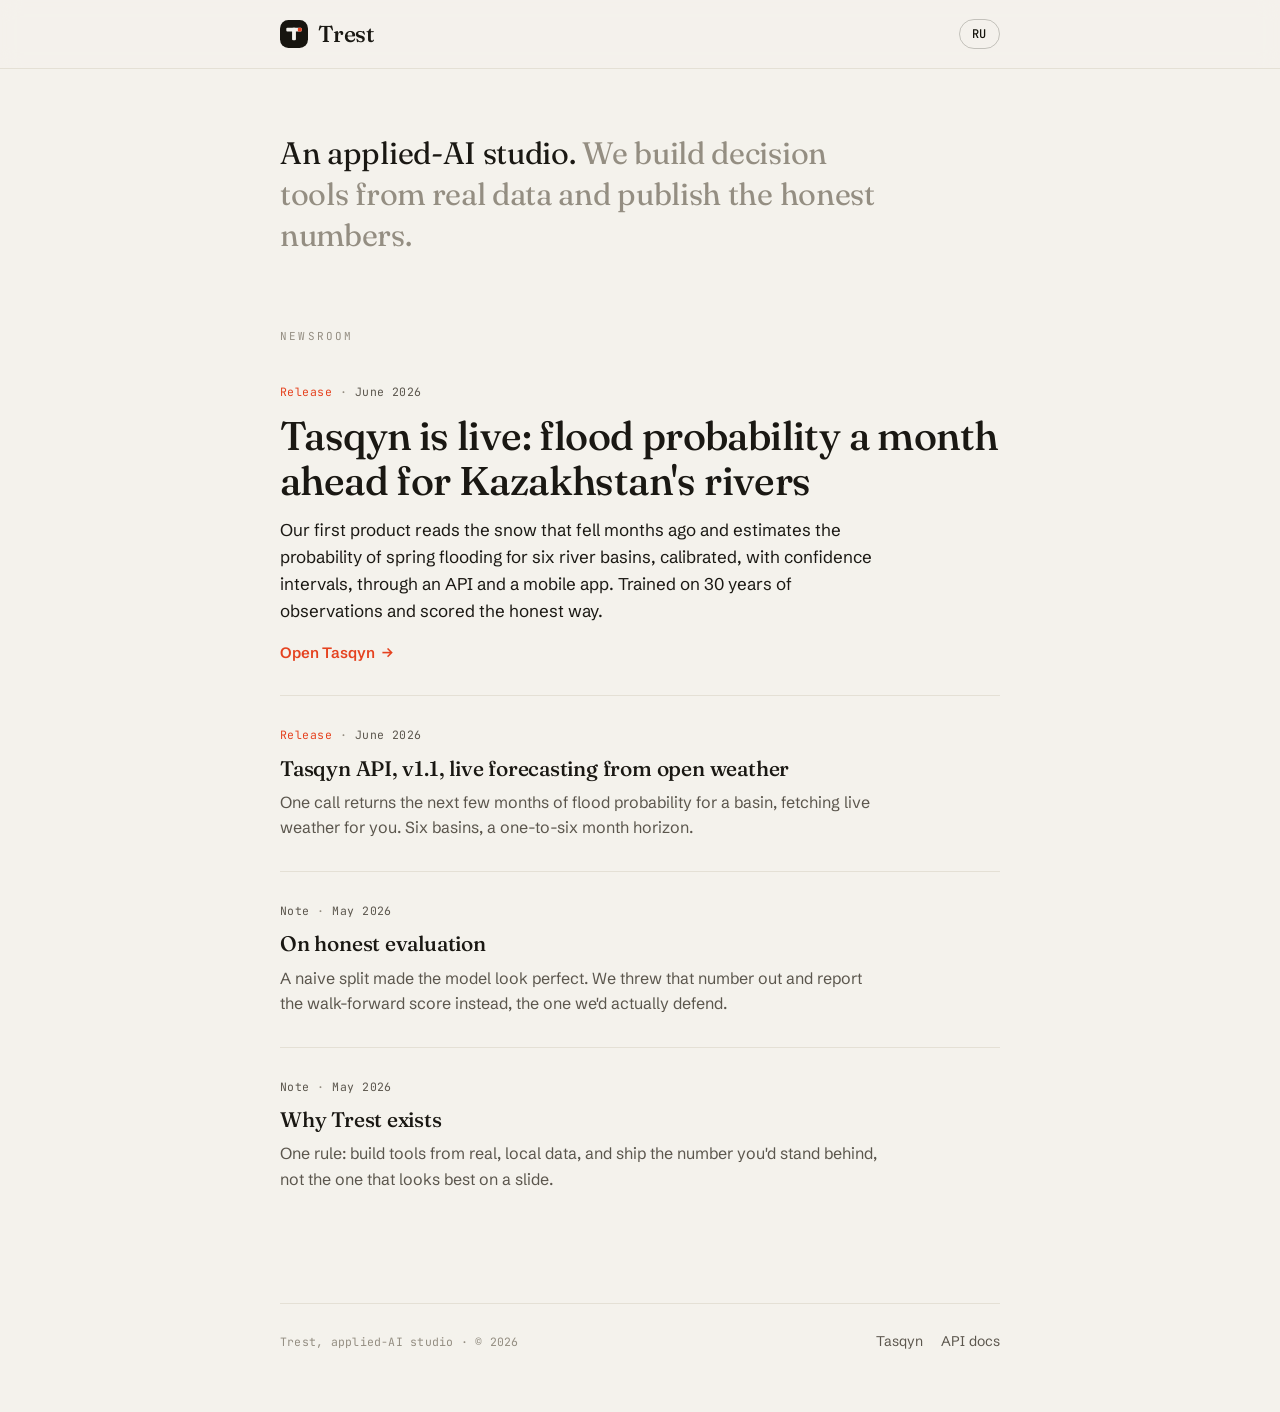
<file: index.html>
<!doctype html>
<html lang="en">
<head>
<meta charset="utf-8" />
<meta name="viewport" content="width=device-width, initial-scale=1" />
<title>Trest</title>
<meta name="description" content="Trest is an applied-AI studio building decision tools from real, local data. Latest: Tasqyn, month-ahead flood forecasting for Kazakhstan's rivers, is live." />
<link rel="icon" href="assets/trest-mark.svg" />
<link rel="preconnect" href="https://fonts.googleapis.com" />
<link rel="preconnect" href="https://fonts.gstatic.com" crossorigin />
<link href="https://fonts.googleapis.com/css2?family=Fraunces:opsz,wght@9..144,400;9..144,500;9..144,600&family=Schibsted+Grotesk:wght@400;500;600&family=JetBrains+Mono:wght@400;500&display=swap" rel="stylesheet" />
<link rel="stylesheet" href="trest.css" />
</head>
<body>

<header class="top">
  <div class="row">
    <a class="wordmark" href="/" aria-label="Trest">
      <svg class="mark" viewBox="0 0 40 40" role="img" aria-label="Trest">
        <rect x="0" y="0" width="40" height="40" rx="12" fill="#17150f"/>
        <rect x="9" y="11" width="22" height="5.5" rx="1.6" fill="#f4f2ec"/>
        <rect x="17.25" y="11" width="5.5" height="18" rx="1.6" fill="#f4f2ec"/>
        <rect x="25.5" y="11" width="5.5" height="5.5" rx="1.6" fill="#e5421f"/>
      </svg>
      <span class="wm-text">Trest</span>
    </a>
    <button id="trestLang" class="t-lang" type="button" aria-label="Язык / Language">RU</button>
  </div>
</header>

<main>
  <p class="intro rv"><span data-ru="Студия прикладного ИИ.">An applied-AI studio.</span> <span class="q" data-ru="Мы делаем инструменты для решений на реальных данных и публикуем честные цифры.">We build decision tools from real data and publish the honest numbers.</span></p>

  <div class="label rv" data-ru="Новости">Newsroom</div>

  <div class="news">

    <article class="item lead link rv" data-href="tasqyn/">
      <div class="meta"><span class="rel" data-ru="Релиз">Release</span> · <span class="k" data-ru="июнь 2026">June 2026</span></div>
      <h2 data-ru="Tasqyn запущен: вероятность паводка на месяц вперёд для рек Казахстана">Tasqyn is live: flood probability a month ahead for Kazakhstan's rivers</h2>
      <p data-ru="Наш первый продукт читает снег, выпавший месяцы назад, и оценивает вероятность весеннего паводка для шести речных бассейнов: с калибровкой и доверительными интервалами, через API и мобильное приложение. Обучен на 30 годах наблюдений и проверен честно.">Our first product reads the snow that fell months ago and estimates the probability of spring
        flooding for six river basins, calibrated, with confidence intervals, through an API and a mobile
        app. Trained on 30 years of observations and scored the honest way.</p>
      <a class="more" href="tasqyn/" data-ru="Открыть Tasqyn →">Open Tasqyn <span class="arr">→</span></a>
    </article>

    <article class="item link rv" data-href="tasqyn/docs/">
      <div class="meta"><span class="rel" data-ru="Релиз">Release</span> · <span class="k" data-ru="июнь 2026">June 2026</span></div>
      <h3 data-ru="Tasqyn API, v1.1: живой прогноз по открытой погоде">Tasqyn API, v1.1, live forecasting from open weather</h3>
      <p data-ru="Один запрос возвращает вероятность паводка на ближайшие месяцы для бассейна и сам подтягивает живую погоду. Шесть бассейнов, горизонт от одного до шести месяцев.">One call returns the next few months of flood probability for a basin, fetching live weather for
        you. Six basins, a one-to-six month horizon.</p>
    </article>

    <article class="item link rv" data-href="tasqyn/#model">
      <div class="meta"><span class="k" data-ru="Заметка">Note</span> · <span class="k" data-ru="май 2026">May 2026</span></div>
      <h3 data-ru="О честной оценке">On honest evaluation</h3>
      <p data-ru="Наивный сплит сделал модель идеальной на вид. Мы выбросили эту цифру и приводим walk-forward результат, тот, который готовы защищать.">A naive split made the model look perfect. We threw that number out and report the walk-forward
        score instead, the one we'd actually defend.</p>
    </article>

    <article class="item rv">
      <div class="meta"><span class="k" data-ru="Заметка">Note</span> · <span class="k" data-ru="май 2026">May 2026</span></div>
      <h3 data-ru="Зачем нужен Trest">Why Trest exists</h3>
      <p data-ru="Одно правило: делать инструменты на реальных локальных данных и показывать цифру, за которую не стыдно, а не ту, что красивее на слайде.">One rule: build tools from real, local data, and ship the number you'd stand behind, not the one
        that looks best on a slide.</p>
    </article>

  </div>
</main>

<footer>
  <span class="who" data-ru="Trest · студия прикладного ИИ · © 2026">Trest, applied-AI studio · © 2026</span>
  <span class="links">
    <a href="tasqyn/">Tasqyn</a>
    <a href="tasqyn/docs/" data-ru="API">API docs</a>
  </span>
</footer>

<script src="trest.js"></script>
</body>
</html>
</file>
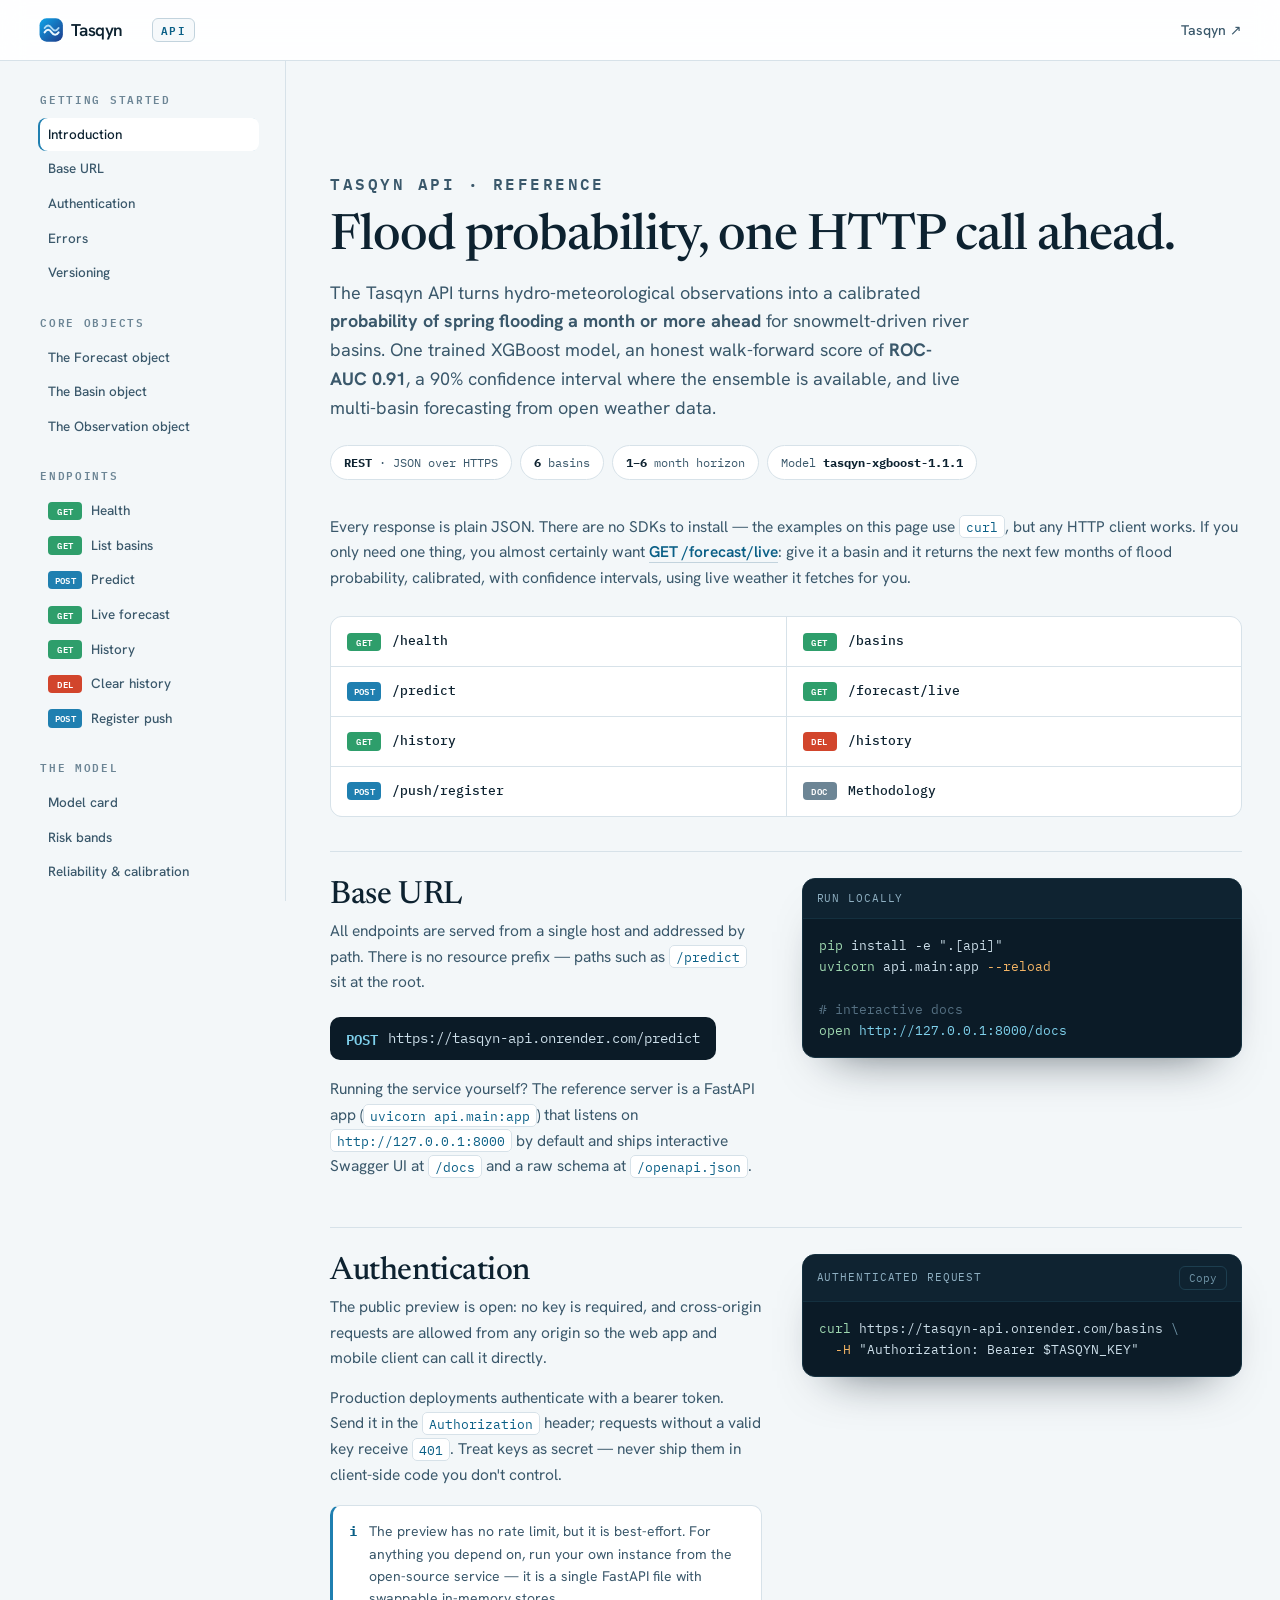
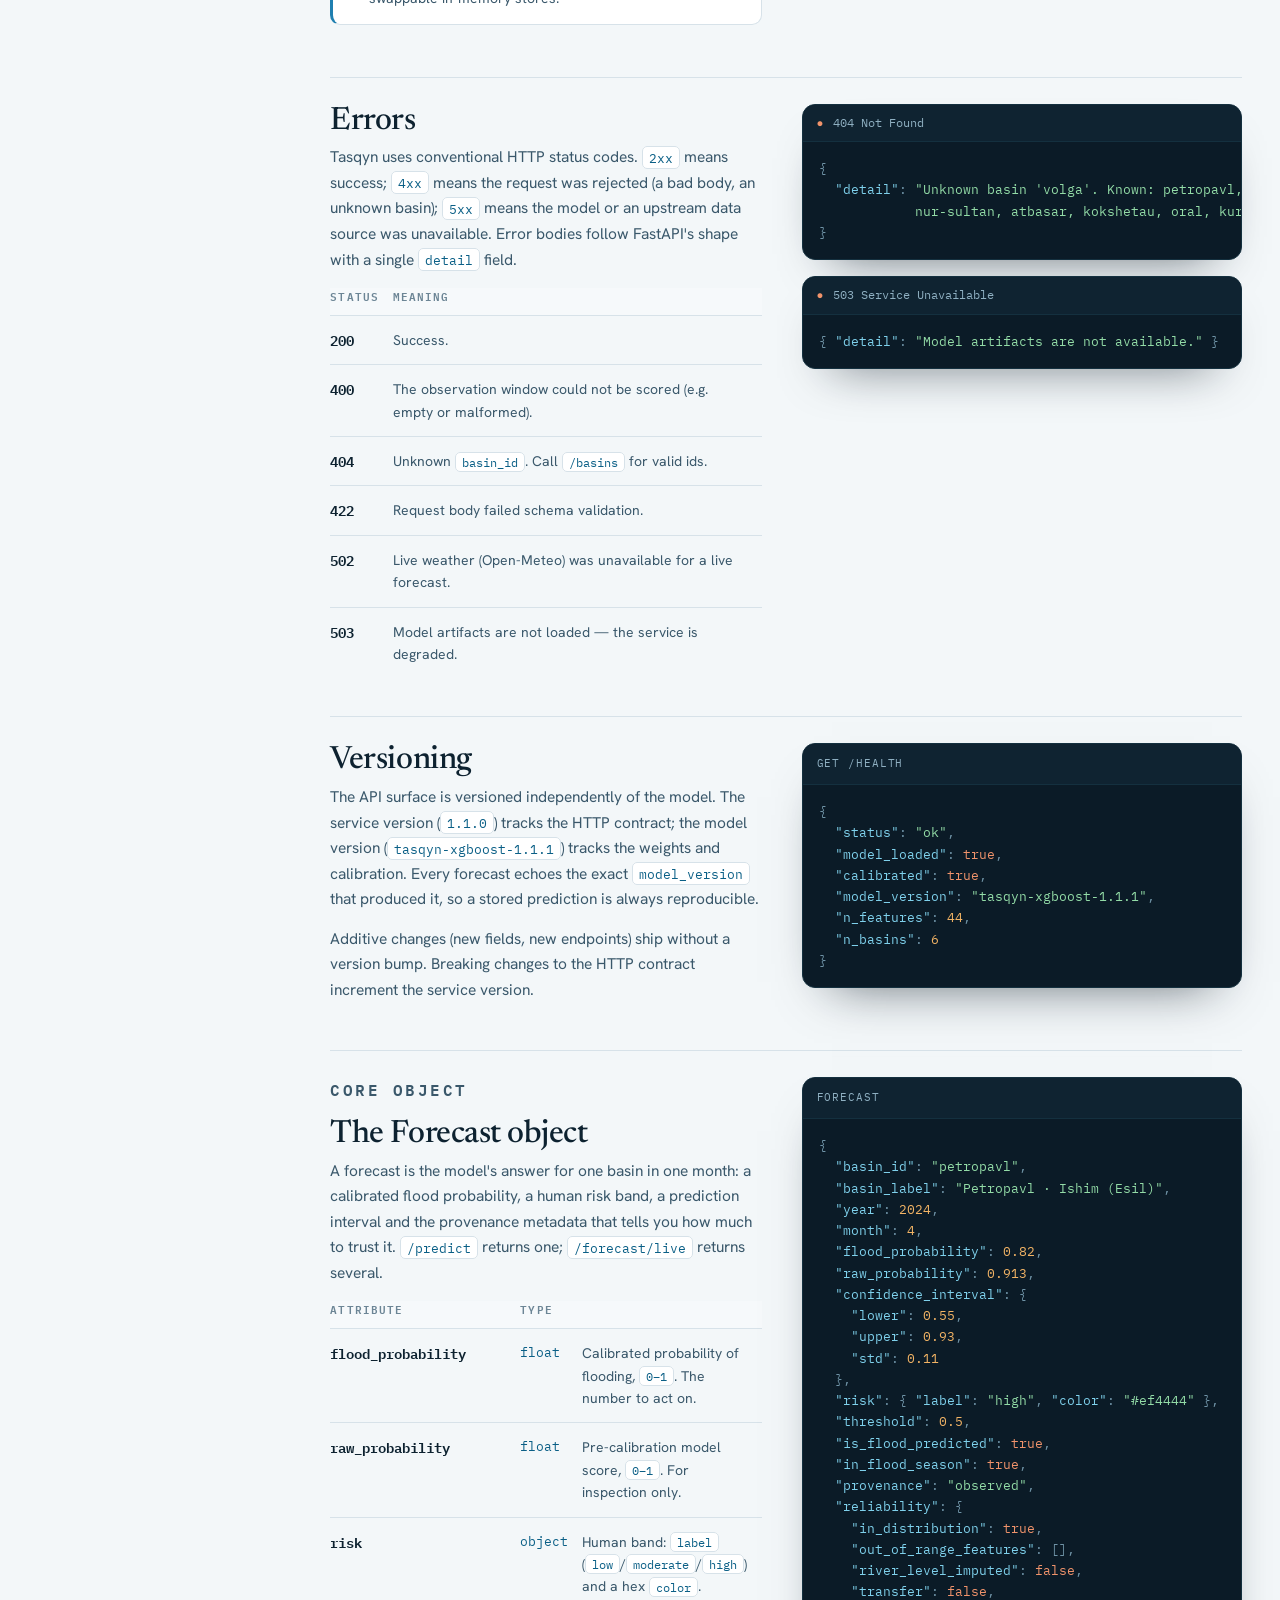
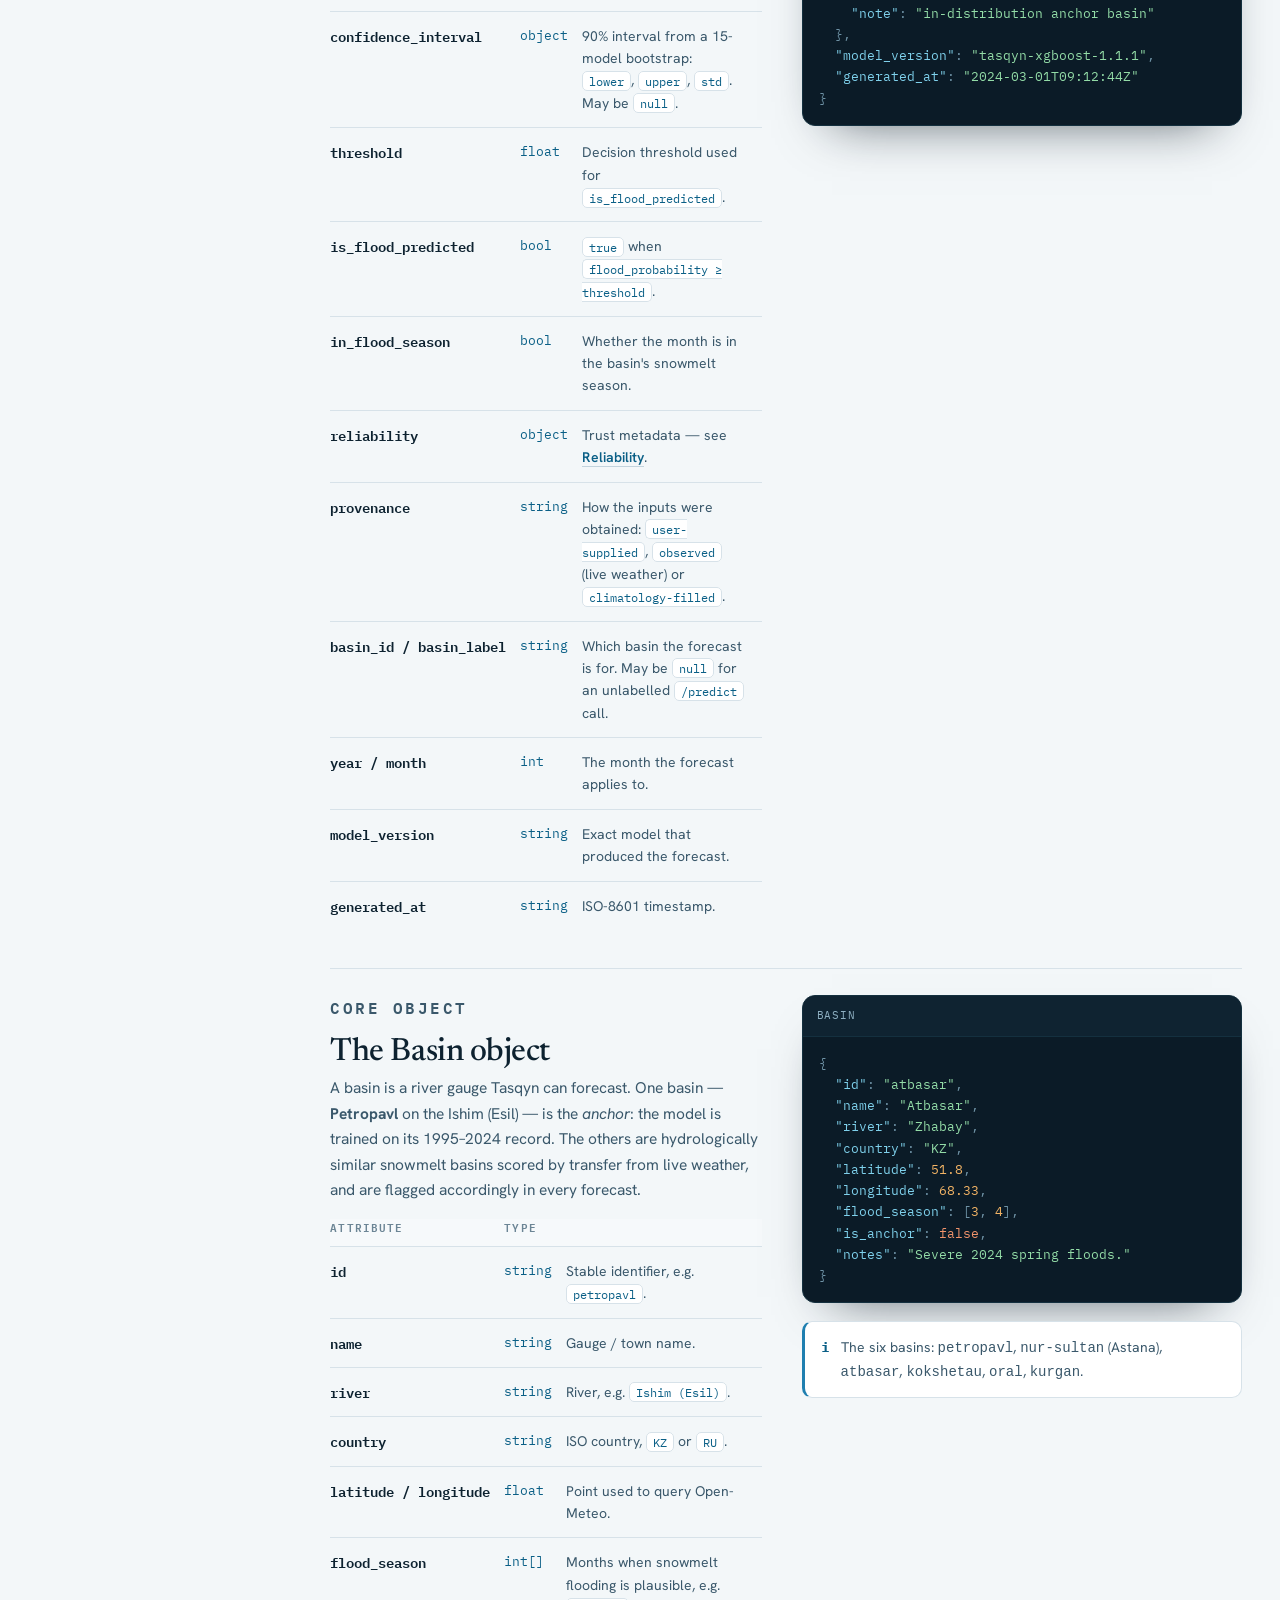
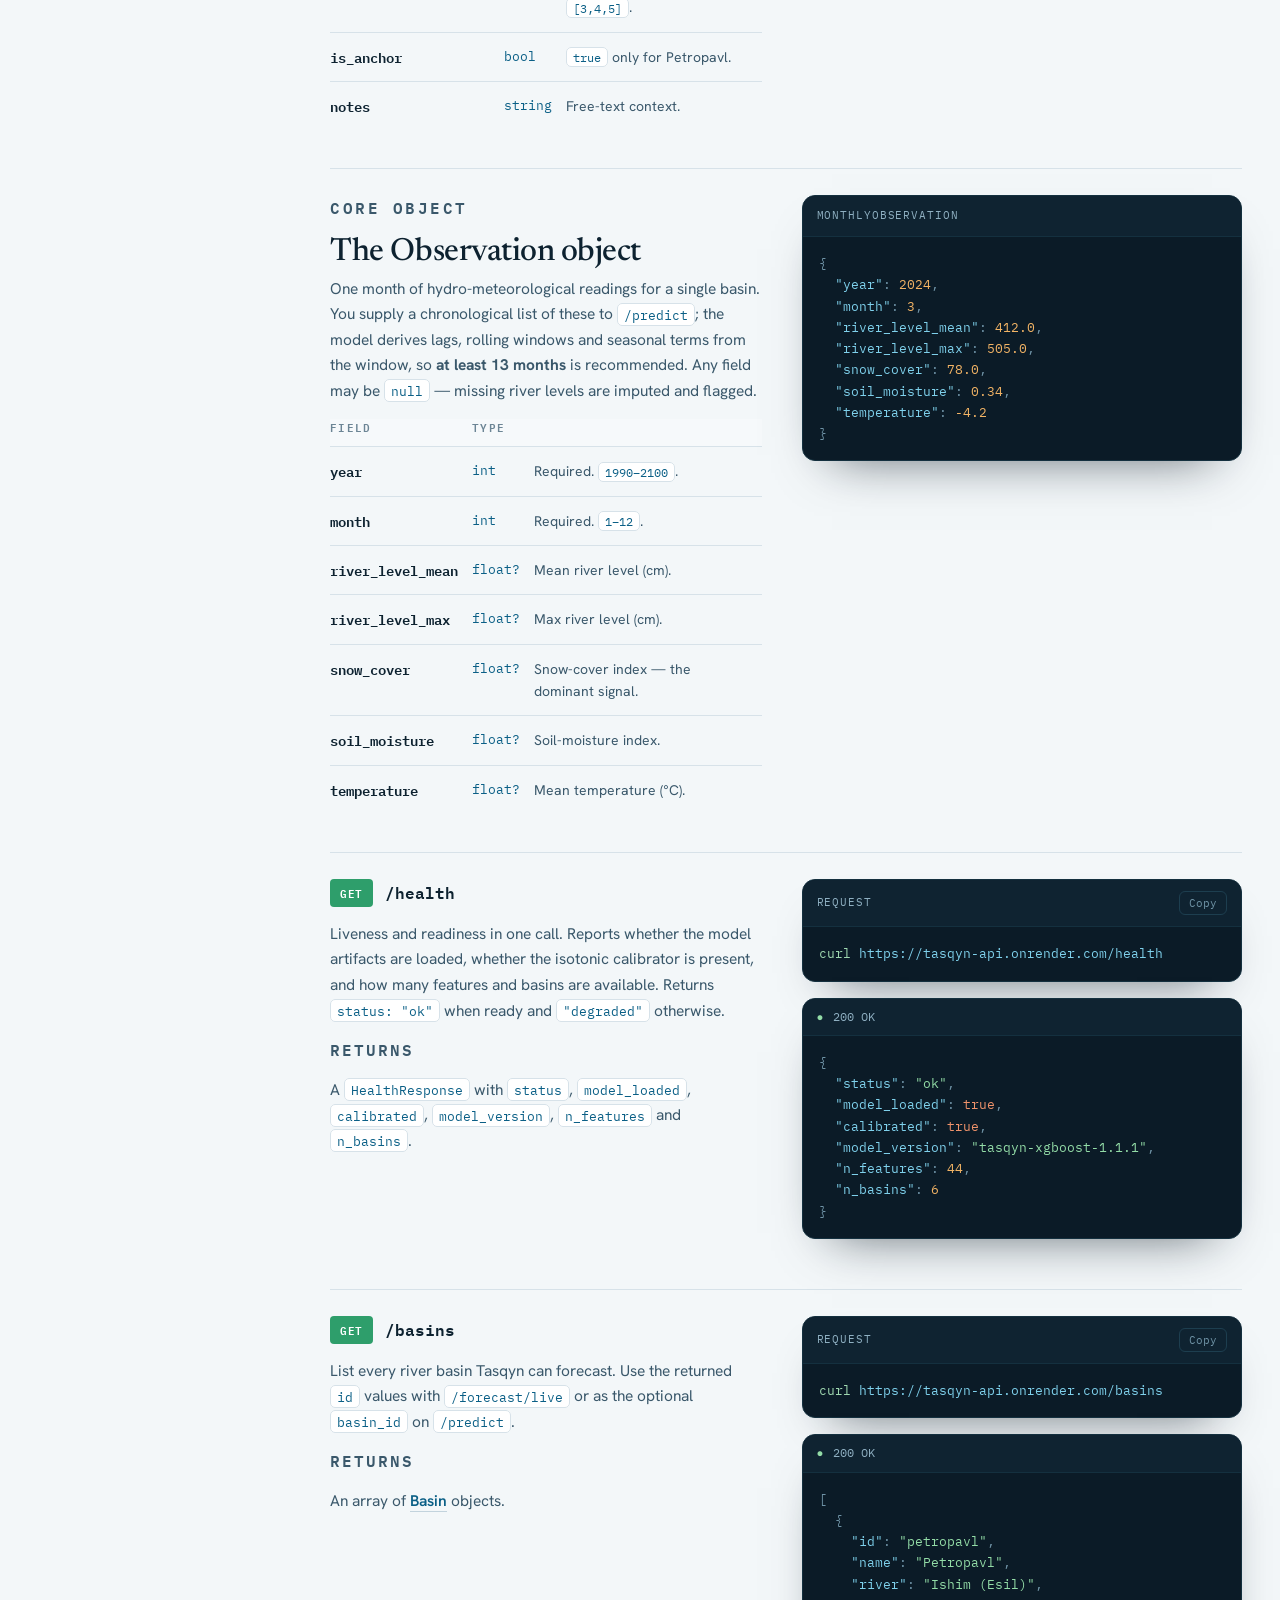
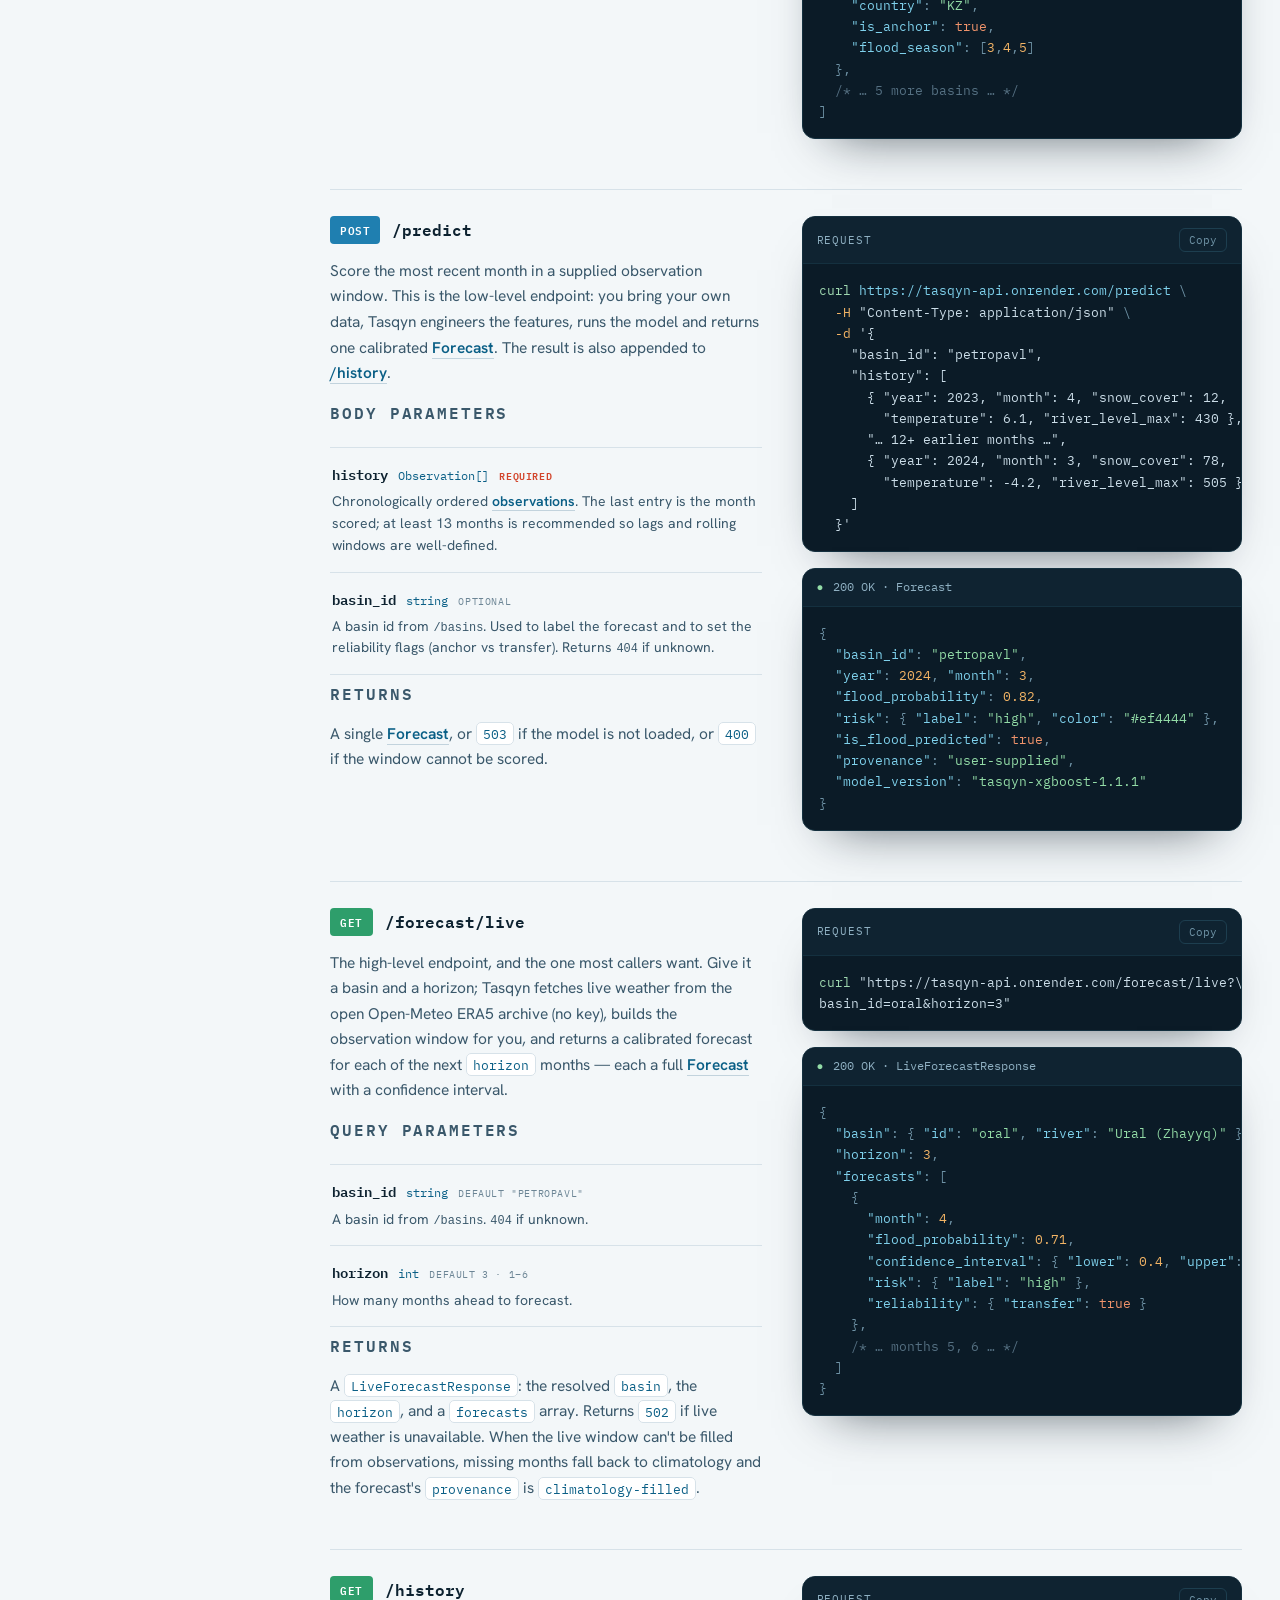
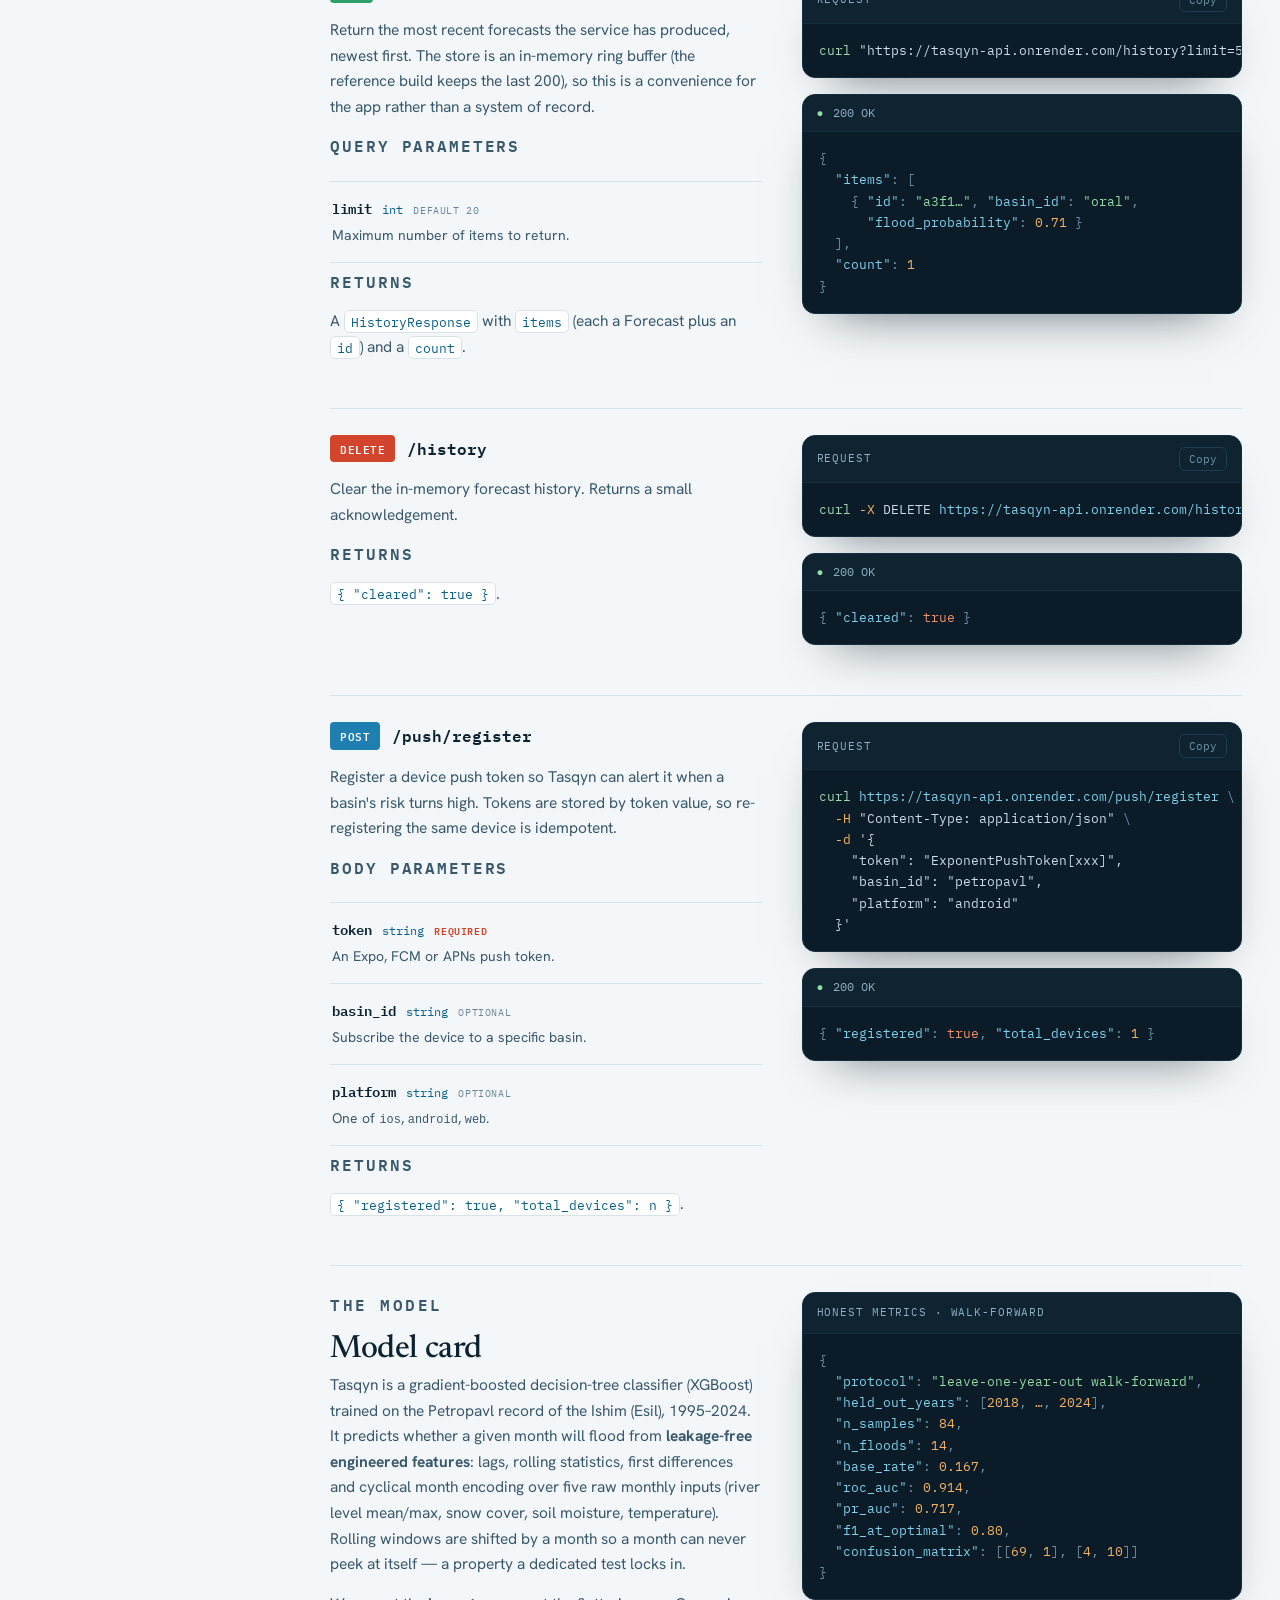
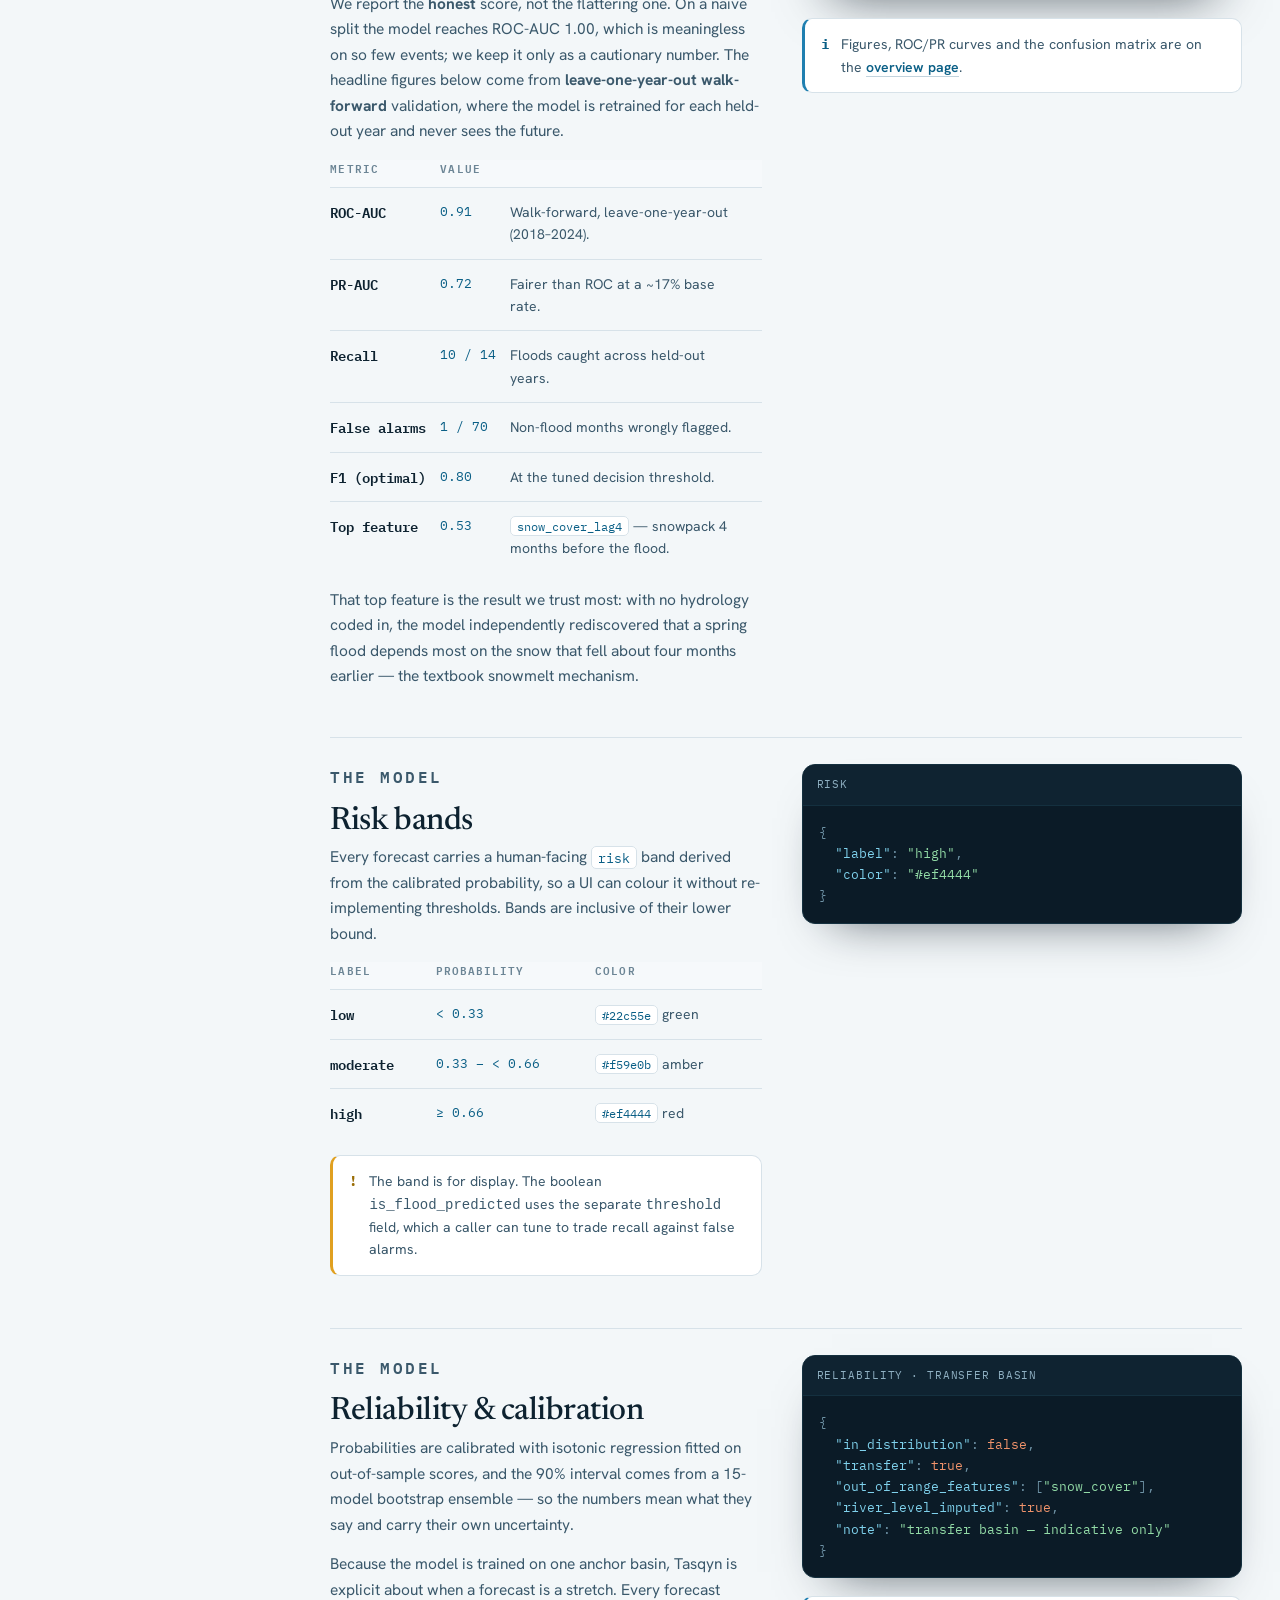
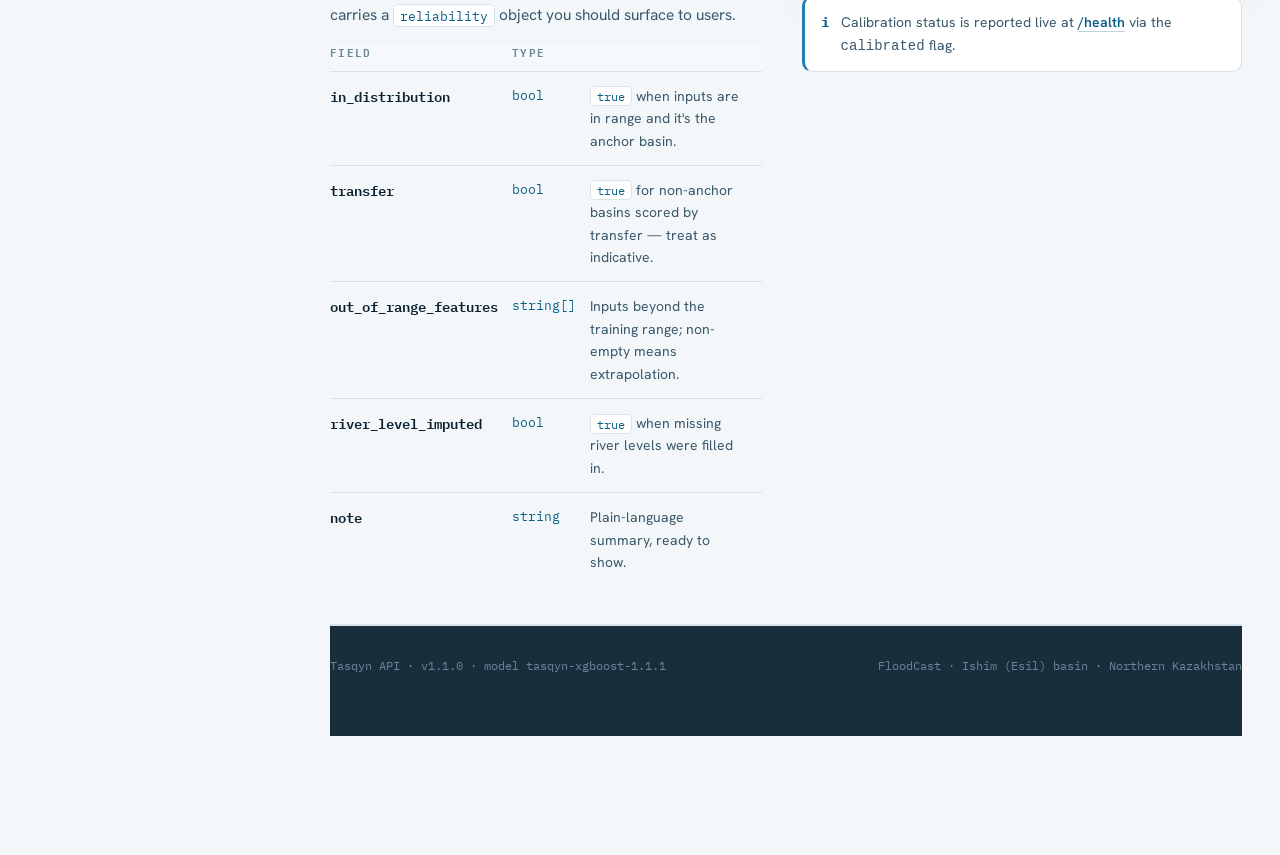
<file: tasqyn/docs/index.html>
<!doctype html>
<html lang="en">
<head>
<meta charset="utf-8" />
<meta name="viewport" content="width=device-width, initial-scale=1" />
<title>Tasqyn API Reference</title>
<meta name="description" content="Tasqyn API reference — REST endpoints and the flood-forecasting model. Score observation windows, run live multi-basin forecasts, read calibrated flood probabilities with confidence intervals. XGBoost, honest walk-forward validation." />
<link rel="icon" href="../assets/icon.svg" />
<link rel="preconnect" href="https://fonts.googleapis.com" />
<link rel="preconnect" href="https://fonts.gstatic.com" crossorigin />
<link href="https://fonts.googleapis.com/css2?family=Newsreader:ital,opsz,wght@0,6..72,400;0,6..72,500;0,6..72,600;1,6..72,400&family=Hanken+Grotesk:wght@400;500;600;700&family=IBM+Plex+Mono:wght@400;500;600&display=swap" rel="stylesheet" />
<link rel="stylesheet" href="../styles.css" />
<style>
/* ============================================================
   Tasqyn API reference — Stripe-style three-column docs.
   Reuses tokens/fonts from styles.css; adds the docs shell,
   the sticky sidebar and the dark code rail.
   ============================================================ */
:root{
  --doc-bg:#f3f7f9;
  --code-bg:#0b1b27;
  --code-bg-2:#0f2331;
  --code-line:#14303f;
  --code-ink:#cbdde8;
  --code-mut:#5d7e91;
  --t-key:#7fd1ec;
  --t-str:#93dca7;
  --t-num:#f3b465;
  --t-bool:#f0936b;
  --t-punc:#6f93a6;
  --t-com:#557082;
}
html{background:var(--doc-bg);scroll-behavior:smooth}
body.docs-body{background:var(--doc-bg);color:var(--ink)}
a:focus-visible,button:focus-visible{outline:2px solid var(--water);outline-offset:2px;border-radius:4px}

/* ---- top bar ---- */
.doc-top{position:sticky;top:0;z-index:60;background:rgba(255,255,255,.88);
  backdrop-filter:blur(12px);border-bottom:1px solid var(--line)}
.doc-top .row{width:min(1340px,94vw);margin:0 auto;display:flex;align-items:center;
  justify-content:space-between;height:60px;gap:18px}
.doc-brand{display:flex;align-items:center;gap:11px;color:var(--ink)}
.doc-brand .logo{height:28px;width:auto;display:block}
.doc-brand .logo .wordmark{font-family:var(--sans);font-size:22px;font-weight:600;letter-spacing:-.6px}
.api-badge{font-family:var(--mono);font-size:10.5px;font-weight:600;letter-spacing:.12em;
  color:var(--water-deep);background:var(--surface-2);border:1px solid var(--line-2);
  border-radius:6px;padding:3px 8px;text-transform:uppercase}
.doc-right{display:flex;align-items:center;gap:14px}
.doc-back{font-size:14px;font-weight:500;color:var(--ink-2);transition:color .18s}
.doc-back:hover{color:var(--water-deep)}
.doc-burger{display:none;flex-direction:column;gap:5px;background:none;border:0;cursor:pointer;padding:8px}
.doc-burger span{display:block;width:22px;height:2px;background:var(--ink);border-radius:2px}
@media(max-width:880px){.doc-burger{display:flex}}

/* ---- shell ---- */
.doc-shell{width:min(1340px,94vw);margin:0 auto;display:grid;
  grid-template-columns:248px minmax(0,1fr);gap:0;align-items:start}

/* ---- sidebar ---- */
.doc-side{position:sticky;top:60px;height:calc(100vh - 60px);overflow-y:auto;
  padding:30px 26px 60px 0;border-right:1px solid var(--line)}
.doc-side::-webkit-scrollbar{width:8px}
.doc-side::-webkit-scrollbar-thumb{background:var(--line-2);border-radius:8px}
.side-group{margin-bottom:24px}
.side-group h4{font-family:var(--mono);font-size:10.5px;letter-spacing:.16em;text-transform:uppercase;
  color:var(--muted);font-weight:600;margin:0 0 10px;padding-left:2px}
.side-group a{display:flex;align-items:center;gap:9px;font-size:13.5px;color:var(--ink-2);
  padding:6px 10px;border-radius:8px;font-weight:500;transition:.15s;margin-bottom:1px}
.side-group a:hover{background:var(--surface);color:var(--ink)}
.side-group a.on{background:var(--surface);color:var(--ink);box-shadow:inset 2px 0 0 var(--water)}
.m-tag{font-family:var(--mono);font-size:9px;font-weight:600;letter-spacing:.04em;padding:2px 5px;
  border-radius:4px;color:#fff;flex:none;min-width:34px;text-align:center}
.m-get{background:#2e9e6b}.m-post{background:#1f7fb0}.m-del{background:#d2452c}

/* ---- main column ---- */
.doc-main{padding:30px 0 120px 44px;min-width:0}
.doc-section{padding:26px 0 34px;border-bottom:1px solid var(--line);scroll-margin-top:80px}
.doc-section:last-child{border-bottom:0}

/* two-column: prose left, code rail right */
.split{display:grid;grid-template-columns:minmax(0,1fr) minmax(0,440px);gap:40px;align-items:start}
@media(max-width:1100px){.split{grid-template-columns:1fr}}
.split .code-col{position:sticky;top:80px}
@media(max-width:1100px){.split .code-col{position:static}}

.doc-h1{font-family:var(--serif);font-weight:500;font-size:clamp(34px,4.4vw,50px);
  letter-spacing:-.02em;line-height:1.04;margin:0 0 16px}
.doc-h2{font-family:var(--serif);font-weight:500;font-size:clamp(24px,3vw,32px);
  letter-spacing:-.015em;margin:0 0 6px}
.doc-ey{font-family:var(--mono);font-size:11.5px;letter-spacing:.16em;text-transform:uppercase;
  color:var(--water-deep);font-weight:600;margin:0 0 10px}
.doc-main p{font-size:15.5px;line-height:1.65;color:var(--ink-2);margin:0 0 14px}
.doc-main p code,.doc-main li code,td code,.inline{font-family:var(--mono);font-size:.86em;
  background:var(--surface);border:1px solid var(--line);border-radius:5px;padding:1.5px 6px;color:var(--water-deep)}
.doc-main a.lnk{color:var(--water-deep);font-weight:600;border-bottom:1px solid var(--line-2)}
.doc-main a.lnk:hover{border-bottom-color:var(--water)}

.endpoint-head{display:flex;align-items:center;gap:12px;flex-wrap:wrap;margin:0 0 14px}
.endpoint-head .m-tag{font-size:11px;padding:5px 10px;min-width:auto}
.endpoint-head .path{font-family:var(--mono);font-size:16px;font-weight:600;color:var(--ink);word-break:break-all}

/* parameter list */
.params{margin:22px 0 6px;border-top:1px solid var(--line)}
.param{padding:15px 2px;border-bottom:1px solid var(--line)}
.param .pl{display:flex;align-items:baseline;gap:10px;flex-wrap:wrap}
.param .pn{font-family:var(--mono);font-size:13.5px;font-weight:600;color:var(--ink)}
.param .pt{font-family:var(--mono);font-size:12px;color:var(--water-deep)}
.param .req{font-family:var(--mono);font-size:10px;letter-spacing:.06em;text-transform:uppercase;
  color:var(--high);font-weight:600}
.param .opt{font-family:var(--mono);font-size:10px;letter-spacing:.06em;text-transform:uppercase;color:var(--muted)}
.param .pd{font-size:14px;color:var(--ink-2);margin-top:6px;line-height:1.55}
.param .pd code{font-size:.85em}
.params-title{font-family:var(--mono);font-size:11px;letter-spacing:.12em;text-transform:uppercase;
  color:var(--muted);font-weight:600;margin:26px 0 0}

/* attribute table (object fields) */
.attrs{width:100%;border-collapse:collapse;margin:16px 0 4px;font-size:14px}
.attrs th{text-align:left;font-family:var(--mono);font-size:10.5px;letter-spacing:.1em;text-transform:uppercase;
  color:var(--muted);font-weight:600;padding:0 14px 10px 0;border-bottom:1px solid var(--line)}
.attrs td{padding:13px 14px 13px 0;border-bottom:1px solid var(--line);vertical-align:top;color:var(--ink-2)}
.attrs td:first-child{font-family:var(--mono);font-weight:600;color:var(--ink);white-space:nowrap}
.attrs td.ty{font-family:var(--mono);color:var(--water-deep);font-size:12.5px;white-space:nowrap}

/* callouts */
.note{display:flex;gap:12px;background:var(--surface);border:1px solid var(--line);
  border-left:3px solid var(--water);border-radius:10px;padding:14px 16px;margin:18px 0;font-size:14px;color:var(--ink-2)}
.note.warn{border-left-color:var(--elevated)}
.note .ni{font-family:var(--mono);font-weight:700;color:var(--water-deep);flex:none}
.note.warn .ni{color:#9a6d06}

/* ---- code rail ---- */
.code-block{background:var(--code-bg);border:1px solid #14303f;border-radius:13px;overflow:hidden;
  box-shadow:0 24px 50px -30px rgba(8,22,33,.7);margin-bottom:16px}
.code-head{display:flex;align-items:center;justify-content:space-between;gap:10px;
  padding:11px 14px;background:var(--code-bg-2);border-bottom:1px solid #14303f}
.code-head .ct{font-family:var(--mono);font-size:11px;letter-spacing:.08em;color:#8fb0c2;text-transform:uppercase}
.code-head .copy{font-family:var(--mono);font-size:10.5px;color:#6f93a6;background:transparent;border:1px solid #1d3e4f;
  border-radius:6px;padding:4px 9px;cursor:pointer;transition:.15s}
.code-head .copy:hover{color:#cbdde8;border-color:#2a5468}
.code-tabs{display:flex;gap:2px;padding:8px 10px 0;background:var(--code-bg-2)}
.code-tabs button{font-family:var(--mono);font-size:11.5px;color:#6f93a6;background:transparent;border:0;
  padding:7px 12px;border-radius:7px 7px 0 0;cursor:pointer;transition:.15s}
.code-tabs button.on{color:#eaf4f9;background:var(--code-bg)}
pre{margin:0;padding:16px;overflow-x:auto;font-family:var(--mono);font-size:12.5px;line-height:1.7;color:var(--code-ink)}
pre::-webkit-scrollbar{height:7px}
pre::-webkit-scrollbar-thumb{background:#1d3e4f;border-radius:7px}
code.json,code.sh{font-family:var(--mono)}
.tk-key{color:var(--t-key)}.tk-str{color:var(--t-str)}.tk-num{color:var(--t-num)}
.tk-bool{color:var(--t-bool)}.tk-punc{color:var(--t-punc)}.tk-com{color:#557082}
.sh-cmd{color:#9fd8b0}.sh-flag{color:#f3b465}.sh-url{color:#7fd1ec}.sh-str{color:#cbdde8}.sh-punc{color:#6f93a6}
.resp-line{display:flex;align-items:center;gap:9px;padding:9px 14px;background:var(--code-bg-2);
  border-bottom:1px solid #14303f;font-family:var(--mono);font-size:11.5px;color:#8fb0c2}
.resp-200{color:#93dca7}.resp-4xx{color:#f0936b}

/* hero band */
.doc-hero{padding:54px 0 30px}
.doc-hero .lede{font-size:18px;line-height:1.6;color:var(--ink-2);max-width:680px}
.base-url{display:inline-flex;align-items:center;gap:10px;font-family:var(--mono);font-size:13.5px;
  background:var(--code-bg);color:#cbdde8;border-radius:10px;padding:11px 16px;margin-top:8px}
.base-url b{color:#7fd1ec;font-weight:600}

.chip-row{display:flex;flex-wrap:wrap;gap:8px;margin:22px 0 4px}
.chip-row .c{font-family:var(--mono);font-size:12px;color:var(--ink-2);background:var(--surface);
  border:1px solid var(--line);border-radius:999px;padding:7px 13px}
.chip-row .c b{color:var(--ink)}

.endpoint-index{display:grid;grid-template-columns:1fr 1fr;gap:1px;background:var(--line);
  border:1px solid var(--line);border-radius:12px;overflow:hidden;margin-top:26px}
@media(max-width:680px){.endpoint-index{grid-template-columns:1fr}}
.endpoint-index a{display:flex;align-items:center;gap:11px;background:var(--surface);padding:14px 16px;transition:.15s}
.endpoint-index a:hover{background:var(--surface-2)}
.endpoint-index .path{font-family:var(--mono);font-size:13px;color:var(--ink);font-weight:500}

.doc-foot{border-top:1px solid var(--line);padding:30px 0 60px;color:var(--muted);
  font-family:var(--mono);font-size:12px;display:flex;justify-content:space-between;flex-wrap:wrap;gap:12px}

@media(max-width:880px){
  .doc-shell{grid-template-columns:1fr}
  .doc-side{position:fixed;top:60px;left:0;bottom:0;width:280px;background:var(--surface);
    border-right:1px solid var(--line);padding:24px 22px;transform:translateX(-102%);transition:transform .25s;z-index:55;height:auto}
  .doc-side.open{transform:none;box-shadow:0 30px 80px -20px rgba(13,42,61,.4)}
  .doc-main{padding:24px 0 100px}
}
</style>
</head>
<body class="docs-body">

<!-- top bar -->
<header class="doc-top">
  <div class="row">
    <a class="doc-brand" href="../#top" aria-label="Tasqyn">
      <svg class="logo" viewBox="0 0 132 36" role="img" aria-label="Tasqyn">
        <defs><linearGradient id="lgd" x1="0" y1="0" x2="1" y2="1"><stop offset="0" stop-color="#0ea5e9"/><stop offset="1" stop-color="#1e3a8a"/></linearGradient></defs>
        <rect x="2" y="3" width="30" height="30" rx="9" fill="url(#lgd)"/>
        <path d="M8.5 21 q4.5 -6.5 9 0 q4.5 6.5 9 0" stroke="#eaf7ff" stroke-width="2.6" fill="none" stroke-linecap="round"/>
        <path d="M8.5 15.5 q4.5 -6.5 9 0 q4.5 6.5 9 0" stroke="#bfe6fb" stroke-width="2.4" fill="none" stroke-linecap="round" opacity=".9"/>
        <text x="43" y="26" class="wordmark" fill="currentColor">Tasqyn</text>
      </svg>
      <span class="api-badge">API</span>
    </a>
    <div class="doc-right">
      <a class="doc-back" href="../">Tasqyn&nbsp;↗</a>
      <button class="doc-burger" id="docBurger" aria-label="Open navigation"><span></span><span></span><span></span></button>
    </div>
  </div>
</header>

<div class="doc-shell">

  <!-- sidebar -->
  <aside class="doc-side" id="docSide">
    <div class="side-group">
      <h4>Getting started</h4>
      <a href="#introduction">Introduction</a>
      <a href="#base-url">Base URL</a>
      <a href="#authentication">Authentication</a>
      <a href="#errors">Errors</a>
      <a href="#versioning">Versioning</a>
    </div>
    <div class="side-group">
      <h4>Core objects</h4>
      <a href="#forecast-object">The Forecast object</a>
      <a href="#basin-object">The Basin object</a>
      <a href="#observation-object">The Observation object</a>
    </div>
    <div class="side-group">
      <h4>Endpoints</h4>
      <a href="#health"><span class="m-tag m-get">GET</span> Health</a>
      <a href="#basins"><span class="m-tag m-get">GET</span> List basins</a>
      <a href="#predict"><span class="m-tag m-post">POST</span> Predict</a>
      <a href="#forecast-live"><span class="m-tag m-get">GET</span> Live forecast</a>
      <a href="#history"><span class="m-tag m-get">GET</span> History</a>
      <a href="#clear-history"><span class="m-tag m-del">DEL</span> Clear history</a>
      <a href="#push-register"><span class="m-tag m-post">POST</span> Register push</a>
    </div>
    <div class="side-group">
      <h4>The model</h4>
      <a href="#model">Model card</a>
      <a href="#risk-bands">Risk bands</a>
      <a href="#reliability">Reliability &amp; calibration</a>
    </div>
  </aside>

  <!-- main -->
  <main class="doc-main">

    <!-- hero / intro -->
    <section class="doc-section" id="introduction">
      <div class="doc-hero">
        <p class="doc-ey">Tasqyn API · Reference</p>
        <h1 class="doc-h1">Flood probability, one HTTP call ahead.</h1>
        <p class="lede">The Tasqyn API turns hydro-meteorological observations into a calibrated
          <b>probability of spring flooding a month or more ahead</b> for snowmelt-driven river basins.
          One trained XGBoost model, an honest walk-forward score of <b>ROC-AUC&nbsp;0.91</b>, a 90% confidence
          interval where the ensemble is available, and live multi-basin forecasting from open weather data.</p>
        <div class="chip-row">
          <span class="c"><b>REST</b> · JSON over HTTPS</span>
          <span class="c"><b>6</b> basins</span>
          <span class="c"><b>1–6</b> month horizon</span>
          <span class="c">Model <b>tasqyn-xgboost-1.1.1</b></span>
        </div>
      </div>

      <p>Every response is plain JSON. There are no SDKs to install — the examples on this page use
        <code>curl</code>, but any HTTP client works. If you only need one thing, you almost certainly
        want <a href="#forecast-live" class="lnk">GET&nbsp;/forecast/live</a>: give it a basin and it returns
        the next few months of flood probability, calibrated, with confidence intervals, using live weather
        it fetches for you.</p>

      <div class="endpoint-index">
        <a href="#health"><span class="m-tag m-get">GET</span><span class="path">/health</span></a>
        <a href="#basins"><span class="m-tag m-get">GET</span><span class="path">/basins</span></a>
        <a href="#predict"><span class="m-tag m-post">POST</span><span class="path">/predict</span></a>
        <a href="#forecast-live"><span class="m-tag m-get">GET</span><span class="path">/forecast/live</span></a>
        <a href="#history"><span class="m-tag m-get">GET</span><span class="path">/history</span></a>
        <a href="#clear-history"><span class="m-tag m-del">DEL</span><span class="path">/history</span></a>
        <a href="#push-register"><span class="m-tag m-post">POST</span><span class="path">/push/register</span></a>
        <a href="../#model"><span class="m-tag m-get" style="background:#6c8595">DOC</span><span class="path">Methodology</span></a>
      </div>
    </section>

    <!-- base url -->
    <section class="doc-section" id="base-url">
      <div class="split">
        <div>
          <h2 class="doc-h2">Base URL</h2>
          <p>All endpoints are served from a single host and addressed by path. There is no resource
            prefix — paths such as <code>/predict</code> sit at the root.</p>
          <div class="base-url"><b>POST</b> https://tasqyn-api.onrender.com/predict</div>
          <p style="margin-top:16px">Running the service yourself? The reference server is a FastAPI app
            (<code>uvicorn api.main:app</code>) that listens on <code>http://127.0.0.1:8000</code> by default
            and ships interactive Swagger UI at <code>/docs</code> and a raw schema at <code>/openapi.json</code>.</p>
        </div>
        <div class="code-col">
          <div class="code-block">
            <div class="code-head"><span class="ct">Run locally</span></div>
<pre><code class="sh"><span class="sh-cmd">pip</span> install -e <span class="sh-str">".[api]"</span>
<span class="sh-cmd">uvicorn</span> api.main:app <span class="sh-flag">--reload</span>

<span class="tk-com"># interactive docs</span>
<span class="sh-cmd">open</span> <span class="sh-url">http://127.0.0.1:8000/docs</span></code></pre>
          </div>
        </div>
      </div>
    </section>

    <!-- authentication -->
    <section class="doc-section" id="authentication">
      <div class="split">
        <div>
          <h2 class="doc-h2">Authentication</h2>
          <p>The public preview is open: no key is required, and cross-origin requests are allowed from any
            origin so the web app and mobile client can call it directly.</p>
          <p>Production deployments authenticate with a bearer token. Send it in the
            <code>Authorization</code> header; requests without a valid key receive <code>401</code>.
            Treat keys as secret — never ship them in client-side code you don't control.</p>
          <div class="note"><span class="ni">i</span><span>The preview has no rate limit, but it is best-effort.
            For anything you depend on, run your own instance from the open-source service — it is a single
            FastAPI file with swappable in-memory stores.</span></div>
        </div>
        <div class="code-col">
          <div class="code-block">
            <div class="code-head"><span class="ct">Authenticated request</span><button class="copy">Copy</button></div>
<pre><code class="sh"><span class="sh-cmd">curl</span> https://tasqyn-api.onrender.com/basins <span class="sh-punc">\</span>
  <span class="sh-flag">-H</span> <span class="sh-str">"Authorization: Bearer $TASQYN_KEY"</span></code></pre>
          </div>
        </div>
      </div>
    </section>

    <!-- errors -->
    <section class="doc-section" id="errors">
      <div class="split">
        <div>
          <h2 class="doc-h2">Errors</h2>
          <p>Tasqyn uses conventional HTTP status codes. <code>2xx</code> means success; <code>4xx</code>
            means the request was rejected (a bad body, an unknown basin); <code>5xx</code> means the model
            or an upstream data source was unavailable. Error bodies follow FastAPI's shape with a single
            <code>detail</code> field.</p>
          <table class="attrs">
            <thead><tr><th>Status</th><th>Meaning</th></tr></thead>
            <tbody>
              <tr><td>200</td><td>Success.</td></tr>
              <tr><td>400</td><td>The observation window could not be scored (e.g. empty or malformed).</td></tr>
              <tr><td>404</td><td>Unknown <code>basin_id</code>. Call <code>/basins</code> for valid ids.</td></tr>
              <tr><td>422</td><td>Request body failed schema validation.</td></tr>
              <tr><td>502</td><td>Live weather (Open-Meteo) was unavailable for a live forecast.</td></tr>
              <tr><td>503</td><td>Model artifacts are not loaded — the service is degraded.</td></tr>
            </tbody>
          </table>
        </div>
        <div class="code-col">
          <div class="code-block">
            <div class="resp-line"><span class="resp-4xx">●</span> 404 Not Found</div>
<pre><code class="json"><span class="tk-punc">{</span>
  <span class="tk-key">"detail"</span><span class="tk-punc">:</span> <span class="tk-str">"Unknown basin 'volga'. Known: petropavl,
            nur-sultan, atbasar, kokshetau, oral, kurgan"</span>
<span class="tk-punc">}</span></code></pre>
          </div>
          <div class="code-block">
            <div class="resp-line"><span class="resp-4xx">●</span> 503 Service Unavailable</div>
<pre><code class="json"><span class="tk-punc">{</span> <span class="tk-key">"detail"</span><span class="tk-punc">:</span> <span class="tk-str">"Model artifacts are not available."</span> <span class="tk-punc">}</span></code></pre>
          </div>
        </div>
      </div>
    </section>

    <!-- versioning -->
    <section class="doc-section" id="versioning">
      <div class="split">
        <div>
          <h2 class="doc-h2">Versioning</h2>
          <p>The API surface is versioned independently of the model. The service version
            (<code>1.1.0</code>) tracks the HTTP contract; the model version
            (<code>tasqyn-xgboost-1.1.1</code>) tracks the weights and calibration. Every forecast echoes the
            exact <code>model_version</code> that produced it, so a stored prediction is always reproducible.</p>
          <p>Additive changes (new fields, new endpoints) ship without a version bump. Breaking changes to the
            HTTP contract increment the service version.</p>
        </div>
        <div class="code-col">
          <div class="code-block">
            <div class="code-head"><span class="ct">GET /health</span></div>
<pre><code class="json"><span class="tk-punc">{</span>
  <span class="tk-key">"status"</span><span class="tk-punc">:</span> <span class="tk-str">"ok"</span><span class="tk-punc">,</span>
  <span class="tk-key">"model_loaded"</span><span class="tk-punc">:</span> <span class="tk-bool">true</span><span class="tk-punc">,</span>
  <span class="tk-key">"calibrated"</span><span class="tk-punc">:</span> <span class="tk-bool">true</span><span class="tk-punc">,</span>
  <span class="tk-key">"model_version"</span><span class="tk-punc">:</span> <span class="tk-str">"tasqyn-xgboost-1.1.1"</span><span class="tk-punc">,</span>
  <span class="tk-key">"n_features"</span><span class="tk-punc">:</span> <span class="tk-num">44</span><span class="tk-punc">,</span>
  <span class="tk-key">"n_basins"</span><span class="tk-punc">:</span> <span class="tk-num">6</span>
<span class="tk-punc">}</span></code></pre>
          </div>
        </div>
      </div>
    </section>

    <!-- ===================== CORE OBJECTS ===================== -->

    <!-- forecast object -->
    <section class="doc-section" id="forecast-object">
      <div class="split">
        <div>
          <p class="doc-ey">Core object</p>
          <h2 class="doc-h2">The Forecast object</h2>
          <p>A forecast is the model's answer for one basin in one month: a calibrated flood probability,
            a human risk band, a prediction interval and the provenance metadata that tells you how much to
            trust it. <code>/predict</code> returns one; <code>/forecast/live</code> returns several.</p>
          <table class="attrs">
            <thead><tr><th>Attribute</th><th>Type</th><th></th></tr></thead>
            <tbody>
              <tr><td>flood_probability</td><td class="ty">float</td><td>Calibrated probability of flooding, <code>0–1</code>. The number to act on.</td></tr>
              <tr><td>raw_probability</td><td class="ty">float</td><td>Pre-calibration model score, <code>0–1</code>. For inspection only.</td></tr>
              <tr><td>risk</td><td class="ty">object</td><td>Human band: <code>label</code> (<code>low</code>/<code>moderate</code>/<code>high</code>) and a hex <code>color</code>.</td></tr>
              <tr><td>confidence_interval</td><td class="ty">object</td><td>90% interval from a 15-model bootstrap: <code>lower</code>, <code>upper</code>, <code>std</code>. May be <code>null</code>.</td></tr>
              <tr><td>threshold</td><td class="ty">float</td><td>Decision threshold used for <code>is_flood_predicted</code>.</td></tr>
              <tr><td>is_flood_predicted</td><td class="ty">bool</td><td><code>true</code> when <code>flood_probability ≥ threshold</code>.</td></tr>
              <tr><td>in_flood_season</td><td class="ty">bool</td><td>Whether the month is in the basin's snowmelt season.</td></tr>
              <tr><td>reliability</td><td class="ty">object</td><td>Trust metadata — see <a href="#reliability" class="lnk">Reliability</a>.</td></tr>
              <tr><td>provenance</td><td class="ty">string</td><td>How the inputs were obtained: <code>user-supplied</code>, <code>observed</code> (live weather) or <code>climatology-filled</code>.</td></tr>
              <tr><td>basin_id / basin_label</td><td class="ty">string</td><td>Which basin the forecast is for. May be <code>null</code> for an unlabelled <code>/predict</code> call.</td></tr>
              <tr><td>year / month</td><td class="ty">int</td><td>The month the forecast applies to.</td></tr>
              <tr><td>model_version</td><td class="ty">string</td><td>Exact model that produced the forecast.</td></tr>
              <tr><td>generated_at</td><td class="ty">string</td><td>ISO-8601 timestamp.</td></tr>
            </tbody>
          </table>
        </div>
        <div class="code-col">
          <div class="code-block">
            <div class="code-head"><span class="ct">Forecast</span></div>
<pre><code class="json"><span class="tk-punc">{</span>
  <span class="tk-key">"basin_id"</span><span class="tk-punc">:</span> <span class="tk-str">"petropavl"</span><span class="tk-punc">,</span>
  <span class="tk-key">"basin_label"</span><span class="tk-punc">:</span> <span class="tk-str">"Petropavl · Ishim (Esil)"</span><span class="tk-punc">,</span>
  <span class="tk-key">"year"</span><span class="tk-punc">:</span> <span class="tk-num">2024</span><span class="tk-punc">,</span>
  <span class="tk-key">"month"</span><span class="tk-punc">:</span> <span class="tk-num">4</span><span class="tk-punc">,</span>
  <span class="tk-key">"flood_probability"</span><span class="tk-punc">:</span> <span class="tk-num">0.82</span><span class="tk-punc">,</span>
  <span class="tk-key">"raw_probability"</span><span class="tk-punc">:</span> <span class="tk-num">0.913</span><span class="tk-punc">,</span>
  <span class="tk-key">"confidence_interval"</span><span class="tk-punc">:</span> <span class="tk-punc">{</span>
    <span class="tk-key">"lower"</span><span class="tk-punc">:</span> <span class="tk-num">0.55</span><span class="tk-punc">,</span>
    <span class="tk-key">"upper"</span><span class="tk-punc">:</span> <span class="tk-num">0.93</span><span class="tk-punc">,</span>
    <span class="tk-key">"std"</span><span class="tk-punc">:</span> <span class="tk-num">0.11</span>
  <span class="tk-punc">}</span><span class="tk-punc">,</span>
  <span class="tk-key">"risk"</span><span class="tk-punc">:</span> <span class="tk-punc">{</span> <span class="tk-key">"label"</span><span class="tk-punc">:</span> <span class="tk-str">"high"</span><span class="tk-punc">,</span> <span class="tk-key">"color"</span><span class="tk-punc">:</span> <span class="tk-str">"#ef4444"</span> <span class="tk-punc">}</span><span class="tk-punc">,</span>
  <span class="tk-key">"threshold"</span><span class="tk-punc">:</span> <span class="tk-num">0.5</span><span class="tk-punc">,</span>
  <span class="tk-key">"is_flood_predicted"</span><span class="tk-punc">:</span> <span class="tk-bool">true</span><span class="tk-punc">,</span>
  <span class="tk-key">"in_flood_season"</span><span class="tk-punc">:</span> <span class="tk-bool">true</span><span class="tk-punc">,</span>
  <span class="tk-key">"provenance"</span><span class="tk-punc">:</span> <span class="tk-str">"observed"</span><span class="tk-punc">,</span>
  <span class="tk-key">"reliability"</span><span class="tk-punc">:</span> <span class="tk-punc">{</span>
    <span class="tk-key">"in_distribution"</span><span class="tk-punc">:</span> <span class="tk-bool">true</span><span class="tk-punc">,</span>
    <span class="tk-key">"out_of_range_features"</span><span class="tk-punc">:</span> <span class="tk-punc">[]</span><span class="tk-punc">,</span>
    <span class="tk-key">"river_level_imputed"</span><span class="tk-punc">:</span> <span class="tk-bool">false</span><span class="tk-punc">,</span>
    <span class="tk-key">"transfer"</span><span class="tk-punc">:</span> <span class="tk-bool">false</span><span class="tk-punc">,</span>
    <span class="tk-key">"note"</span><span class="tk-punc">:</span> <span class="tk-str">"in-distribution anchor basin"</span>
  <span class="tk-punc">}</span><span class="tk-punc">,</span>
  <span class="tk-key">"model_version"</span><span class="tk-punc">:</span> <span class="tk-str">"tasqyn-xgboost-1.1.1"</span><span class="tk-punc">,</span>
  <span class="tk-key">"generated_at"</span><span class="tk-punc">:</span> <span class="tk-str">"2024-03-01T09:12:44Z"</span>
<span class="tk-punc">}</span></code></pre>
          </div>
        </div>
      </div>
    </section>

    <!-- basin object -->
    <section class="doc-section" id="basin-object">
      <div class="split">
        <div>
          <p class="doc-ey">Core object</p>
          <h2 class="doc-h2">The Basin object</h2>
          <p>A basin is a river gauge Tasqyn can forecast. One basin — <b>Petropavl</b> on the Ishim (Esil) —
            is the <i>anchor</i>: the model is trained on its 1995–2024 record. The others are
            hydrologically similar snowmelt basins scored by transfer from live weather, and are flagged
            accordingly in every forecast.</p>
          <table class="attrs">
            <thead><tr><th>Attribute</th><th>Type</th><th></th></tr></thead>
            <tbody>
              <tr><td>id</td><td class="ty">string</td><td>Stable identifier, e.g. <code>petropavl</code>.</td></tr>
              <tr><td>name</td><td class="ty">string</td><td>Gauge / town name.</td></tr>
              <tr><td>river</td><td class="ty">string</td><td>River, e.g. <code>Ishim (Esil)</code>.</td></tr>
              <tr><td>country</td><td class="ty">string</td><td>ISO country, <code>KZ</code> or <code>RU</code>.</td></tr>
              <tr><td>latitude / longitude</td><td class="ty">float</td><td>Point used to query Open-Meteo.</td></tr>
              <tr><td>flood_season</td><td class="ty">int[]</td><td>Months when snowmelt flooding is plausible, e.g. <code>[3,4,5]</code>.</td></tr>
              <tr><td>is_anchor</td><td class="ty">bool</td><td><code>true</code> only for Petropavl.</td></tr>
              <tr><td>notes</td><td class="ty">string</td><td>Free-text context.</td></tr>
            </tbody>
          </table>
        </div>
        <div class="code-col">
          <div class="code-block">
            <div class="code-head"><span class="ct">Basin</span></div>
<pre><code class="json"><span class="tk-punc">{</span>
  <span class="tk-key">"id"</span><span class="tk-punc">:</span> <span class="tk-str">"atbasar"</span><span class="tk-punc">,</span>
  <span class="tk-key">"name"</span><span class="tk-punc">:</span> <span class="tk-str">"Atbasar"</span><span class="tk-punc">,</span>
  <span class="tk-key">"river"</span><span class="tk-punc">:</span> <span class="tk-str">"Zhabay"</span><span class="tk-punc">,</span>
  <span class="tk-key">"country"</span><span class="tk-punc">:</span> <span class="tk-str">"KZ"</span><span class="tk-punc">,</span>
  <span class="tk-key">"latitude"</span><span class="tk-punc">:</span> <span class="tk-num">51.8</span><span class="tk-punc">,</span>
  <span class="tk-key">"longitude"</span><span class="tk-punc">:</span> <span class="tk-num">68.33</span><span class="tk-punc">,</span>
  <span class="tk-key">"flood_season"</span><span class="tk-punc">:</span> <span class="tk-punc">[</span><span class="tk-num">3</span><span class="tk-punc">,</span> <span class="tk-num">4</span><span class="tk-punc">]</span><span class="tk-punc">,</span>
  <span class="tk-key">"is_anchor"</span><span class="tk-punc">:</span> <span class="tk-bool">false</span><span class="tk-punc">,</span>
  <span class="tk-key">"notes"</span><span class="tk-punc">:</span> <span class="tk-str">"Severe 2024 spring floods."</span>
<span class="tk-punc">}</span></code></pre>
          </div>
          <div class="note"><span class="ni">i</span><span>The six basins: <code>petropavl</code>, <code>nur-sultan</code>
            (Astana), <code>atbasar</code>, <code>kokshetau</code>, <code>oral</code>, <code>kurgan</code>.</span></div>
        </div>
      </div>
    </section>

    <!-- observation object -->
    <section class="doc-section" id="observation-object">
      <div class="split">
        <div>
          <p class="doc-ey">Core object</p>
          <h2 class="doc-h2">The Observation object</h2>
          <p>One month of hydro-meteorological readings for a single basin. You supply a chronological list of
            these to <code>/predict</code>; the model derives lags, rolling windows and seasonal terms from the
            window, so <b>at least 13 months</b> is recommended. Any field may be <code>null</code> — missing
            river levels are imputed and flagged.</p>
          <table class="attrs">
            <thead><tr><th>Field</th><th>Type</th><th></th></tr></thead>
            <tbody>
              <tr><td>year</td><td class="ty">int</td><td>Required. <code>1990–2100</code>.</td></tr>
              <tr><td>month</td><td class="ty">int</td><td>Required. <code>1–12</code>.</td></tr>
              <tr><td>river_level_mean</td><td class="ty">float?</td><td>Mean river level (cm).</td></tr>
              <tr><td>river_level_max</td><td class="ty">float?</td><td>Max river level (cm).</td></tr>
              <tr><td>snow_cover</td><td class="ty">float?</td><td>Snow-cover index — the dominant signal.</td></tr>
              <tr><td>soil_moisture</td><td class="ty">float?</td><td>Soil-moisture index.</td></tr>
              <tr><td>temperature</td><td class="ty">float?</td><td>Mean temperature (°C).</td></tr>
            </tbody>
          </table>
        </div>
        <div class="code-col">
          <div class="code-block">
            <div class="code-head"><span class="ct">MonthlyObservation</span></div>
<pre><code class="json"><span class="tk-punc">{</span>
  <span class="tk-key">"year"</span><span class="tk-punc">:</span> <span class="tk-num">2024</span><span class="tk-punc">,</span>
  <span class="tk-key">"month"</span><span class="tk-punc">:</span> <span class="tk-num">3</span><span class="tk-punc">,</span>
  <span class="tk-key">"river_level_mean"</span><span class="tk-punc">:</span> <span class="tk-num">412.0</span><span class="tk-punc">,</span>
  <span class="tk-key">"river_level_max"</span><span class="tk-punc">:</span> <span class="tk-num">505.0</span><span class="tk-punc">,</span>
  <span class="tk-key">"snow_cover"</span><span class="tk-punc">:</span> <span class="tk-num">78.0</span><span class="tk-punc">,</span>
  <span class="tk-key">"soil_moisture"</span><span class="tk-punc">:</span> <span class="tk-num">0.34</span><span class="tk-punc">,</span>
  <span class="tk-key">"temperature"</span><span class="tk-punc">:</span> <span class="tk-num">-4.2</span>
<span class="tk-punc">}</span></code></pre>
          </div>
        </div>
      </div>
    </section>

    <!-- ===================== ENDPOINTS ===================== -->

    <!-- health -->
    <section class="doc-section" id="health">
      <div class="split">
        <div>
          <div class="endpoint-head"><span class="m-tag m-get">GET</span><span class="path">/health</span></div>
          <p>Liveness and readiness in one call. Reports whether the model artifacts are loaded, whether the
            isotonic calibrator is present, and how many features and basins are available. Returns
            <code>status: "ok"</code> when ready and <code>"degraded"</code> otherwise.</p>
          <p class="params-title">Returns</p>
          <p style="margin-top:8px">A <code>HealthResponse</code> with <code>status</code>,
            <code>model_loaded</code>, <code>calibrated</code>, <code>model_version</code>,
            <code>n_features</code> and <code>n_basins</code>.</p>
        </div>
        <div class="code-col">
          <div class="code-block">
            <div class="code-head"><span class="ct">Request</span><button class="copy">Copy</button></div>
<pre><code class="sh"><span class="sh-cmd">curl</span> <span class="sh-url">https://tasqyn-api.onrender.com/health</span></code></pre>
          </div>
          <div class="code-block">
            <div class="resp-line"><span class="resp-200">●</span> 200 OK</div>
<pre><code class="json"><span class="tk-punc">{</span>
  <span class="tk-key">"status"</span><span class="tk-punc">:</span> <span class="tk-str">"ok"</span><span class="tk-punc">,</span>
  <span class="tk-key">"model_loaded"</span><span class="tk-punc">:</span> <span class="tk-bool">true</span><span class="tk-punc">,</span>
  <span class="tk-key">"calibrated"</span><span class="tk-punc">:</span> <span class="tk-bool">true</span><span class="tk-punc">,</span>
  <span class="tk-key">"model_version"</span><span class="tk-punc">:</span> <span class="tk-str">"tasqyn-xgboost-1.1.1"</span><span class="tk-punc">,</span>
  <span class="tk-key">"n_features"</span><span class="tk-punc">:</span> <span class="tk-num">44</span><span class="tk-punc">,</span>
  <span class="tk-key">"n_basins"</span><span class="tk-punc">:</span> <span class="tk-num">6</span>
<span class="tk-punc">}</span></code></pre>
          </div>
        </div>
      </div>
    </section>

    <!-- basins -->
    <section class="doc-section" id="basins">
      <div class="split">
        <div>
          <div class="endpoint-head"><span class="m-tag m-get">GET</span><span class="path">/basins</span></div>
          <p>List every river basin Tasqyn can forecast. Use the returned <code>id</code> values with
            <code>/forecast/live</code> or as the optional <code>basin_id</code> on <code>/predict</code>.</p>
          <p class="params-title">Returns</p>
          <p style="margin-top:8px">An array of <a href="#basin-object" class="lnk">Basin</a> objects.</p>
        </div>
        <div class="code-col">
          <div class="code-block">
            <div class="code-head"><span class="ct">Request</span><button class="copy">Copy</button></div>
<pre><code class="sh"><span class="sh-cmd">curl</span> <span class="sh-url">https://tasqyn-api.onrender.com/basins</span></code></pre>
          </div>
          <div class="code-block">
            <div class="resp-line"><span class="resp-200">●</span> 200 OK</div>
<pre><code class="json"><span class="tk-punc">[</span>
  <span class="tk-punc">{</span>
    <span class="tk-key">"id"</span><span class="tk-punc">:</span> <span class="tk-str">"petropavl"</span><span class="tk-punc">,</span>
    <span class="tk-key">"name"</span><span class="tk-punc">:</span> <span class="tk-str">"Petropavl"</span><span class="tk-punc">,</span>
    <span class="tk-key">"river"</span><span class="tk-punc">:</span> <span class="tk-str">"Ishim (Esil)"</span><span class="tk-punc">,</span>
    <span class="tk-key">"country"</span><span class="tk-punc">:</span> <span class="tk-str">"KZ"</span><span class="tk-punc">,</span>
    <span class="tk-key">"is_anchor"</span><span class="tk-punc">:</span> <span class="tk-bool">true</span><span class="tk-punc">,</span>
    <span class="tk-key">"flood_season"</span><span class="tk-punc">:</span> <span class="tk-punc">[</span><span class="tk-num">3</span><span class="tk-punc">,</span><span class="tk-num">4</span><span class="tk-punc">,</span><span class="tk-num">5</span><span class="tk-punc">]</span>
  <span class="tk-punc">}</span><span class="tk-punc">,</span>
  <span class="tk-com">/* … 5 more basins … */</span>
<span class="tk-punc">]</span></code></pre>
          </div>
        </div>
      </div>
    </section>

    <!-- predict -->
    <section class="doc-section" id="predict">
      <div class="split">
        <div>
          <div class="endpoint-head"><span class="m-tag m-post">POST</span><span class="path">/predict</span></div>
          <p>Score the most recent month in a supplied observation window. This is the low-level endpoint:
            you bring your own data, Tasqyn engineers the features, runs the model and returns one calibrated
            <a href="#forecast-object" class="lnk">Forecast</a>. The result is also appended to
            <a href="#history" class="lnk">/history</a>.</p>

          <p class="params-title">Body parameters</p>
          <div class="params">
            <div class="param">
              <div class="pl"><span class="pn">history</span><span class="pt">Observation[]</span><span class="req">required</span></div>
              <div class="pd">Chronologically ordered <a href="#observation-object" class="lnk">observations</a>.
                The last entry is the month scored; at least 13 months is recommended so lags and rolling
                windows are well-defined.</div>
            </div>
            <div class="param">
              <div class="pl"><span class="pn">basin_id</span><span class="pt">string</span><span class="opt">optional</span></div>
              <div class="pd">A basin id from <code>/basins</code>. Used to label the forecast and to set the
                reliability flags (anchor vs transfer). Returns <code>404</code> if unknown.</div>
            </div>
          </div>

          <p class="params-title">Returns</p>
          <p style="margin-top:8px">A single <a href="#forecast-object" class="lnk">Forecast</a>, or
            <code>503</code> if the model is not loaded, or <code>400</code> if the window cannot be scored.</p>
        </div>
        <div class="code-col">
          <div class="code-block">
            <div class="code-head"><span class="ct">Request</span><button class="copy">Copy</button></div>
<pre><code class="sh"><span class="sh-cmd">curl</span> <span class="sh-url">https://tasqyn-api.onrender.com/predict</span> <span class="sh-punc">\</span>
  <span class="sh-flag">-H</span> <span class="sh-str">"Content-Type: application/json"</span> <span class="sh-punc">\</span>
  <span class="sh-flag">-d</span> <span class="sh-str">'{
    "basin_id": "petropavl",
    "history": [
      { "year": 2023, "month": 4, "snow_cover": 12,
        "temperature": 6.1, "river_level_max": 430 },
      "… 12+ earlier months …",
      { "year": 2024, "month": 3, "snow_cover": 78,
        "temperature": -4.2, "river_level_max": 505 }
    ]
  }'</span></code></pre>
          </div>
          <div class="code-block">
            <div class="resp-line"><span class="resp-200">●</span> 200 OK · Forecast</div>
<pre><code class="json"><span class="tk-punc">{</span>
  <span class="tk-key">"basin_id"</span><span class="tk-punc">:</span> <span class="tk-str">"petropavl"</span><span class="tk-punc">,</span>
  <span class="tk-key">"year"</span><span class="tk-punc">:</span> <span class="tk-num">2024</span><span class="tk-punc">,</span> <span class="tk-key">"month"</span><span class="tk-punc">:</span> <span class="tk-num">3</span><span class="tk-punc">,</span>
  <span class="tk-key">"flood_probability"</span><span class="tk-punc">:</span> <span class="tk-num">0.82</span><span class="tk-punc">,</span>
  <span class="tk-key">"risk"</span><span class="tk-punc">:</span> <span class="tk-punc">{</span> <span class="tk-key">"label"</span><span class="tk-punc">:</span> <span class="tk-str">"high"</span><span class="tk-punc">,</span> <span class="tk-key">"color"</span><span class="tk-punc">:</span> <span class="tk-str">"#ef4444"</span> <span class="tk-punc">}</span><span class="tk-punc">,</span>
  <span class="tk-key">"is_flood_predicted"</span><span class="tk-punc">:</span> <span class="tk-bool">true</span><span class="tk-punc">,</span>
  <span class="tk-key">"provenance"</span><span class="tk-punc">:</span> <span class="tk-str">"user-supplied"</span><span class="tk-punc">,</span>
  <span class="tk-key">"model_version"</span><span class="tk-punc">:</span> <span class="tk-str">"tasqyn-xgboost-1.1.1"</span>
<span class="tk-punc">}</span></code></pre>
          </div>
        </div>
      </div>
    </section>

    <!-- forecast live -->
    <section class="doc-section" id="forecast-live">
      <div class="split">
        <div>
          <div class="endpoint-head"><span class="m-tag m-get">GET</span><span class="path">/forecast/live</span></div>
          <p>The high-level endpoint, and the one most callers want. Give it a basin and a horizon; Tasqyn
            fetches live weather from the open Open-Meteo ERA5 archive (no key), builds the observation window
            for you, and returns a calibrated forecast for each of the next <code>horizon</code> months —
            each a full <a href="#forecast-object" class="lnk">Forecast</a> with a confidence interval.</p>

          <p class="params-title">Query parameters</p>
          <div class="params">
            <div class="param">
              <div class="pl"><span class="pn">basin_id</span><span class="pt">string</span><span class="opt">default "petropavl"</span></div>
              <div class="pd">A basin id from <code>/basins</code>. <code>404</code> if unknown.</div>
            </div>
            <div class="param">
              <div class="pl"><span class="pn">horizon</span><span class="pt">int</span><span class="opt">default 3 · 1–6</span></div>
              <div class="pd">How many months ahead to forecast.</div>
            </div>
          </div>

          <p class="params-title">Returns</p>
          <p style="margin-top:8px">A <code>LiveForecastResponse</code>: the resolved
            <code>basin</code>, the <code>horizon</code>, and a <code>forecasts</code> array. Returns
            <code>502</code> if live weather is unavailable. When the live window can't be filled from
            observations, missing months fall back to climatology and the forecast's <code>provenance</code>
            is <code>climatology-filled</code>.</p>
        </div>
        <div class="code-col">
          <div class="code-block">
            <div class="code-head"><span class="ct">Request</span><button class="copy">Copy</button></div>
<pre><code class="sh"><span class="sh-cmd">curl</span> <span class="sh-str">"https://tasqyn-api.onrender.com/forecast/live?\
basin_id=oral&horizon=3"</span></code></pre>
          </div>
          <div class="code-block">
            <div class="resp-line"><span class="resp-200">●</span> 200 OK · LiveForecastResponse</div>
<pre><code class="json"><span class="tk-punc">{</span>
  <span class="tk-key">"basin"</span><span class="tk-punc">:</span> <span class="tk-punc">{</span> <span class="tk-key">"id"</span><span class="tk-punc">:</span> <span class="tk-str">"oral"</span><span class="tk-punc">,</span> <span class="tk-key">"river"</span><span class="tk-punc">:</span> <span class="tk-str">"Ural (Zhayyq)"</span> <span class="tk-punc">}</span><span class="tk-punc">,</span>
  <span class="tk-key">"horizon"</span><span class="tk-punc">:</span> <span class="tk-num">3</span><span class="tk-punc">,</span>
  <span class="tk-key">"forecasts"</span><span class="tk-punc">:</span> <span class="tk-punc">[</span>
    <span class="tk-punc">{</span>
      <span class="tk-key">"month"</span><span class="tk-punc">:</span> <span class="tk-num">4</span><span class="tk-punc">,</span>
      <span class="tk-key">"flood_probability"</span><span class="tk-punc">:</span> <span class="tk-num">0.71</span><span class="tk-punc">,</span>
      <span class="tk-key">"confidence_interval"</span><span class="tk-punc">:</span> <span class="tk-punc">{</span> <span class="tk-key">"lower"</span><span class="tk-punc">:</span> <span class="tk-num">0.4</span><span class="tk-punc">,</span> <span class="tk-key">"upper"</span><span class="tk-punc">:</span> <span class="tk-num">0.9</span> <span class="tk-punc">}</span><span class="tk-punc">,</span>
      <span class="tk-key">"risk"</span><span class="tk-punc">:</span> <span class="tk-punc">{</span> <span class="tk-key">"label"</span><span class="tk-punc">:</span> <span class="tk-str">"high"</span> <span class="tk-punc">}</span><span class="tk-punc">,</span>
      <span class="tk-key">"reliability"</span><span class="tk-punc">:</span> <span class="tk-punc">{</span> <span class="tk-key">"transfer"</span><span class="tk-punc">:</span> <span class="tk-bool">true</span> <span class="tk-punc">}</span>
    <span class="tk-punc">}</span><span class="tk-punc">,</span>
    <span class="tk-com">/* … months 5, 6 … */</span>
  <span class="tk-punc">]</span>
<span class="tk-punc">}</span></code></pre>
          </div>
        </div>
      </div>
    </section>

    <!-- history -->
    <section class="doc-section" id="history">
      <div class="split">
        <div>
          <div class="endpoint-head"><span class="m-tag m-get">GET</span><span class="path">/history</span></div>
          <p>Return the most recent forecasts the service has produced, newest first. The store is an
            in-memory ring buffer (the reference build keeps the last 200), so this is a convenience for the
            app rather than a system of record.</p>
          <p class="params-title">Query parameters</p>
          <div class="params">
            <div class="param">
              <div class="pl"><span class="pn">limit</span><span class="pt">int</span><span class="opt">default 20</span></div>
              <div class="pd">Maximum number of items to return.</div>
            </div>
          </div>
          <p class="params-title">Returns</p>
          <p style="margin-top:8px">A <code>HistoryResponse</code> with <code>items</code> (each a Forecast plus
            an <code>id</code>) and a <code>count</code>.</p>
        </div>
        <div class="code-col">
          <div class="code-block">
            <div class="code-head"><span class="ct">Request</span><button class="copy">Copy</button></div>
<pre><code class="sh"><span class="sh-cmd">curl</span> <span class="sh-str">"https://tasqyn-api.onrender.com/history?limit=5"</span></code></pre>
          </div>
          <div class="code-block">
            <div class="resp-line"><span class="resp-200">●</span> 200 OK</div>
<pre><code class="json"><span class="tk-punc">{</span>
  <span class="tk-key">"items"</span><span class="tk-punc">:</span> <span class="tk-punc">[</span>
    <span class="tk-punc">{</span> <span class="tk-key">"id"</span><span class="tk-punc">:</span> <span class="tk-str">"a3f1…"</span><span class="tk-punc">,</span> <span class="tk-key">"basin_id"</span><span class="tk-punc">:</span> <span class="tk-str">"oral"</span><span class="tk-punc">,</span>
      <span class="tk-key">"flood_probability"</span><span class="tk-punc">:</span> <span class="tk-num">0.71</span> <span class="tk-punc">}</span>
  <span class="tk-punc">]</span><span class="tk-punc">,</span>
  <span class="tk-key">"count"</span><span class="tk-punc">:</span> <span class="tk-num">1</span>
<span class="tk-punc">}</span></code></pre>
          </div>
        </div>
      </div>
    </section>

    <!-- clear history -->
    <section class="doc-section" id="clear-history">
      <div class="split">
        <div>
          <div class="endpoint-head"><span class="m-tag m-del">DELETE</span><span class="path">/history</span></div>
          <p>Clear the in-memory forecast history. Returns a small acknowledgement.</p>
          <p class="params-title">Returns</p>
          <p style="margin-top:8px"><code>{ "cleared": true }</code>.</p>
        </div>
        <div class="code-col">
          <div class="code-block">
            <div class="code-head"><span class="ct">Request</span><button class="copy">Copy</button></div>
<pre><code class="sh"><span class="sh-cmd">curl</span> <span class="sh-flag">-X</span> DELETE <span class="sh-url">https://tasqyn-api.onrender.com/history</span></code></pre>
          </div>
          <div class="code-block">
            <div class="resp-line"><span class="resp-200">●</span> 200 OK</div>
<pre><code class="json"><span class="tk-punc">{</span> <span class="tk-key">"cleared"</span><span class="tk-punc">:</span> <span class="tk-bool">true</span> <span class="tk-punc">}</span></code></pre>
          </div>
        </div>
      </div>
    </section>

    <!-- push register -->
    <section class="doc-section" id="push-register">
      <div class="split">
        <div>
          <div class="endpoint-head"><span class="m-tag m-post">POST</span><span class="path">/push/register</span></div>
          <p>Register a device push token so Tasqyn can alert it when a basin's risk turns high. Tokens are
            stored by token value, so re-registering the same device is idempotent.</p>
          <p class="params-title">Body parameters</p>
          <div class="params">
            <div class="param">
              <div class="pl"><span class="pn">token</span><span class="pt">string</span><span class="req">required</span></div>
              <div class="pd">An Expo, FCM or APNs push token.</div>
            </div>
            <div class="param">
              <div class="pl"><span class="pn">basin_id</span><span class="pt">string</span><span class="opt">optional</span></div>
              <div class="pd">Subscribe the device to a specific basin.</div>
            </div>
            <div class="param">
              <div class="pl"><span class="pn">platform</span><span class="pt">string</span><span class="opt">optional</span></div>
              <div class="pd">One of <code>ios</code>, <code>android</code>, <code>web</code>.</div>
            </div>
          </div>
          <p class="params-title">Returns</p>
          <p style="margin-top:8px"><code>{ "registered": true, "total_devices": n }</code>.</p>
        </div>
        <div class="code-col">
          <div class="code-block">
            <div class="code-head"><span class="ct">Request</span><button class="copy">Copy</button></div>
<pre><code class="sh"><span class="sh-cmd">curl</span> <span class="sh-url">https://tasqyn-api.onrender.com/push/register</span> <span class="sh-punc">\</span>
  <span class="sh-flag">-H</span> <span class="sh-str">"Content-Type: application/json"</span> <span class="sh-punc">\</span>
  <span class="sh-flag">-d</span> <span class="sh-str">'{
    "token": "ExponentPushToken[xxx]",
    "basin_id": "petropavl",
    "platform": "android"
  }'</span></code></pre>
          </div>
          <div class="code-block">
            <div class="resp-line"><span class="resp-200">●</span> 200 OK</div>
<pre><code class="json"><span class="tk-punc">{</span> <span class="tk-key">"registered"</span><span class="tk-punc">:</span> <span class="tk-bool">true</span><span class="tk-punc">,</span> <span class="tk-key">"total_devices"</span><span class="tk-punc">:</span> <span class="tk-num">1</span> <span class="tk-punc">}</span></code></pre>
          </div>
        </div>
      </div>
    </section>

    <!-- ===================== THE MODEL ===================== -->

    <!-- model card -->
    <section class="doc-section" id="model">
      <div class="split">
        <div>
          <p class="doc-ey">The model</p>
          <h2 class="doc-h2">Model card</h2>
          <p>Tasqyn is a gradient-boosted decision-tree classifier (XGBoost) trained on the Petropavl record of
            the Ishim (Esil), 1995–2024. It predicts whether a given month will flood from
            <b>leakage-free engineered features</b>: lags, rolling statistics, first differences and cyclical
            month encoding over five raw monthly inputs (river level mean/max, snow cover, soil moisture,
            temperature). Rolling windows are shifted by a month so a month can never peek at itself — a
            property a dedicated test locks in.</p>
          <p>We report the <b>honest</b> score, not the flattering one. On a naive split the model reaches
            ROC-AUC&nbsp;1.00, which is meaningless on so few events; we keep it only as a cautionary number.
            The headline figures below come from <b>leave-one-year-out walk-forward</b> validation, where the
            model is retrained for each held-out year and never sees the future.</p>
          <table class="attrs">
            <thead><tr><th>Metric</th><th>Value</th><th></th></tr></thead>
            <tbody>
              <tr><td>ROC-AUC</td><td class="ty">0.91</td><td>Walk-forward, leave-one-year-out (2018–2024).</td></tr>
              <tr><td>PR-AUC</td><td class="ty">0.72</td><td>Fairer than ROC at a ~17% base rate.</td></tr>
              <tr><td>Recall</td><td class="ty">10 / 14</td><td>Floods caught across held-out years.</td></tr>
              <tr><td>False alarms</td><td class="ty">1 / 70</td><td>Non-flood months wrongly flagged.</td></tr>
              <tr><td>F1 (optimal)</td><td class="ty">0.80</td><td>At the tuned decision threshold.</td></tr>
              <tr><td>Top feature</td><td class="ty">0.53</td><td><code>snow_cover_lag4</code> — snowpack 4 months before the flood.</td></tr>
            </tbody>
          </table>
          <p style="margin-top:14px">That top feature is the result we trust most: with no hydrology coded in,
            the model independently rediscovered that a spring flood depends most on the snow that fell about
            four months earlier — the textbook snowmelt mechanism.</p>
        </div>
        <div class="code-col">
          <div class="code-block">
            <div class="code-head"><span class="ct">Honest metrics · walk-forward</span></div>
<pre><code class="json"><span class="tk-punc">{</span>
  <span class="tk-key">"protocol"</span><span class="tk-punc">:</span> <span class="tk-str">"leave-one-year-out walk-forward"</span><span class="tk-punc">,</span>
  <span class="tk-key">"held_out_years"</span><span class="tk-punc">:</span> <span class="tk-punc">[</span><span class="tk-num">2018</span><span class="tk-punc">,</span> <span class="tk-num">…</span><span class="tk-punc">,</span> <span class="tk-num">2024</span><span class="tk-punc">]</span><span class="tk-punc">,</span>
  <span class="tk-key">"n_samples"</span><span class="tk-punc">:</span> <span class="tk-num">84</span><span class="tk-punc">,</span>
  <span class="tk-key">"n_floods"</span><span class="tk-punc">:</span> <span class="tk-num">14</span><span class="tk-punc">,</span>
  <span class="tk-key">"base_rate"</span><span class="tk-punc">:</span> <span class="tk-num">0.167</span><span class="tk-punc">,</span>
  <span class="tk-key">"roc_auc"</span><span class="tk-punc">:</span> <span class="tk-num">0.914</span><span class="tk-punc">,</span>
  <span class="tk-key">"pr_auc"</span><span class="tk-punc">:</span> <span class="tk-num">0.717</span><span class="tk-punc">,</span>
  <span class="tk-key">"f1_at_optimal"</span><span class="tk-punc">:</span> <span class="tk-num">0.80</span><span class="tk-punc">,</span>
  <span class="tk-key">"confusion_matrix"</span><span class="tk-punc">:</span> <span class="tk-punc">[[</span><span class="tk-num">69</span><span class="tk-punc">,</span> <span class="tk-num">1</span><span class="tk-punc">]</span><span class="tk-punc">,</span> <span class="tk-punc">[</span><span class="tk-num">4</span><span class="tk-punc">,</span> <span class="tk-num">10</span><span class="tk-punc">]]</span>
<span class="tk-punc">}</span></code></pre>
          </div>
          <div class="note"><span class="ni">i</span><span>Figures, ROC/PR curves and the confusion matrix are on the
            <a href="../#results" class="lnk">overview page</a>.</span></div>
        </div>
      </div>
    </section>

    <!-- risk bands -->
    <section class="doc-section" id="risk-bands">
      <div class="split">
        <div>
          <p class="doc-ey">The model</p>
          <h2 class="doc-h2">Risk bands</h2>
          <p>Every forecast carries a human-facing <code>risk</code> band derived from the calibrated
            probability, so a UI can colour it without re-implementing thresholds. Bands are inclusive of their
            lower bound.</p>
          <table class="attrs">
            <thead><tr><th>Label</th><th>Probability</th><th>Color</th></tr></thead>
            <tbody>
              <tr><td>low</td><td class="ty">&lt; 0.33</td><td><code>#22c55e</code> green</td></tr>
              <tr><td>moderate</td><td class="ty">0.33 – &lt; 0.66</td><td><code>#f59e0b</code> amber</td></tr>
              <tr><td>high</td><td class="ty">≥ 0.66</td><td><code>#ef4444</code> red</td></tr>
            </tbody>
          </table>
          <div class="note warn"><span class="ni">!</span><span>The band is for display. The boolean
            <code>is_flood_predicted</code> uses the separate <code>threshold</code> field, which a caller can
            tune to trade recall against false alarms.</span></div>
        </div>
        <div class="code-col">
          <div class="code-block">
            <div class="code-head"><span class="ct">risk</span></div>
<pre><code class="json"><span class="tk-punc">{</span>
  <span class="tk-key">"label"</span><span class="tk-punc">:</span> <span class="tk-str">"high"</span><span class="tk-punc">,</span>
  <span class="tk-key">"color"</span><span class="tk-punc">:</span> <span class="tk-str">"#ef4444"</span>
<span class="tk-punc">}</span></code></pre>
          </div>
        </div>
      </div>
    </section>

    <!-- reliability -->
    <section class="doc-section" id="reliability">
      <div class="split">
        <div>
          <p class="doc-ey">The model</p>
          <h2 class="doc-h2">Reliability &amp; calibration</h2>
          <p>Probabilities are calibrated with isotonic regression fitted on out-of-sample scores, and the 90%
            interval comes from a 15-model bootstrap ensemble — so the numbers mean what they say and carry
            their own uncertainty.</p>
          <p>Because the model is trained on one anchor basin, Tasqyn is explicit about when a forecast is a
            stretch. Every forecast carries a <code>reliability</code> object you should surface to users.</p>
          <table class="attrs">
            <thead><tr><th>Field</th><th>Type</th><th></th></tr></thead>
            <tbody>
              <tr><td>in_distribution</td><td class="ty">bool</td><td><code>true</code> when inputs are in range and it's the anchor basin.</td></tr>
              <tr><td>transfer</td><td class="ty">bool</td><td><code>true</code> for non-anchor basins scored by transfer — treat as indicative.</td></tr>
              <tr><td>out_of_range_features</td><td class="ty">string[]</td><td>Inputs beyond the training range; non-empty means extrapolation.</td></tr>
              <tr><td>river_level_imputed</td><td class="ty">bool</td><td><code>true</code> when missing river levels were filled in.</td></tr>
              <tr><td>note</td><td class="ty">string</td><td>Plain-language summary, ready to show.</td></tr>
            </tbody>
          </table>
        </div>
        <div class="code-col">
          <div class="code-block">
            <div class="code-head"><span class="ct">reliability · transfer basin</span></div>
<pre><code class="json"><span class="tk-punc">{</span>
  <span class="tk-key">"in_distribution"</span><span class="tk-punc">:</span> <span class="tk-bool">false</span><span class="tk-punc">,</span>
  <span class="tk-key">"transfer"</span><span class="tk-punc">:</span> <span class="tk-bool">true</span><span class="tk-punc">,</span>
  <span class="tk-key">"out_of_range_features"</span><span class="tk-punc">:</span> <span class="tk-punc">[</span><span class="tk-str">"snow_cover"</span><span class="tk-punc">]</span><span class="tk-punc">,</span>
  <span class="tk-key">"river_level_imputed"</span><span class="tk-punc">:</span> <span class="tk-bool">true</span><span class="tk-punc">,</span>
  <span class="tk-key">"note"</span><span class="tk-punc">:</span> <span class="tk-str">"transfer basin — indicative only"</span>
<span class="tk-punc">}</span></code></pre>
          </div>
          <div class="note"><span class="ni">i</span><span>Calibration status is reported live at
            <a href="#health" class="lnk">/health</a> via the <code>calibrated</code> flag.</span></div>
        </div>
      </div>
    </section>

    <footer class="doc-foot">
      <span>Tasqyn API · v1.1.0 · model tasqyn-xgboost-1.1.1</span>
      <span>FloodCast · Ishim (Esil) basin · Northern Kazakhstan</span>
    </footer>

  </main>
</div>

<script>
(function () {
  'use strict';
  // mobile sidebar
  var burger = document.getElementById('docBurger');
  var side = document.getElementById('docSide');
  if (burger && side) {
    burger.addEventListener('click', function () { side.classList.toggle('open'); });
    side.addEventListener('click', function (e) { if (e.target.tagName === 'A') side.classList.remove('open'); });
  }
  // scroll-spy: highlight the current section in the sidebar
  var links = Array.prototype.slice.call(document.querySelectorAll('.doc-side a[href^="#"]'));
  var map = {};
  links.forEach(function (a) { var id = a.getAttribute('href').slice(1); if (id) map[id] = a; });
  var spy = new IntersectionObserver(function (entries) {
    entries.forEach(function (en) {
      if (!en.isIntersecting) return;
      var a = map[en.target.id];
      if (!a) return;
      links.forEach(function (l) { l.classList.remove('on'); });
      a.classList.add('on');
    });
  }, { rootMargin: '-15% 0px -75% 0px' });
  document.querySelectorAll('.doc-section[id]').forEach(function (s) { spy.observe(s); });
  // copy buttons
  document.querySelectorAll('.copy').forEach(function (btn) {
    btn.addEventListener('click', function () {
      var pre = btn.closest('.code-block').querySelector('pre');
      if (!pre) return;
      navigator.clipboard && navigator.clipboard.writeText(pre.innerText).then(function () {
        var old = btn.textContent; btn.textContent = 'Copied'; setTimeout(function () { btn.textContent = old; }, 1400);
      });
    });
  });
})();
</script>
</body>
</html>
</file>
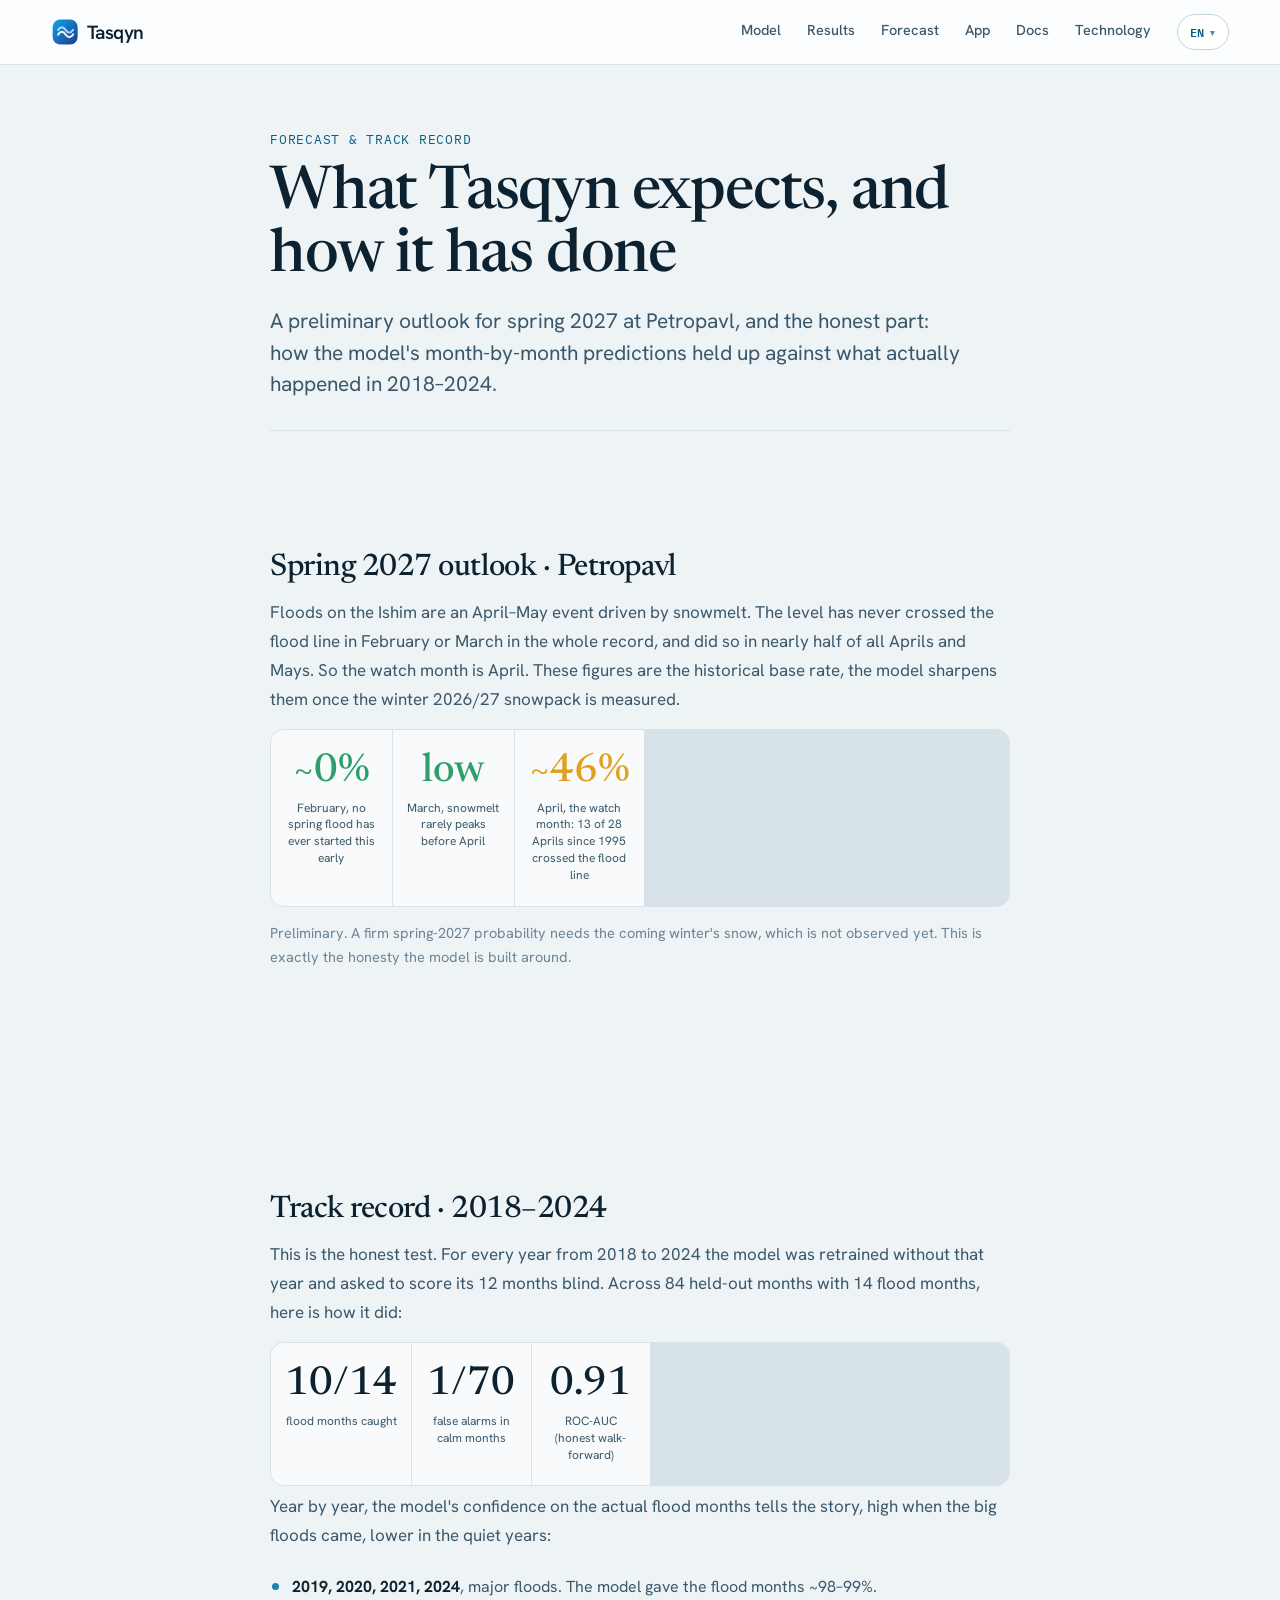
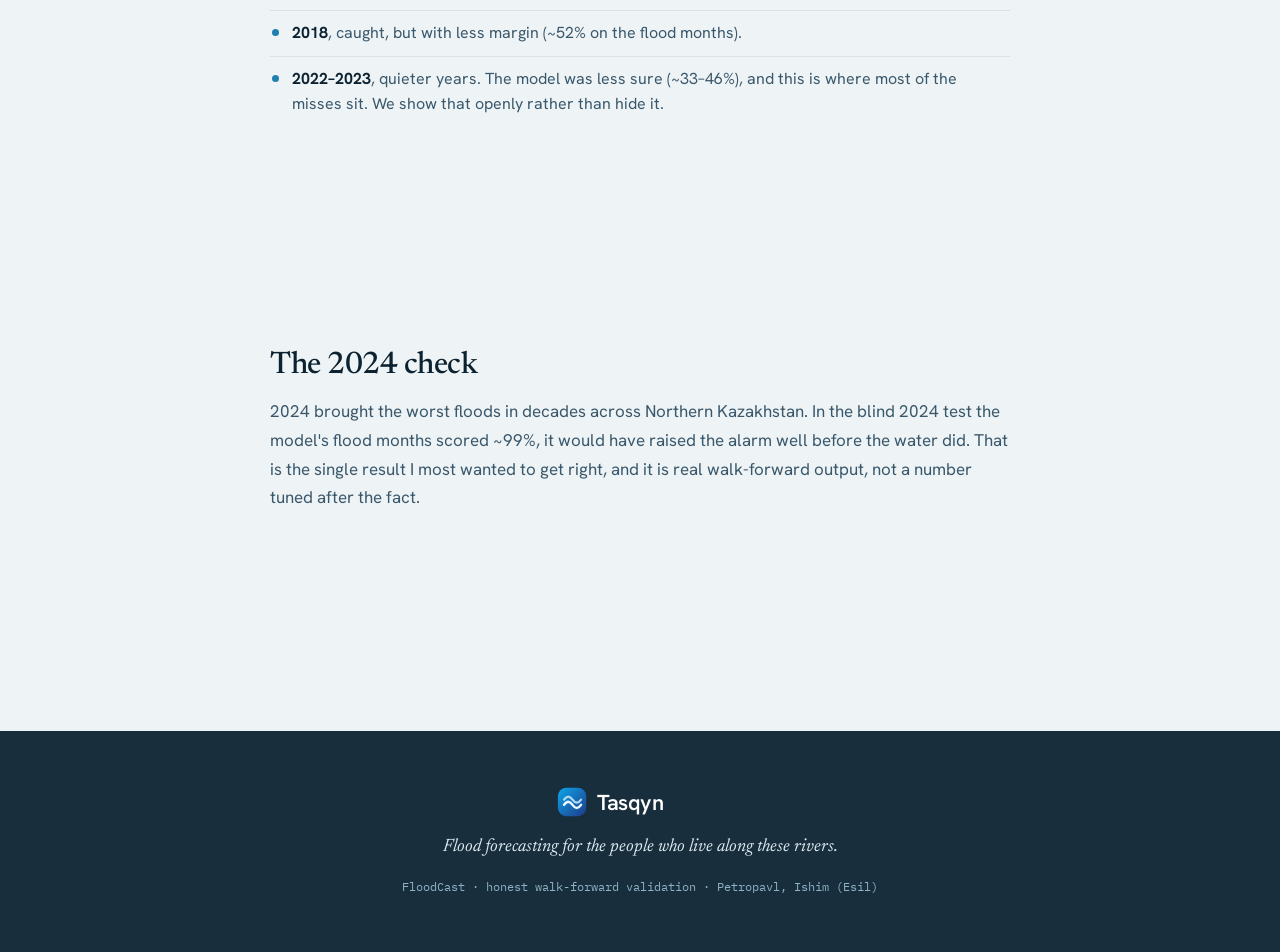
<file: tasqyn/forecast/index.html>
<!doctype html>
<html lang="en">
<head>
<meta charset="utf-8" />
<meta name="viewport" content="width=device-width, initial-scale=1" />
<title>Tasqyn, forecast & track record</title>
<meta name="description" content="Tasqyn's preliminary spring-2027 outlook for Petropavl and its real track record on 2018–2024: walk-forward predictions checked against what actually happened." />
<link rel="icon" href="../assets/icon.svg" />
<link rel="preconnect" href="https://fonts.googleapis.com" />
<link rel="preconnect" href="https://fonts.gstatic.com" crossorigin />
<link href="https://fonts.googleapis.com/css2?family=Newsreader:ital,opsz,wght@0,6..72,400;0,6..72,500;0,6..72,600;1,6..72,400;1,6..72,500&family=Hanken+Grotesk:wght@400;500;600;700&family=IBM+Plex+Mono:wght@400;500;600&display=swap" rel="stylesheet" />
<link rel="stylesheet" href="../styles.css" />
</head>
<body class="apppage-body">

<nav id="nav">
  <div class="wrap">
    <a class="brand" href="../" aria-label="Tasqyn">
      <svg class="logo" viewBox="0 0 178 36" role="img" aria-label="Tasqyn">
        <defs><linearGradient id="lgm" x1="0" y1="0" x2="1" y2="1"><stop offset="0" stop-color="#0ea5e9"/><stop offset="1" stop-color="#1e3a8a"/></linearGradient></defs>
        <rect x="2" y="3" width="30" height="30" rx="9" fill="url(#lgm)"/>
        <path d="M8.5 21 q4.5 -6.5 9 0 q4.5 6.5 9 0" stroke="#eaf7ff" stroke-width="2.6" fill="none" stroke-linecap="round"/>
        <path d="M8.5 15.5 q4.5 -6.5 9 0 q4.5 6.5 9 0" stroke="#bfe6fb" stroke-width="2.4" fill="none" stroke-linecap="round" opacity=".9"/>
        <text x="43" y="26" class="wordmark" fill="currentColor">Tasqyn</text>
      </svg>
    </a>
    <div class="navlinks">
      <a href="../#model" data-en="Model" data-kk="Модель">Модель</a>
      <a href="../#results" data-en="Results" data-kk="Нәтижелер">Результаты</a>
      <a href="../forecast/" data-en="Forecast" data-kk="Болжам">Прогноз</a>
      <a href="../mobile/" data-en="App" data-kk="Қосымша">Приложение</a>
      <a href="../docs/" data-en="Docs">Документация</a>
      <a href="../technology/" data-en="Technology" data-kk="Технология">Технологии</a>
      <span class="lang-select" id="langSelect"></span>
    </div>
    <button class="nav-burger" id="navBurger" aria-label="Menu" aria-expanded="false"><span></span><span></span><span></span></button>
  </div>
</nav>

<main class="story">
  <header class="story-hero reveal">
    <div class="kicker" data-en="Forecast & track record" data-kk="Болжам және дәлдік тарихы">Прогноз и история точности</div>
    <h1 data-en="What Tasqyn expects, and how it has done" data-kk="Tasqyn нені күтеді, және ол қалай болжаған">Что ждёт Tasqyn, и как он справлялся</h1>
    <p class="dek" data-en="A preliminary outlook for spring 2027 at Petropavl, and the honest part: how the model's month-by-month predictions held up against what actually happened in 2018–2024." data-kk="Петропавлдағы 2027 жылдың көктеміне алдын ала болжам, әрі ең шыны: модельдің айлық болжамдары 2018–2024 жылдары шын мәнінде болғанмен қалай сәйкес келді.">Предварительный прогноз на весну 2027 года в Петропавле и честная часть: как помесячные прогнозы модели сошлись с тем, что было на самом деле в 2018–2024.</p>
  </header>

  <!-- 2027 outlook -->
  <section class="reveal">
    <h2 data-en="Spring 2027 outlook · Petropavl" data-kk="2027 көктемі болжамы · Петропавл">Прогноз на весну 2027 · Петропавл</h2>
    <p data-en="Floods on the Ishim are an April–May event driven by snowmelt. The level has never crossed the flood line in February or March in the whole record, and did so in nearly half of all Aprils and Mays. So the watch month is April. These figures are the historical base rate, the model sharpens them once the winter 2026/27 snowpack is measured." data-kk="Есілдегі су тасу, қар еруінен болатын сәуір–мамыр құбылысы. Бүкіл бақылау тарихында деңгей ақпан мен наурызда су тасу шегінен ешқашан аспаған, ал сәуір мен мамырдың жартысына жуығында асқан. Сондықтан басты ай, сәуір. Бұл сандар, тарихи негізгі жиілік; қыс 2026/27 қары өлшенген соң модель оларды нақтылайды.">Паводки на Ишиме, это апрель–май, и причина в снеготаянии. За всю историю наблюдений уровень ни разу не переходил паводковую черту в феврале и марте, а в апреле и мае переходил почти в половине лет. Поэтому ключевой месяц, апрель. Эти цифры, историческая базовая частота; модель их уточнит, когда будет измерен снег зимы 2026/27.</p>
    <div class="facts" style="margin-top:8px">
      <div class="fact"><div class="fn" style="color:var(--normal)">~0%</div><div class="fl" data-en="February, no spring flood has ever started this early" data-kk="Ақпан, су тасу мұншама ерте ешқашан басталмаған">Февраль, паводок никогда не начинался так рано</div></div>
      <div class="fact"><div class="fn" style="color:var(--normal)">low</div><div class="fl" data-en="March, snowmelt rarely peaks before April" data-kk="Наурыз, қар еруі сәуірге дейін сирек шарықтайды">Март, снеготаяние редко достигает пика до апреля</div></div>
      <div class="fact"><div class="fn" style="color:var(--elevated)">~46%</div><div class="fl" data-en="April, the watch month: 13 of 28 Aprils since 1995 crossed the flood line" data-kk="Сәуір, басты ай: 1995 жылдан бергі 28 сәуірдің 13-і су тасу шегінен асқан">Апрель, ключевой месяц: 13 из 28 апрелей с 1995 года перешли черту</div></div>
    </div>
    <p style="margin-top:14px;font-size:14.5px;color:var(--muted)" data-en="Preliminary. A firm spring-2027 probability needs the coming winter's snow, which is not observed yet. This is exactly the honesty the model is built around." data-kk="Алдын ала. 2027 көктеміне нақты ықтималдық алдағы қыстың қарын қажет етеді, ол әлі өлшенбеген. Модель дәл осы адалдыққа құрылған.">Предварительно. Точная вероятность на весну 2027 требует снега предстоящей зимы, а его ещё нет. Именно на такой честности и построена модель.</p>
  </section>

  <!-- track record -->
  <section class="reveal">
    <h2 data-en="Track record · 2018–2024" data-kk="Дәлдік тарихы · 2018–2024">История точности · 2018–2024</h2>
    <p data-en="This is the honest test. For every year from 2018 to 2024 the model was retrained without that year and asked to score its 12 months blind. Across 84 held-out months with 14 flood months, here is how it did:" data-kk="Бұл, адал сынақ. 2018-ден 2024-ке дейінгі әр жыл үшін модель сол жылсыз қайта оқытылып, оның 12 айын көрмей бағалады. 14 су тасу айы бар 84 айда нәтиже мынадай:">Это честная проверка. Для каждого года с 2018 по 2024 модель переобучали без этого года и просили оценить его 12 месяцев вслепую. На 84 отложенных месяцах с 14 паводковыми месяцами вышло так:</p>
    <div class="facts">
      <div class="fact"><div class="fn">10/14</div><div class="fl" data-en="flood months caught" data-kk="ұсталған су тасу айлары">паводковых месяцев поймано</div></div>
      <div class="fact"><div class="fn">1/70</div><div class="fl" data-en="false alarms in calm months" data-kk="тыныш айлардағы жалған дабыл">ложная тревога в спокойные месяцы</div></div>
      <div class="fact"><div class="fn">0.91</div><div class="fl" data-en="ROC-AUC (honest walk-forward)" data-kk="ROC-AUC (адал walk-forward)">ROC-AUC (честный walk-forward)</div></div>
    </div>
    <p style="margin-top:6px" data-en="Year by year, the model's confidence on the actual flood months tells the story, high when the big floods came, lower in the quiet years:" data-kk="Жылдан жылға модельдің нақты су тасу айларына сенімі бәрін айтады, үлкен су тасулар келгенде жоғары, тыныш жылдары төмен:">По годам уверенность модели именно в паводковые месяцы говорит сама за себя, высокая в годы больших паводков, ниже в спокойные:</p>
    <ul>
      <li data-en="<b>2019, 2020, 2021, 2024</b>, major floods. The model gave the flood months ~98–99%." data-kk="<b>2019, 2020, 2021, 2024</b>, ірі су тасулар. Модель су тасу айларына ~98–99% берді."><b>2019, 2020, 2021, 2024</b>, крупные паводки. Модель давала паводковым месяцам ~98–99%.</li>
      <li data-en="<b>2018</b>, caught, but with less margin (~52% on the flood months)." data-kk="<b>2018</b>, ұсталды, бірақ азырақ сенімділікпен (су тасу айларына ~52%)."><b>2018</b>, поймано, но с меньшим запасом (~52% в паводковые месяцы).</li>
      <li data-en="<b>2022–2023</b>, quieter years. The model was less sure (~33–46%), and this is where most of the misses sit. We show that openly rather than hide it." data-kk="<b>2022–2023</b>, тынышырақ жылдар. Модель азырақ сенімді болды (~33–46%), және жіберіп алулардың көбі осында. Біз мұны жасырмай көрсетеміз."><b>2022–2023</b>, годы спокойнее. Модель была менее уверена (~33–46%), и большинство пропусков именно здесь. Мы показываем это открыто, а не прячем.</li>
    </ul>
  </section>

  <!-- 2024 -->
  <section class="reveal">
    <h2 data-en="The 2024 check" data-kk="2024 жылғы тексеру">Сверка с 2024 годом</h2>
    <p data-en="2024 brought the worst floods in decades across Northern Kazakhstan. In the blind 2024 test the model's flood months scored ~99%, it would have raised the alarm well before the water did. That is the single result I most wanted to get right, and it is real walk-forward output, not a number tuned after the fact." data-kk="2024 жыл Солтүстік Қазақстанға ондаған жылдағы ең ауыр су тасуларды әкелді. Көрмей жасалған 2024 сынағында модельдің су тасу айлары ~99% алды, ол судан әлдеқайда бұрын дабыл қағар еді. Бұл, менің ең дұрыс шығарғым келген нәтиже, әрі ол нақты walk-forward шығысы, кейін бапталған сан емес.">2024 год принёс сильнейшие за десятилетия паводки по Северному Казахстану. В слепом тесте на 2024 паводковые месяцы получили ~99%, модель подняла бы тревогу задолго до воды. Это тот результат, который я больше всего хотел получить честно, и это настоящий walk-forward вывод, а не подогнанная задним числом цифра.</p>
  </section>
</main>

<footer>
  <div class="wrap">
    <div class="brand foot">
      <svg class="logo" viewBox="0 0 178 36" role="img" aria-label="Tasqyn">
        <defs><linearGradient id="lgmf" x1="0" y1="0" x2="1" y2="1"><stop offset="0" stop-color="#0ea5e9"/><stop offset="1" stop-color="#1e3a8a"/></linearGradient></defs>
        <rect x="2" y="3" width="30" height="30" rx="9" fill="url(#lgmf)"/>
        <path d="M8.5 21 q4.5 -6.5 9 0 q4.5 6.5 9 0" stroke="#eaf7ff" stroke-width="2.6" fill="none" stroke-linecap="round"/>
        <path d="M8.5 15.5 q4.5 -6.5 9 0 q4.5 6.5 9 0" stroke="#bfe6fb" stroke-width="2.4" fill="none" stroke-linecap="round" opacity=".9"/>
        <text x="43" y="26" class="wordmark" fill="currentColor">Tasqyn</text>
      </svg>
    </div>
    <div class="tagline" data-en="Flood forecasting for the people who live along these rivers." data-kk="Осы өзендердің бойында тұратын адамдар үшін су тасу болжамы.">Прогноз паводков для людей, живущих вдоль этих рек.</div>
    <div class="meta" data-en="FloodCast · honest walk-forward validation · Petropavl, Ishim (Esil)" data-kk="FloodCast · адал walk-forward тексеру · Петропавл, Есіл">FloodCast · честная walk-forward проверка · Петропавл, Ишим (Есиль)</div>
  </div>
</footer>

<script src="../lang.js"></script>
</body>
</html>
</file>
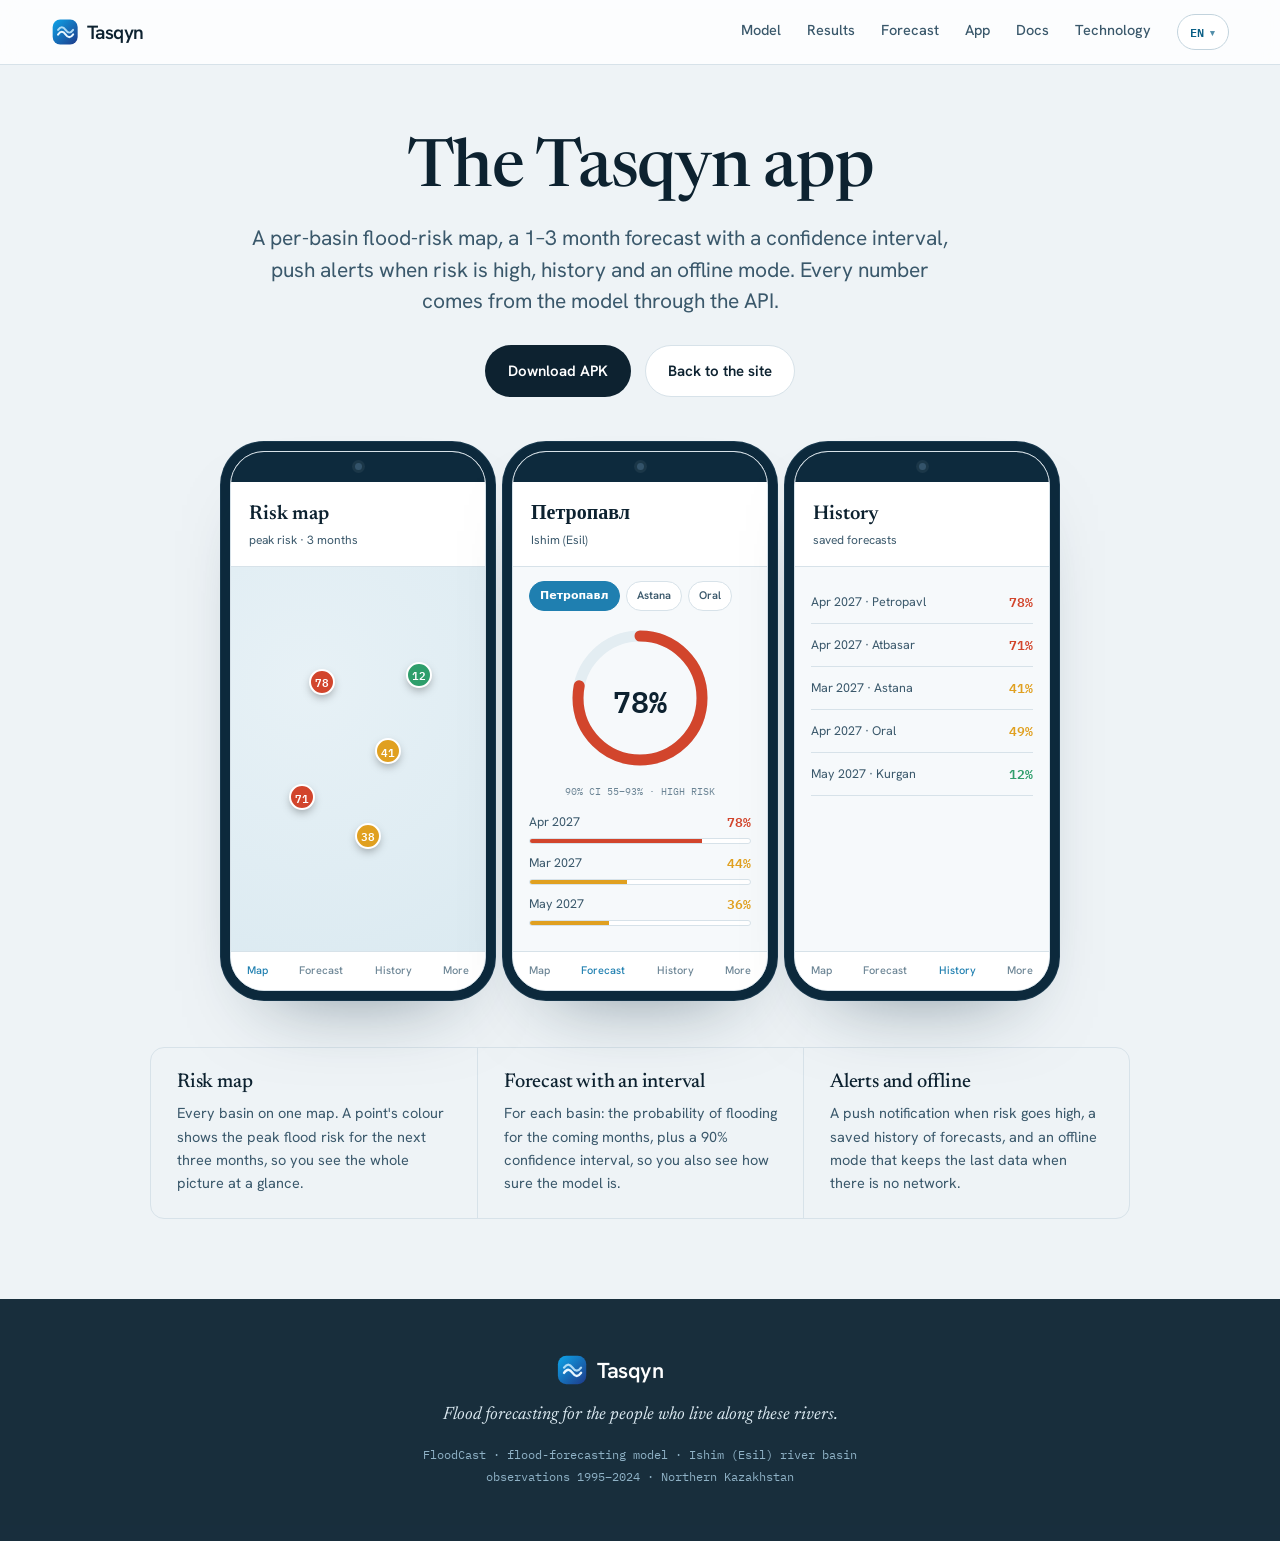
<file: tasqyn/mobile/index.html>
<!doctype html>
<html lang="en">
<head>
<meta charset="utf-8" />
<meta name="viewport" content="width=device-width, initial-scale=1" />
<title>The Tasqyn app — flood-risk map &amp; forecast</title>
<meta name="description" content="The Tasqyn mobile app: a per-basin flood-risk map, a 1–3 month forecast with a confidence interval, push alerts, history and an offline mode. Download the APK." />
<link rel="icon" href="../assets/icon.svg" />
<link rel="preconnect" href="https://fonts.googleapis.com" />
<link rel="preconnect" href="https://fonts.gstatic.com" crossorigin />
<link href="https://fonts.googleapis.com/css2?family=Newsreader:ital,opsz,wght@0,6..72,400;0,6..72,500;0,6..72,600;1,6..72,400;1,6..72,500&family=Hanken+Grotesk:wght@400;500;600;700&family=IBM+Plex+Mono:wght@400;500;600&display=swap" rel="stylesheet" />
<link rel="stylesheet" href="../styles.css" />
</head>
<body class="apppage-body">

<!-- NAV -->
<nav id="nav">
  <div class="wrap">
    <a class="brand" href="../" aria-label="Tasqyn">
      <svg class="logo" viewBox="0 0 178 36" role="img" aria-label="Tasqyn">
        <defs><linearGradient id="lgm" x1="0" y1="0" x2="1" y2="1"><stop offset="0" stop-color="#0ea5e9"/><stop offset="1" stop-color="#1e3a8a"/></linearGradient></defs>
        <rect x="2" y="3" width="30" height="30" rx="9" fill="url(#lgm)"/>
        <path d="M8.5 21 q4.5 -6.5 9 0 q4.5 6.5 9 0" stroke="#eaf7ff" stroke-width="2.6" fill="none" stroke-linecap="round"/>
        <path d="M8.5 15.5 q4.5 -6.5 9 0 q4.5 6.5 9 0" stroke="#bfe6fb" stroke-width="2.4" fill="none" stroke-linecap="round" opacity=".9"/>
        <text x="43" y="26" class="wordmark" fill="currentColor">Tasqyn</text>
      </svg>
    </a>
    <div class="navlinks">
      <a href="../#model" data-en="Model" data-kk="Модель">Модель</a>
      <a href="../#results" data-en="Results" data-kk="Нәтижелер">Результаты</a>
      <a href="../forecast/" data-en="Forecast" data-kk="Болжам">Прогноз</a>
      <a href="../mobile/" data-en="App" data-kk="Қосымша">Приложение</a>
      <a href="../docs/" data-en="Docs">Документация</a>
      <a href="../technology/" data-en="Technology" data-kk="Технология">Технологии</a>
      <span class="lang-select" id="langSelect"></span>
    </div>
    <button class="nav-burger" id="navBurger" aria-label="Меню" aria-expanded="false"><span></span><span></span><span></span></button>
  </div>
</nav>

<main class="apppage">

  <section class="app-hero">
    <h1 data-en="The Tasqyn app" data-kk="Tasqyn қосымшасы">Приложение Tasqyn</h1>
    <p class="dek" data-en="A per-basin flood-risk map, a 1–3 month forecast with a confidence interval, push alerts when risk is high, history and an offline mode. Every number comes from the model through the API." data-kk="Бассейндер бойынша су тасу қаупінің картасы, сенімділік аралығымен 1–3 айға болжам, қауіп жоғары болғанда push-хабарлама, тарих және офлайн режимі. Әр сан модельден API арқылы келеді.">Карта риска паводков по бассейнам, прогноз на 1–3 месяца с доверительным интервалом, пуши при высоком риске, история и офлайн-режим. Все цифры приходят из модели через API.</p>
    <div class="cta-row">
      <a class="btn btn-apk" href="../assets/tasqyn.apk" download data-en="Download APK" data-kk="APK жүктеу">Скачать APK</a>
      <a class="btn btn-soft" href="../" data-en="Back to the site" data-kk="Сайтқа оралу">Вернуться на сайт</a>
    </div>
  </section>

  <!-- current screenshots (same mockups as on the site) -->
  <div class="phones-wrap">
    <div class="phones">
      <div class="phone">
        <div class="screen"><div class="bar"><span class="dot-cam"></span></div>
          <div class="app-head"><div class="app-title" data-en="Risk map" data-kk="Қауіп картасы">Карта риска</div><div class="app-sub" data-en="peak risk · 3 months" data-kk="шыңдық қауіп · 3 ай">пиковый риск · 3 месяца</div></div>
          <div class="map-mock">
            <span class="pin high" style="left:36%;top:30%">78</span>
            <span class="pin amber" style="left:62%;top:48%">41</span>
            <span class="pin high" style="left:28%;top:60%">71</span>
            <span class="pin safe" style="left:74%;top:28%">12</span>
            <span class="pin amber" style="left:54%;top:70%">38</span>
          </div>
          <div class="tabbar"><span class="t on" data-en="Map" data-kk="Карта">Карта</span><span class="t" data-en="Forecast">Прогноз</span><span class="t" data-en="History" data-kk="Тарих">История</span><span class="t" data-en="More" data-kk="Тағы">Ещё</span></div>
        </div>
      </div>
      <div class="phone">
        <div class="screen"><div class="bar"><span class="dot-cam"></span></div>
          <div class="app-head grad"><div class="app-title">Петропавл</div><div class="app-sub" data-en="Ishim (Esil)" data-kk="Есіл (Ишим)">Ишим (Есиль)</div></div>
          <div class="app-body">
            <div class="pill-row"><b class="on">Петропавл</b><b data-en="Astana" data-kk="Астана">Астана</b><b data-en="Oral" data-kk="Орал">Орал</b></div>
            <div class="gauge-mock">
              <svg width="150" height="150" viewBox="0 0 150 150">
                <circle cx="75" cy="75" r="62" fill="none" stroke="#e3edf2" stroke-width="11"/>
                <circle cx="75" cy="75" r="62" fill="none" stroke="#d2452c" stroke-width="11" stroke-linecap="round"
                        stroke-dasharray="389.6" stroke-dashoffset="85.7" transform="rotate(-90 75 75)"/>
              </svg>
              <div class="gv">78%</div>
            </div>
            <div class="ci-line" data-en="90% CI 55–93% · HIGH RISK" data-kk="90% СА 55–93% · ҚАУІП ЖОҒАРЫ">90% ДИ 55–93% · РИСК ВЫСОКИЙ</div>
            <div class="frow"><span data-en="Apr 2027" data-kk="2027 сәу">Апр 2027</span><span class="fp high">78%</span><i class="ft"><b style="width:78%;background:#d2452c"></b></i></div>
            <div class="frow"><span data-en="Mar 2027" data-kk="2027 нау">Мар 2027</span><span class="fp amber">44%</span><i class="ft"><b style="width:44%;background:#e0a020"></b></i></div>
            <div class="frow"><span data-en="May 2027" data-kk="2027 мам">Май 2027</span><span class="fp amber">36%</span><i class="ft"><b style="width:36%;background:#e0a020"></b></i></div>
          </div>
          <div class="tabbar"><span class="t" data-en="Map">Карта</span><span class="t on" data-en="Forecast">Прогноз</span><span class="t" data-en="History">История</span><span class="t" data-en="More">Ещё</span></div>
        </div>
      </div>
      <div class="phone">
        <div class="screen"><div class="bar"><span class="dot-cam"></span></div>
          <div class="app-head"><div class="app-title" data-en="History">История</div><div class="app-sub" data-en="saved forecasts" data-kk="сақталған болжамдар">сохранённые прогнозы</div></div>
          <div class="app-body">
            <div class="hrow"><span data-en="Apr 2027 · Petropavl" data-kk="2027 сәу · Петропавл">Апр 2027 · Петропавл</span><span class="fp high">78%</span></div>
            <div class="hrow"><span data-en="Apr 2027 · Atbasar" data-kk="2027 сәу · Атбасар">Апр 2027 · Атбасар</span><span class="fp high">71%</span></div>
            <div class="hrow"><span data-en="Mar 2027 · Astana" data-kk="2027 нау · Астана">Мар 2027 · Астана</span><span class="fp amber">41%</span></div>
            <div class="hrow"><span data-en="Apr 2027 · Oral" data-kk="2027 сәу · Орал">Апр 2027 · Орал</span><span class="fp amber">49%</span></div>
            <div class="hrow"><span data-en="May 2027 · Kurgan" data-kk="2027 мам · Қорған">Май 2027 · Курган</span><span class="fp safe">12%</span></div>
          </div>
          <div class="tabbar"><span class="t" data-en="Map">Карта</span><span class="t" data-en="Forecast">Прогноз</span><span class="t on" data-en="History">История</span><span class="t" data-en="More">Ещё</span></div>
        </div>
      </div>
    </div>
  </div>

  <!-- features -->
  <div class="app-features">
    <div class="unified wide">
      <div class="u-item">
        <h3 data-en="Risk map">Карта риска</h3>
        <p data-en="Every basin on one map. A point's colour shows the peak flood risk for the next three months, so you see the whole picture at a glance." data-kk="Барлық бассейн бір картада. Нүктенің түсі алдағы үш айдағы шыңдық су тасу қаупін көрсетеді, сонда бүкіл көрініс бірден байқалады.">Все бассейны на одной карте. Цвет точки показывает пиковый риск паводка на ближайшие три месяца, так что вся картина видна сразу.</p>
      </div>
      <div class="u-item">
        <h3 data-en="Forecast with an interval" data-kk="Аралықпен болжам">Прогноз с интервалом</h3>
        <p data-en="For each basin: the probability of flooding for the coming months, plus a 90% confidence interval, so you also see how sure the model is." data-kk="Әр бассейн үшін: алдағы айларға су тасу ықтималдығы және 90% сенімділік аралығы, сонда модельдің қаншалықты сенімді екені де көрінеді.">По каждому бассейну: вероятность паводка на ближайшие месяцы и 90% доверительный интервал, чтобы было видно, насколько модель уверена.</p>
      </div>
      <div class="u-item">
        <h3 data-en="Alerts and offline" data-kk="Хабарлама және офлайн">Уведомления и офлайн</h3>
        <p data-en="A push notification when risk goes high, a saved history of forecasts, and an offline mode that keeps the last data when there is no network." data-kk="Қауіп жоғарылағанда push-хабарлама, болжамдардың сақталған тарихы және желі жоқта соңғы деректерді сақтайтын офлайн режимі.">Push при высоком риске, сохранённая история прогнозов и офлайн-режим, который держит последние данные, когда сети нет.</p>
      </div>
    </div>
  </div>

</main>

<footer>
  <div class="wrap">
    <div class="brand foot">
      <svg class="logo" viewBox="0 0 178 36" role="img" aria-label="Tasqyn">
        <defs><linearGradient id="lgmf" x1="0" y1="0" x2="1" y2="1"><stop offset="0" stop-color="#0ea5e9"/><stop offset="1" stop-color="#1e3a8a"/></linearGradient></defs>
        <rect x="2" y="3" width="30" height="30" rx="9" fill="url(#lgmf)"/>
        <path d="M8.5 21 q4.5 -6.5 9 0 q4.5 6.5 9 0" stroke="#eaf7ff" stroke-width="2.6" fill="none" stroke-linecap="round"/>
        <path d="M8.5 15.5 q4.5 -6.5 9 0 q4.5 6.5 9 0" stroke="#bfe6fb" stroke-width="2.4" fill="none" stroke-linecap="round" opacity=".9"/>
        <text x="43" y="26" class="wordmark" fill="currentColor">Tasqyn</text>
      </svg>
    </div>
    <div class="tagline" data-en="Flood forecasting for the people who live along these rivers." data-kk="Осы өзендердің бойында тұратын адамдар үшін су тасу болжамы.">Прогноз паводков для людей, живущих вдоль этих рек.</div>
    <div class="meta" data-en="FloodCast · flood-forecasting model · Ishim (Esil) river basin<br/>observations 1995–2024 · Northern Kazakhstan" data-kk="FloodCast · су тасу болжау моделі · Есіл (Ишим) өзені алабы<br/>бақылаулар 1995–2024 · Солтүстік Қазақстан">FloodCast · модель прогноза паводков · бассейн реки Ишим (Есиль)<br/>данные наблюдений 1995–2024 · Северный Казахстан</div>
  </div>
</footer>

<script src="../lang.js"></script>
</body>
</html>
</file>
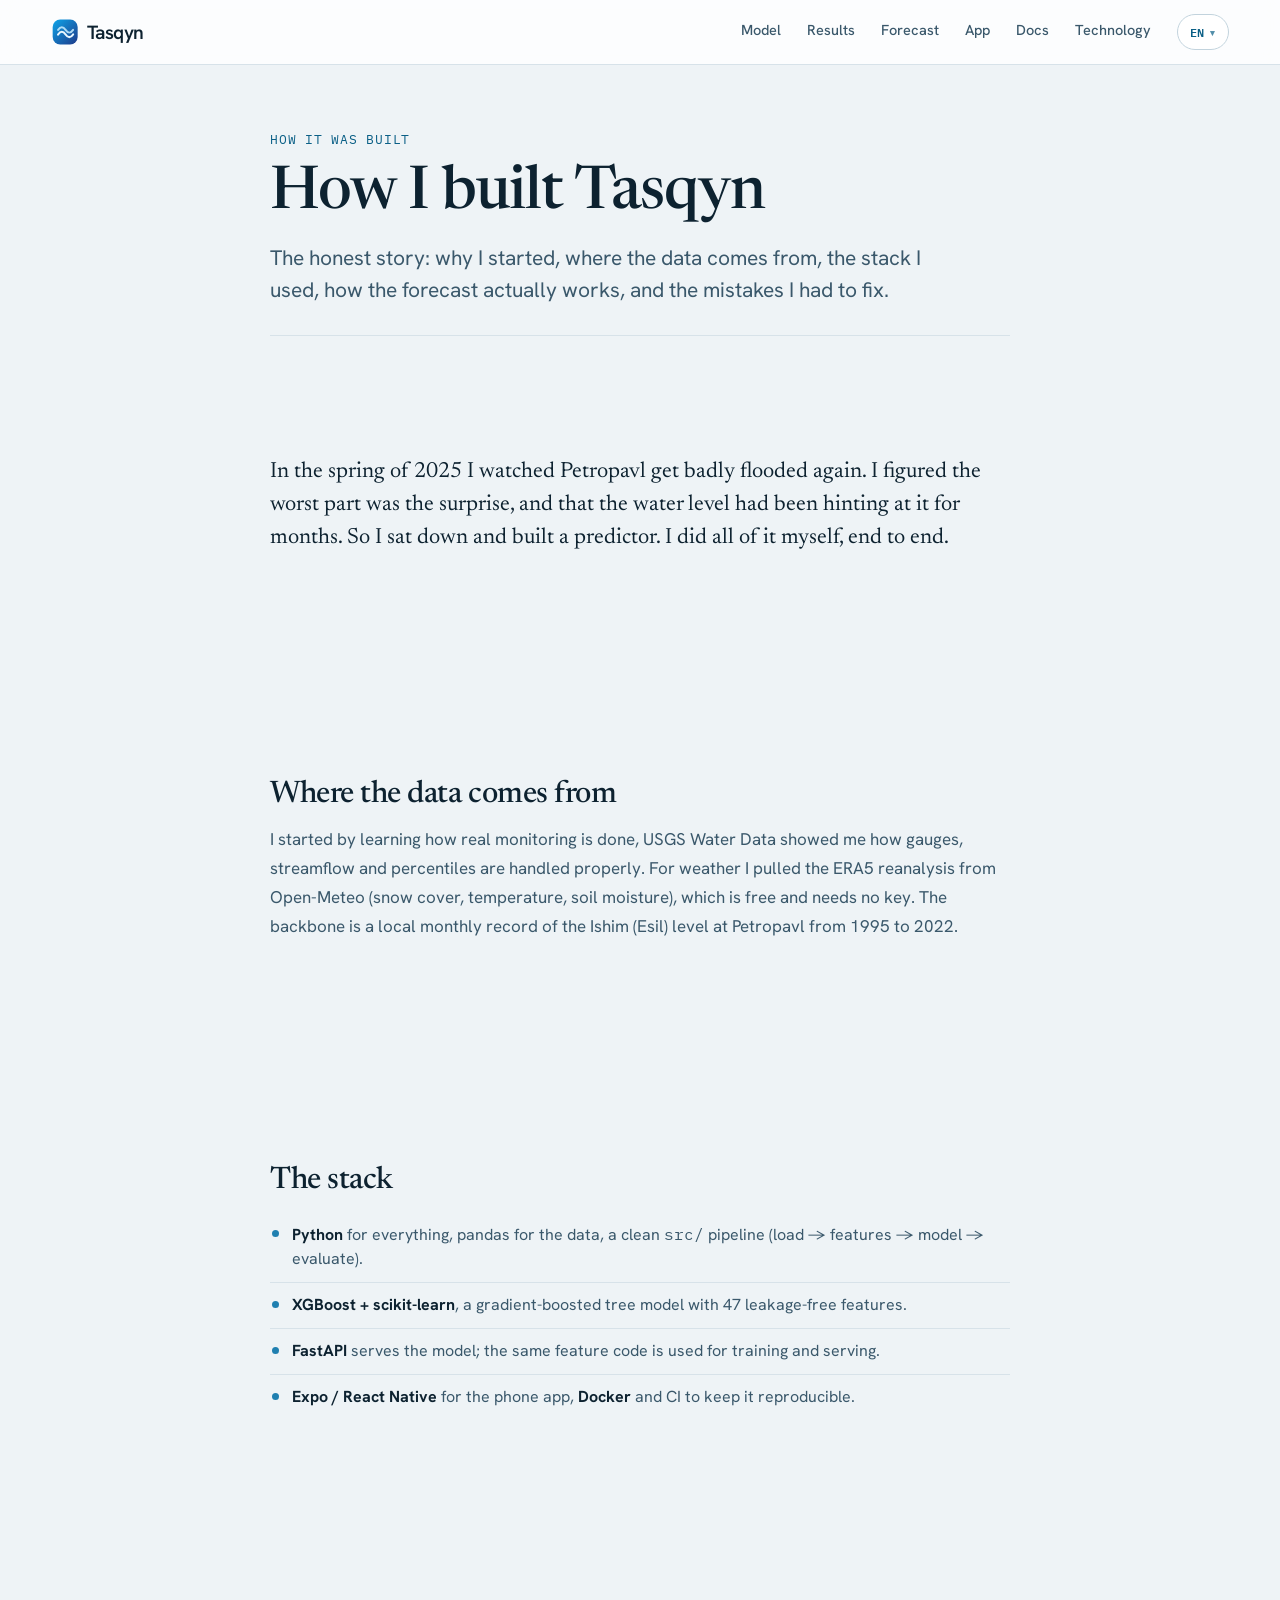
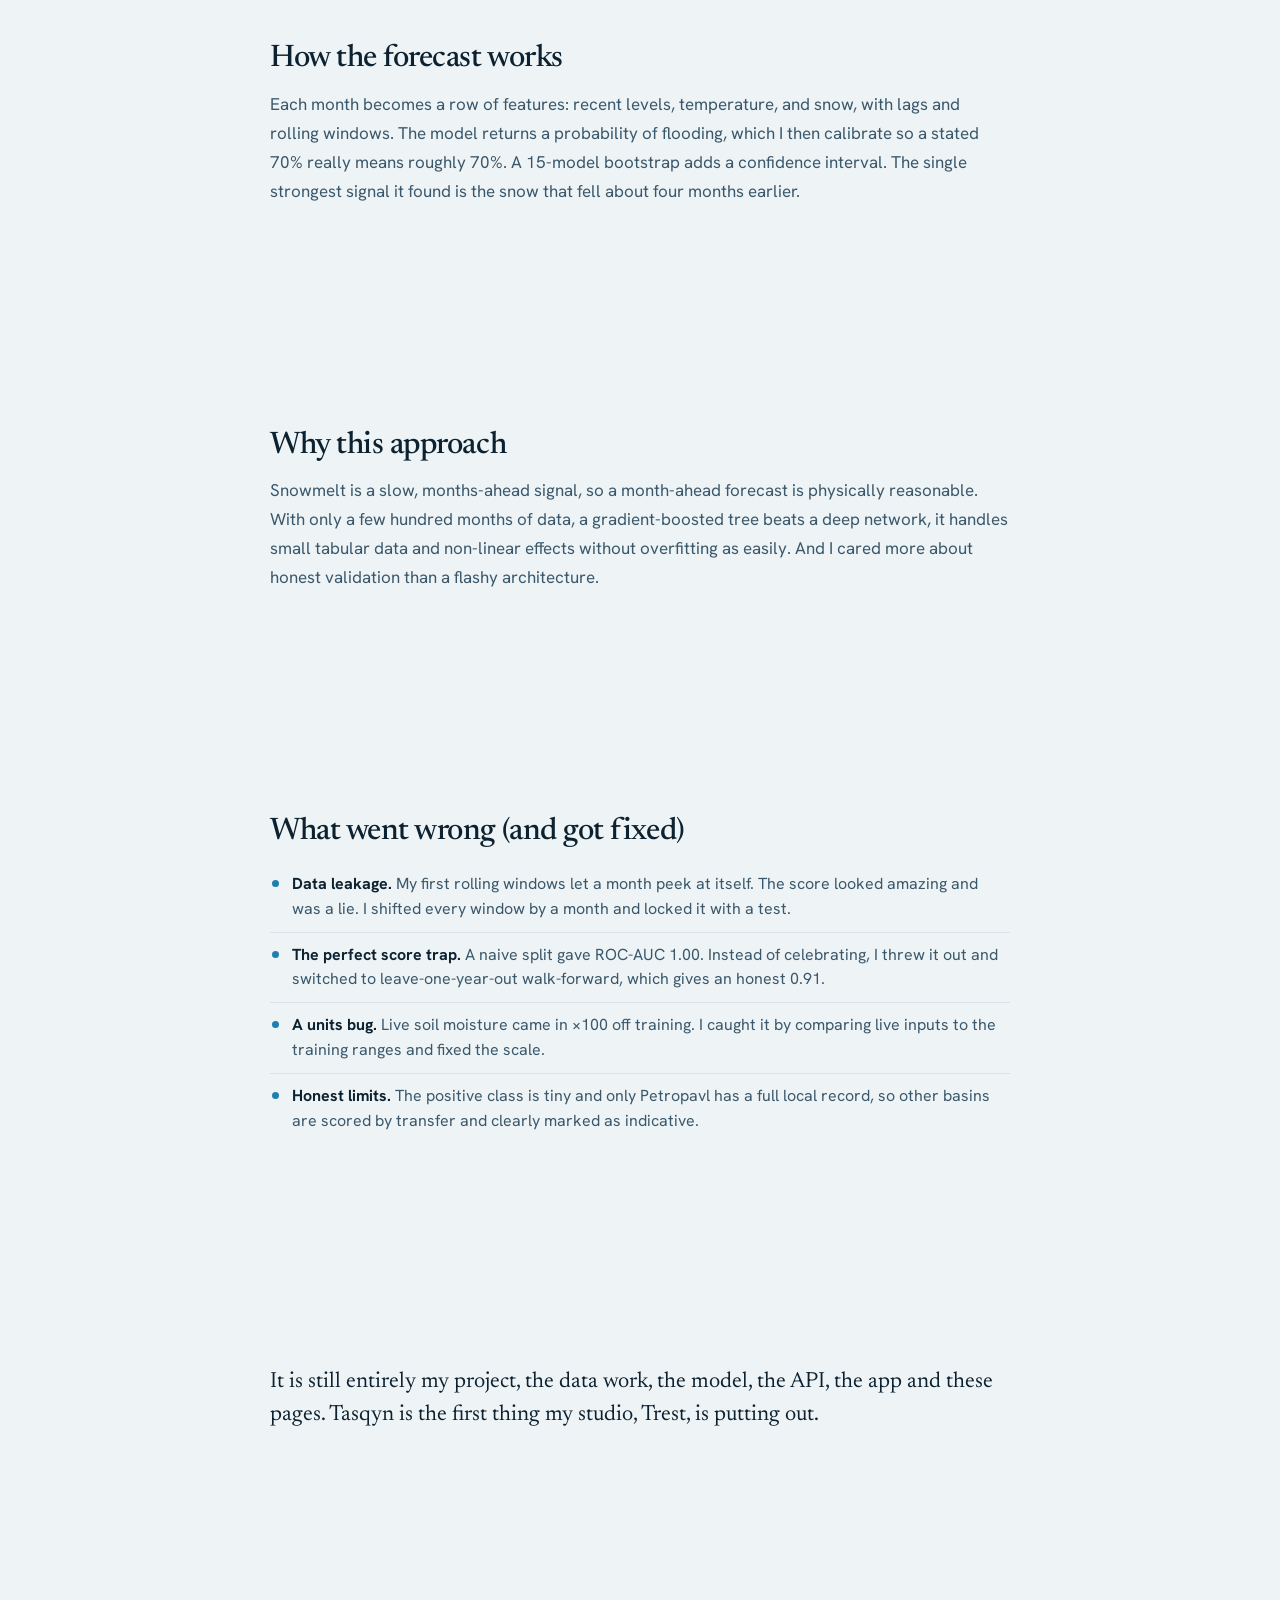
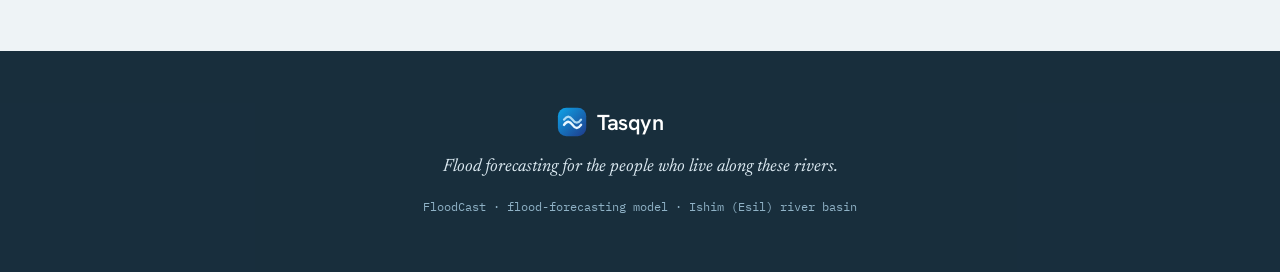
<file: tasqyn/technology/index.html>
<!doctype html>
<html lang="en">
<head>
<meta charset="utf-8" />
<meta name="viewport" content="width=device-width, initial-scale=1" />
<title>Tasqyn, how it was built</title>
<meta name="description" content="The story behind Tasqyn: why I built a month-ahead flood predictor for Kazakhstan's rivers, where the data comes from, the stack, how the forecast works, and the mistakes I made along the way." />
<link rel="icon" href="../assets/icon.svg" />
<link rel="preconnect" href="https://fonts.googleapis.com" />
<link rel="preconnect" href="https://fonts.gstatic.com" crossorigin />
<link href="https://fonts.googleapis.com/css2?family=Newsreader:ital,opsz,wght@0,6..72,400;0,6..72,500;0,6..72,600;1,6..72,400;1,6..72,500&family=Hanken+Grotesk:wght@400;500;600;700&family=IBM+Plex+Mono:wght@400;500;600&display=swap" rel="stylesheet" />
<link rel="stylesheet" href="../styles.css" />
</head>
<body class="apppage-body">

<nav id="nav">
  <div class="wrap">
    <a class="brand" href="../" aria-label="Tasqyn">
      <svg class="logo" viewBox="0 0 178 36" role="img" aria-label="Tasqyn">
        <defs><linearGradient id="lgm" x1="0" y1="0" x2="1" y2="1"><stop offset="0" stop-color="#0ea5e9"/><stop offset="1" stop-color="#1e3a8a"/></linearGradient></defs>
        <rect x="2" y="3" width="30" height="30" rx="9" fill="url(#lgm)"/>
        <path d="M8.5 21 q4.5 -6.5 9 0 q4.5 6.5 9 0" stroke="#eaf7ff" stroke-width="2.6" fill="none" stroke-linecap="round"/>
        <path d="M8.5 15.5 q4.5 -6.5 9 0 q4.5 6.5 9 0" stroke="#bfe6fb" stroke-width="2.4" fill="none" stroke-linecap="round" opacity=".9"/>
        <text x="43" y="26" class="wordmark" fill="currentColor">Tasqyn</text>
      </svg>
    </a>
    <div class="navlinks">
      <a href="../#model" data-en="Model" data-kk="Модель">Модель</a>
      <a href="../#results" data-en="Results" data-kk="Нәтижелер">Результаты</a>
      <a href="../forecast/" data-en="Forecast" data-kk="Болжам">Прогноз</a>
      <a href="../mobile/" data-en="App" data-kk="Қосымша">Приложение</a>
      <a href="../docs/" data-en="Docs">Документация</a>
      <a href="../technology/" data-en="Technology" data-kk="Технология">Технологии</a>
      <span class="lang-select" id="langSelect"></span>
    </div>
    <button class="nav-burger" id="navBurger" aria-label="Menu" aria-expanded="false"><span></span><span></span><span></span></button>
  </div>
</nav>

<main class="story">
  <header class="story-hero reveal">
    <div class="kicker" data-en="How it was built" data-kk="Қалай жасалды">Как это сделано</div>
    <h1 data-en="How I built Tasqyn" data-kk="Tasqyn-ды қалай жасадым">Как я делал Tasqyn</h1>
    <p class="dek" data-en="The honest story: why I started, where the data comes from, the stack I used, how the forecast actually works, and the mistakes I had to fix." data-kk="Шынайы әңгіме: неге бастадым, деректер қайдан алынады, қандай стек қолдандым, болжам шын мәнінде қалай жұмыс істейді және қандай қателерді түзедім.">Честно, как всё было: почему я начал, откуда данные, какой стек, как на самом деле работает прогноз и какие ошибки пришлось чинить.</p>
  </header>

  <section class="reveal">
    <p class="lede-p" data-en="In the spring of 2025 I watched Petropavl get badly flooded again. I figured the worst part was the surprise, and that the water level had been hinting at it for months. So I sat down and built a predictor. I did all of it myself, end to end." data-kk="2025 жылдың көктемінде Петропавл тағы да қатты су астында қалды. Ең жаманы, бәрінің кенеттен болуы еді, ал су деңгейі мұны бірнеше ай бұрын меңзеп тұрған. Сонда мен отырып, болжаушы жасадым. Бәрін өзім, басынан аяғына дейін жасадым.">Весной 2025 года я снова смотрел, как Петропавл сильно топит. И понял, что хуже всего, внезапность, хотя вода намекала на это за месяцы. Тогда я сел и сделал предсказатель. Всё от начала до конца сделал сам.</p>
  </section>

  <section class="reveal">
    <h2 data-en="Where the data comes from" data-kk="Деректер қайдан алынады">Откуда данные</h2>
    <p data-en="I started by learning how real monitoring is done, USGS Water Data showed me how gauges, streamflow and percentiles are handled properly. For weather I pulled the ERA5 reanalysis from Open-Meteo (snow cover, temperature, soil moisture), which is free and needs no key. The backbone is a local monthly record of the Ishim (Esil) level at Petropavl from 1995 to 2022." data-kk="Алдымен нақты мониторинг қалай жасалатынын үйрендім, USGS Water Data маған гидропосттар, ағын және перцентильдер қалай дұрыс өңделетінін көрсетті. Ауа райы үшін Open-Meteo-дан ERA5 реанализін алдым (қар жамылғысы, температура, топырақ ылғалдылығы), ол тегін әрі кілт қажет етпейді. Негізі, Петропавлдағы Есіл деңгейінің 1995–2022 жылдардағы жергілікті айлық қатары.">Сначала я разобрался, как устроен настоящий мониторинг, на USGS Water Data увидел, как грамотно работают с гидропостами, стоком и перцентилями. Погоду брал из реанализа ERA5 через Open-Meteo (снежный покров, температура, влажность почвы), это бесплатно и без ключа. Основа всего, локальный месячный ряд уровня Ишима (Есиля) у Петропавла с 1995 по 2022 год.</p>
  </section>

  <section class="reveal">
    <h2 data-en="The stack" data-kk="Стек">Стек</h2>
    <ul>
      <li data-en="<b>Python</b> for everything, pandas for the data, a clean <span class='mono'>src/</span> pipeline (load → features → model → evaluate)." data-kk="<b>Python</b> бәріне, деректер үшін pandas, таза <span class='mono'>src/</span> құбыры (жүктеу → белгілер → модель → бағалау)."><b>Python</b> на всё, pandas для данных, аккуратный пайплайн <span class="mono">src/</span> (загрузка → признаки → модель → оценка).</li>
      <li data-en="<b>XGBoost + scikit-learn</b>, a gradient-boosted tree model with 47 leakage-free features." data-kk="<b>XGBoost + scikit-learn</b>, 47 ағынсыз белгісі бар градиенттік бустинг ағаш моделі."><b>XGBoost + scikit-learn</b>, модель на градиентном бустинге с 47 признаками без утечек.</li>
      <li data-en="<b>FastAPI</b> serves the model; the same feature code is used for training and serving." data-kk="<b>FastAPI</b> модельді ұсынады; оқыту мен қызмет көрсетуде бірдей белгілер коды қолданылады."><b>FastAPI</b> отдаёт модель; один и тот же код признаков работает и при обучении, и в API.</li>
      <li data-en="<b>Expo / React Native</b> for the phone app, <b>Docker</b> and CI to keep it reproducible." data-kk="Телефон қосымшасына <b>Expo / React Native</b>, қайталанатын болуы үшін <b>Docker</b> және CI."><b>Expo / React Native</b> для приложения, <b>Docker</b> и CI, чтобы всё воспроизводилось.</li>
    </ul>
  </section>

  <section class="reveal">
    <h2 data-en="How the forecast works" data-kk="Болжам қалай жұмыс істейді">Как работает прогноз</h2>
    <p data-en="Each month becomes a row of features: recent levels, temperature, and snow, with lags and rolling windows. The model returns a probability of flooding, which I then calibrate so a stated 70% really means roughly 70%. A 15-model bootstrap adds a confidence interval. The single strongest signal it found is the snow that fell about four months earlier." data-kk="Әр ай белгілер жолына айналады: соңғы деңгейлер, температура және қар, лагтармен әрі жылжымалы терезелермен. Модель су тасу ықтималдығын береді, мен оны калибрлеймін, сонда айтылған 70% шамамен 70% дегенді білдіреді. 15 модельден тұратын бутстрап сенімділік аралығын қосады. Ең күшті сигнал, шамамен төрт ай бұрын жауған қар.">Каждый месяц превращается в строку признаков: недавние уровни, температура и снег, с лагами и скользящими окнами. Модель выдаёт вероятность паводка, которую я калибрую, чтобы заявленные 70% и правда означали примерно 70%. Бутстрап из 15 моделей добавляет доверительный интервал. Самый сильный сигнал, который она нашла, снег, выпавший примерно за четыре месяца до паводка.</p>
  </section>

  <section class="reveal">
    <h2 data-en="Why this approach" data-kk="Неге осылай">Почему именно так</h2>
    <p data-en="Snowmelt is a slow, months-ahead signal, so a month-ahead forecast is physically reasonable. With only a few hundred months of data, a gradient-boosted tree beats a deep network, it handles small tabular data and non-linear effects without overfitting as easily. And I cared more about honest validation than a flashy architecture." data-kk="Қар еруі, баяу, бірнеше ай бұрын білінетін сигнал, сондықтан бір ай алдын болжау физикалық тұрғыдан орынды. Деректер бар болғаны бірнеше жүз ай болғандықтан, градиенттік бустинг ағашы терең желіден артық, ол кішкентай кестелік деректермен және сызықты емес әсерлермен оңай артық оқымай жұмыс істейді. Әрі маған әсем архитектурадан гөрі шынайы тексеру маңыздырақ болды.">Снеготаяние, медленный сигнал, который виден за месяцы, поэтому прогноз на месяц вперёд физически оправдан. Когда данных всего несколько сотен месяцев, дерево на бустинге обыгрывает глубокую сеть, оно тянет маленькие табличные данные и нелинейности и не так легко переобучается. И мне была важнее честная проверка, чем красивая архитектура.</p>
  </section>

  <section class="reveal">
    <h2 data-en="What went wrong (and got fixed)" data-kk="Не дұрыс болмады (және түзелді)">Что шло не так (и было исправлено)</h2>
    <ul>
      <li data-en="<b>Data leakage.</b> My first rolling windows let a month peek at itself. The score looked amazing and was a lie. I shifted every window by a month and locked it with a test." data-kk="<b>Дерек ағуы.</b> Алғашқы жылжымалы терезелерім айдың өзіне қарауына жол берді. Нәтиже керемет көрінді, бірақ ол өтірік еді. Әр терезені бір айға жылжытып, тестпен бекіттім."><b>Утечка данных.</b> Первые скользящие окна позволяли месяцу подсматривать сам себя. Метрика выглядела отлично и была враньём. Я сдвинул каждое окно на месяц и закрепил это тестом.</li>
      <li data-en="<b>The perfect score trap.</b> A naive split gave ROC-AUC 1.00. Instead of celebrating, I threw it out and switched to leave-one-year-out walk-forward, which gives an honest 0.91." data-kk="<b>Мінсіз нәтиже тұзағы.</b> Аңғал бөлу ROC-AUC 1.00 берді. Қуанудың орнына оны алып тастап, leave-one-year-out walk-forward әдісіне көштім, ол шынайы 0.91 береді."><b>Ловушка идеального результата.</b> Наивный сплит дал ROC-AUC 1.00. Вместо того чтобы радоваться, я его выбросил и перешёл на leave-one-year-out walk-forward, он даёт честные 0.91.</li>
      <li data-en="<b>A units bug.</b> Live soil moisture came in ×100 off training. I caught it by comparing live inputs to the training ranges and fixed the scale." data-kk="<b>Бірлік қатесі.</b> Тікелей топырақ ылғалдылығы оқытудан ×100 айырмашылықпен келді. Тікелей кірісті оқыту ауқымдарымен салыстырып тауып, масштабты түзедім."><b>Баг с единицами.</b> Живая влажность почвы приходила в ×100 от обучающей. Я поймал это, сравнив живые входы с обучающими диапазонами, и поправил масштаб.</li>
      <li data-en="<b>Honest limits.</b> The positive class is tiny and only Petropavl has a full local record, so other basins are scored by transfer and clearly marked as indicative." data-kk="<b>Шынайы шектеулер.</b> Оң класс өте аз әрі толық жергілікті қатар тек Петропавлда бар, сондықтан басқа бассейндер тасымалмен бағаланып, бағдарлы деп анық белгіленеді."><b>Честные ограничения.</b> Положительный класс крошечный, и полный локальный ряд есть только по Петропавлу, поэтому другие бассейны оцениваются переносом и явно помечены как ориентировочные.</li>
    </ul>
  </section>

  <section class="reveal">
    <p class="lede-p" data-en="It is still entirely my project, the data work, the model, the API, the app and these pages. Tasqyn is the first thing my studio, Trest, is putting out." data-kk="Бұл әлі де толықтай менің жобам, деректер жұмысы, модель, API, қосымша және осы беттер. Tasqyn, менің Trest студиямның алғашқы шығарған дүниесі.">Это по-прежнему полностью мой проект, работа с данными, модель, API, приложение и эти страницы. Tasqyn, первое, что выпускает моя студия Trest.</p>
  </section>
</main>

<footer>
  <div class="wrap">
    <div class="brand foot">
      <svg class="logo" viewBox="0 0 178 36" role="img" aria-label="Tasqyn">
        <defs><linearGradient id="lgmf" x1="0" y1="0" x2="1" y2="1"><stop offset="0" stop-color="#0ea5e9"/><stop offset="1" stop-color="#1e3a8a"/></linearGradient></defs>
        <rect x="2" y="3" width="30" height="30" rx="9" fill="url(#lgmf)"/>
        <path d="M8.5 21 q4.5 -6.5 9 0 q4.5 6.5 9 0" stroke="#eaf7ff" stroke-width="2.6" fill="none" stroke-linecap="round"/>
        <path d="M8.5 15.5 q4.5 -6.5 9 0 q4.5 6.5 9 0" stroke="#bfe6fb" stroke-width="2.4" fill="none" stroke-linecap="round" opacity=".9"/>
        <text x="43" y="26" class="wordmark" fill="currentColor">Tasqyn</text>
      </svg>
    </div>
    <div class="tagline" data-en="Flood forecasting for the people who live along these rivers." data-kk="Осы өзендердің бойында тұратын адамдар үшін су тасу болжамы.">Прогноз паводков для людей, живущих вдоль этих рек.</div>
    <div class="meta" data-en="FloodCast · flood-forecasting model · Ishim (Esil) river basin" data-kk="FloodCast · су тасу болжау моделі · Есіл өзені алабы">FloodCast · модель прогноза паводков · бассейн реки Ишим (Есиль)</div>
  </div>
</footer>

<script src="../lang.js"></script>
</body>
</html>
</file>
<file: trest.css>
/* ============================================================
   TREST — applied-AI studio. Minimal editorial newsroom.
   One column, one accent, no chrome. A website, not a console.
   ============================================================ */
:root{
  --paper:#f4f2ec;
  --ink:#1a1813;
  --ink-2:#5b564d;
  --muted:#948e82;
  --line:#e4e0d5;
  --line-2:#d8d3c6;
  --accent:#e5421f;

  --display:"Fraunces",Georgia,serif;
  --sans:"Schibsted Grotesk",system-ui,sans-serif;
  --mono:"JetBrains Mono",ui-monospace,monospace;
}

*{box-sizing:border-box}
html{scroll-behavior:smooth}
html,body{overflow-x:hidden;max-width:100%}
body{
  margin:0;background:var(--paper);color:var(--ink);
  font-family:var(--sans);line-height:1.6;-webkit-font-smoothing:antialiased;
}
/* never let a long word or heading push past the screen edge */
.intro,.item h2,.item h3,.item p,.meta,.who{overflow-wrap:break-word;word-break:break-word}
a{color:inherit;text-decoration:none}

/* ---- header: just the wordmark, top-left ---- */
.top{position:sticky;top:0;z-index:20;background:rgba(244,242,236,.86);
  backdrop-filter:blur(10px);border-bottom:1px solid var(--line)}
.top .row{width:min(720px,90vw);margin:0 auto;height:68px;display:flex;align-items:center;max-width:100%}
.wordmark{display:inline-flex;align-items:center;gap:10px;color:var(--ink);min-width:0}
.wordmark .mark{width:28px;height:28px;display:block;flex:none}
.wordmark .wm-text{font-family:var(--display);font-optical-sizing:auto;font-weight:500;
  font-size:23px;letter-spacing:-.01em;white-space:nowrap}

/* ---- main column ---- */
main{width:min(720px,90vw);margin:0 auto;padding:64px 0 0}

.intro{font-family:var(--display);font-optical-sizing:auto;font-weight:400;
  font-size:clamp(23px,3.4vw,31px);line-height:1.32;letter-spacing:-.01em;
  color:var(--ink);max-width:20em;margin:0 0 8px}
.intro .q{color:var(--muted)}
.sub{font-size:15.5px;color:var(--ink-2);margin:0;max-width:46ch}

.label{font-family:var(--mono);font-size:11px;letter-spacing:.2em;text-transform:uppercase;
  color:var(--muted);margin:72px 0 4px}

/* ---- news list (plain text, no boxes) ---- */
.news{margin-top:8px}
.item{padding:30px 0;border-top:1px solid var(--line)}
.item:first-of-type{border-top:0}
.item.link{cursor:pointer}
.meta{font-family:var(--mono);font-size:11.5px;letter-spacing:.04em;color:var(--muted);margin-bottom:11px}
.meta .k{color:var(--ink-2)}
.meta .rel{color:var(--accent)}
.item h2{font-family:var(--display);font-optical-sizing:auto;font-weight:500;
  font-size:clamp(24px,3.6vw,33px);line-height:1.14;letter-spacing:-.015em;color:var(--ink);margin:0 0 12px}
.item h3{font-family:var(--display);font-optical-sizing:auto;font-weight:500;
  font-size:21px;line-height:1.2;letter-spacing:-.01em;color:var(--ink);margin:0 0 9px;transition:color .15s}
.item.link:hover h3{color:var(--accent)}
.item p{margin:0;color:var(--ink-2);font-size:16px;max-width:60ch}
.item .more{display:inline-flex;align-items:center;gap:7px;margin-top:16px;
  font-weight:600;font-size:15px;color:var(--accent)}
.item .more .arr{transition:transform .18s}
.item .more:hover .arr,.item.link:hover .more .arr{transform:translateX(4px)}
.item.lead h2{font-size:clamp(27px,4.6vw,40px)}
.item.lead p{font-size:17px;color:var(--ink)}

/* ---- footer ---- */
footer{width:min(720px,90vw);margin:80px auto 0;border-top:1px solid var(--line);
  padding:26px 0 60px;display:flex;align-items:baseline;justify-content:space-between;gap:16px;flex-wrap:wrap}
footer .who{font-family:var(--mono);font-size:11.5px;color:var(--muted);letter-spacing:.02em}
footer .links{display:flex;gap:18px;font-size:14px;color:var(--ink-2)}
footer .links a{position:relative}
footer .links a:hover{color:var(--accent)}

/* ---- reveal ---- */
.rv{opacity:0;transform:translateY(14px);transition:opacity .6s cubic-bezier(.2,.7,.2,1),transform .6s cubic-bezier(.2,.7,.2,1)}
.rv.in{opacity:1;transform:none}
@media(prefers-reduced-motion:reduce){.rv{opacity:1;transform:none}}

@media(max-width:560px){
  /* use more of the narrow screen so text isn't cramped */
  .top .row,main,footer{width:min(720px,94vw)}
  .top .row{height:58px}
  main{padding-top:40px}
  .label{margin-top:50px}
  .item{padding:24px 0}
  .item p,.item.lead p{font-size:15.5px}
  .intro{font-size:clamp(20px,5.6vw,26px)}
  .item h2,.item.lead h2{font-size:clamp(22px,6.4vw,30px)}
  .item h3{font-size:clamp(18px,5vw,21px)}
  /* footer stacks instead of squeezing onto one row */
  footer{flex-direction:column;align-items:flex-start;gap:12px}
}

/* very small / older Androids */
@media(max-width:360px){
  .wordmark .wm-text{font-size:21px}
  .wordmark .mark{width:26px;height:26px}
  .intro{font-size:19px}
  .item h2,.item.lead h2{font-size:21px}
}

/* language toggle (EN/RU) */
.top .row{display:flex;align-items:center;justify-content:space-between}
.t-lang{font-family:"JetBrains Mono",monospace;font-size:12px;font-weight:500;letter-spacing:.06em;
  background:transparent;border:1px solid rgba(23,21,15,.22);border-radius:999px;padding:6px 12px;
  cursor:pointer;color:#17150f;transition:.18s}
.t-lang:hover{background:#17150f;color:#f4f2ec;border-color:#17150f}
</file>
<file: tasqyn/styles.css>
/* FloodCast — water-monitoring portal. Light scientific data-portal aesthetic. */
:root{
  --paper:#eef3f6;        /* cool page */
  --surface:#ffffff;      /* panels */
  --surface-2:#f6f9fb;    /* subtle fills */
  --ink:#0d2230;          /* deep navy text */
  --ink-2:#3a586b;        /* secondary */
  --muted:#6c8595;        /* tertiary */
  --line:#d7e2e9;         /* borders */
  --line-2:#c2d3dd;

  --navy:#0d2a3d;         /* hero / dark surfaces */
  --water:#1f7fb0;        /* primary water blue */
  --water-deep:#0a5f86;
  --teal:#0f9aa8;
  --cyan:#39c2d6;

  --normal:#2e9e6b;       /* status colours */
  --elevated:#e0a020;
  --high:#d2452c;
  --low:#7f9bab;

  --radius:14px;
  --radius-s:9px;
  --shadow:0 1px 2px rgba(13,42,61,.06), 0 14px 40px -22px rgba(13,42,61,.30);
  --shadow-lg:0 30px 80px -40px rgba(13,42,61,.45);

  --sans:"Hanken Grotesk",system-ui,sans-serif;
  --serif:"Newsreader",Georgia,serif;
  --mono:"IBM Plex Mono",ui-monospace,monospace;
}

*{box-sizing:border-box}
html{scroll-behavior:smooth}
body{
  margin:0;font-family:var(--sans);color:var(--ink);background:var(--paper);
  -webkit-font-smoothing:antialiased;line-height:1.6;
}
.wrap{width:min(1180px,92vw);margin:0 auto}
a{color:inherit;text-decoration:none}
h1,h2,h3{font-family:var(--serif);font-weight:600;line-height:1.08;letter-spacing:-.01em;margin:0}
.num,.mono{font-family:var(--mono)}

/* ---- official strip ---- */
.gov-strip{background:var(--navy);color:#cfe2ec;font-size:12.5px;letter-spacing:.02em;padding:7px 0}
.gov-strip .wrap{display:flex;align-items:center;gap:9px}
.gov-strip b{color:#fff;font-weight:600}
.dotflag{width:14px;height:10px;border-radius:2px;flex:none;
  background:linear-gradient(180deg,#2aa0d6 0 50%,#f7d24a 50% 100%);box-shadow:0 0 0 1px rgba(255,255,255,.15)}

/* ---- nav ---- */
#nav{position:sticky;top:0;z-index:50;background:rgba(255,255,255,.85);
  backdrop-filter:blur(12px);border-bottom:1px solid var(--line)}
#nav .wrap{display:flex;align-items:center;justify-content:space-between;height:64px}
.brand{display:flex;align-items:center;gap:11px;font-family:var(--serif);font-weight:700;font-size:21px;letter-spacing:-.01em}
.brand .mark{width:30px;height:30px}
.brand small{display:block;font-family:var(--mono);font-weight:500;font-size:9.5px;letter-spacing:.22em;color:var(--muted);margin-top:1px}
.navlinks{display:flex;gap:26px;font-size:14.5px;font-weight:500}
.navlinks a{color:var(--ink-2);position:relative;padding:4px 0;transition:color .2s}
.navlinks a::after{content:"";position:absolute;left:0;bottom:-2px;width:0;height:2px;background:var(--water);transition:width .25s}
.navlinks a:hover{color:var(--ink)}
.navlinks a:hover::after{width:100%}
@media(max-width:760px){.navlinks{display:none}}

/* ---- buttons ---- */
.btn{display:inline-flex;align-items:center;gap:8px;font-family:var(--sans);font-weight:600;font-size:15px;
  padding:13px 22px;border-radius:999px;cursor:pointer;border:1px solid transparent;transition:transform .15s,box-shadow .2s,background .2s}
.btn-primary{background:var(--water);color:#fff;box-shadow:0 10px 24px -10px rgba(31,127,176,.7)}
.btn-primary:hover{background:var(--water-deep);transform:translateY(-2px)}
.btn-ghost{background:rgba(255,255,255,.1);color:#fff;border-color:rgba(255,255,255,.45)}
.btn-ghost:hover{background:rgba(255,255,255,.2)}

/* ---- eyebrows / heads ---- */
.eyebrow{font-family:var(--mono);font-size:12px;letter-spacing:.2em;text-transform:uppercase;color:var(--water-deep);font-weight:500}
.eyebrow.light{color:var(--cyan)}
.section-head{max-width:760px;margin:0 0 34px}
.section-head h2{font-size:clamp(28px,3.6vw,42px);margin:12px 0 12px}
.section-head p{color:var(--ink-2);font-size:17px;margin:0}

section{padding:84px 0}
section.alt{background:linear-gradient(180deg,var(--surface) 0%,var(--surface-2) 100%);border-top:1px solid var(--line);border-bottom:1px solid var(--line)}

/* ---- HERO ---- */
.hero{position:relative;min-height:88vh;display:flex;align-items:center;overflow:hidden;color:#fff}
.hero-video{position:absolute;inset:0;width:100%;height:100%;object-fit:cover;z-index:0;filter:saturate(.85) contrast(1.02)}
.hero-veil{position:absolute;inset:0;z-index:1;
  background:linear-gradient(105deg,rgba(7,26,40,.92) 0%,rgba(8,32,49,.78) 42%,rgba(9,40,60,.45) 100%),
             radial-gradient(120% 90% at 80% 110%,rgba(57,194,214,.18),transparent 60%)}
.hero-inner{position:relative;z-index:2;padding:96px 0}
.hero h1{font-size:clamp(44px,7vw,90px);margin:16px 0 18px;text-shadow:0 4px 40px rgba(0,0,0,.4)}
.hero .lede{font-size:clamp(17px,2vw,21px);max-width:600px;color:#dbe9f1;margin:0 0 30px}
.hero .lede b{color:#fff}
.cta-row{display:flex;gap:14px;flex-wrap:wrap}
.hero-credit{position:absolute;right:16px;bottom:12px;z-index:2;font-family:var(--mono);font-size:10.5px;color:rgba(255,255,255,.55);letter-spacing:.08em}

/* ---- ticker ---- */
.ticker{background:var(--navy);color:#fff}
.ticker .wrap{display:grid;grid-template-columns:repeat(4,1fr)}
.ticker .cell{padding:30px 22px;text-align:center;border-right:1px solid rgba(255,255,255,.08)}
.ticker .cell:last-child{border-right:0}
.ticker .num{font-size:clamp(26px,3.2vw,38px);font-weight:600;color:var(--cyan);line-height:1}
.ticker .lbl{font-size:13px;color:#9fc0d2;margin-top:9px;letter-spacing:.02em}
@media(max-width:680px){.ticker .wrap{grid-template-columns:repeat(2,1fr)}.ticker .cell:nth-child(2){border-right:0}}

/* ---- MAP grid ---- */
.map-grid{display:grid;grid-template-columns:1.5fr 1fr;gap:24px;align-items:start}
@media(max-width:900px){.map-grid{grid-template-columns:1fr}}

.map-panel{background:var(--surface);border:1px solid var(--line);border-radius:var(--radius);
  box-shadow:var(--shadow);padding:16px;position:relative}
.map-toolbar{display:flex;gap:18px;flex-wrap:wrap;padding:4px 6px 14px}
.legend{display:inline-flex;align-items:center;gap:7px;font-size:12.5px;color:var(--ink-2);font-weight:500}
.legend .sw{width:12px;height:12px;border-radius:50%;display:inline-block;box-shadow:0 0 0 3px rgba(0,0,0,.06)}
.sw[data-s=normal]{background:var(--normal)}
.sw[data-s=elevated]{background:var(--elevated)}
.sw[data-s=high]{background:var(--high)}
.sw[data-s=low]{background:var(--low)}
#mapSvg{width:100%;height:auto;display:block;background:
  linear-gradient(180deg,#eaf3f8,#dfeef4);border-radius:var(--radius-s);border:1px solid var(--line)}
.map-foot{font-family:var(--mono);font-size:10.5px;color:var(--muted);text-align:right;padding:10px 6px 2px}

/* map svg elements */
.grat{stroke:#bcd6e2;stroke-width:.6;opacity:.6}
.river{fill:none;stroke:#6fb0d0;stroke-width:2.4;opacity:.7;stroke-linecap:round}
.region{fill:#e7f1f6;stroke:#aecbd9;stroke-width:1.2}
.st-dot{cursor:pointer;transition:transform .15s}
.st-hit{cursor:pointer;fill:transparent}
.st-pulse{transform-origin:center;transform-box:fill-box;animation:pulse 2.4s ease-out infinite}
@keyframes pulse{0%{transform:scale(1);opacity:.55}70%{transform:scale(3.4);opacity:0}100%{opacity:0}}
.st-label{font-family:var(--mono);font-size:11px;fill:var(--ink);font-weight:500;paint-order:stroke;stroke:#fff;stroke-width:3px}
.st-dot.sel{filter:drop-shadow(0 0 0 2px #fff)}

/* ---- station detail ---- */
.detail{background:var(--surface);border:1px solid var(--line);border-radius:var(--radius);
  box-shadow:var(--shadow);padding:22px;min-height:420px;position:sticky;top:84px}
.d-top{display:flex;align-items:flex-start;justify-content:space-between;gap:12px;border-bottom:1px solid var(--line);padding-bottom:16px}
.d-name{font-family:var(--serif);font-size:25px;font-weight:600}
.d-river{font-size:13.5px;color:var(--ink-2);margin-top:2px}
.d-anchor{font-family:var(--mono);font-size:9.5px;letter-spacing:.15em;color:var(--water-deep);
  border:1px solid var(--line-2);border-radius:999px;padding:3px 8px;background:var(--surface-2)}
.status-pill{display:inline-flex;align-items:center;gap:7px;font-size:13px;font-weight:600;
  padding:6px 12px;border-radius:999px;white-space:nowrap}
.status-pill i{width:9px;height:9px;border-radius:50%}
.s-normal{background:rgba(46,158,107,.12);color:#1d6e49}.s-normal i{background:var(--normal)}
.s-elevated{background:rgba(224,160,32,.14);color:#9a6d06}.s-elevated i{background:var(--elevated)}
.s-high{background:rgba(210,69,44,.12);color:#a8331f}.s-high i{background:var(--high)}
.s-low{background:rgba(127,155,171,.16);color:#516775}.s-low i{background:var(--low)}

.d-readouts{display:grid;grid-template-columns:1fr 1fr;gap:1px;background:var(--line);
  border:1px solid var(--line);border-radius:var(--radius-s);overflow:hidden;margin:18px 0}
.ro{background:var(--surface);padding:13px 14px}
.ro .v{font-family:var(--mono);font-size:23px;font-weight:600;color:var(--ink)}
.ro .v small{font-size:12px;color:var(--muted);font-weight:400}
.ro .k{font-size:11.5px;color:var(--muted);margin-top:2px;letter-spacing:.02em}
.d-note{font-size:14px;color:var(--ink-2);background:var(--surface-2);border:1px solid var(--line);
  border-left:3px solid var(--water);border-radius:8px;padding:11px 13px;margin-top:4px}
.d-meta{font-family:var(--mono);font-size:11px;color:var(--muted);margin-top:14px;display:flex;justify-content:space-between}

/* mini seasonal sparkline inside detail */
.spark{margin-top:16px}
.spark h4{font-family:var(--mono);font-size:11px;letter-spacing:.12em;text-transform:uppercase;color:var(--muted);font-weight:500;margin:0 0 8px}
#sparkSvg{width:100%;height:90px;display:block}
.spark-area{fill:rgba(31,127,176,.12)}
.spark-line{fill:none;stroke:var(--water);stroke-width:2}
.spark-x{font-family:var(--mono);font-size:9px;fill:var(--muted)}

/* ---- conditions table ---- */
.table-card{background:var(--surface);border:1px solid var(--line);border-radius:var(--radius);
  box-shadow:var(--shadow);overflow:hidden}
table{width:100%;border-collapse:collapse;font-size:14.5px}
thead th{text-align:left;font-family:var(--mono);font-size:11px;letter-spacing:.08em;text-transform:uppercase;
  color:var(--muted);font-weight:500;padding:15px 18px;background:var(--surface-2);border-bottom:1px solid var(--line)}
th.num,td.num{text-align:right;font-family:var(--mono)}
tbody td{padding:15px 18px;border-bottom:1px solid var(--line)}
tbody tr:last-child td{border-bottom:0}
tbody tr{cursor:pointer;transition:background .15s}
tbody tr:hover{background:var(--surface-2)}
td .stname{font-weight:600}
.tag-status{display:inline-flex;align-items:center;gap:6px;font-size:12.5px;font-weight:600}
.tag-status i{width:8px;height:8px;border-radius:50%}

/* ---- hydrograph ---- */
.chart-card{background:var(--surface);border:1px solid var(--line);border-radius:var(--radius);
  box-shadow:var(--shadow);padding:22px}
.chart-controls{display:flex;align-items:center;justify-content:space-between;gap:14px;flex-wrap:wrap;margin-bottom:8px}
.seg{display:inline-flex;background:var(--surface-2);border:1px solid var(--line);border-radius:999px;padding:3px}
.seg button{font-family:var(--sans);font-size:13.5px;font-weight:600;color:var(--ink-2);
  border:0;background:transparent;padding:8px 16px;border-radius:999px;cursor:pointer;transition:.18s}
.seg button.on{background:var(--water);color:#fff}
.chart-meta{font-family:var(--mono);font-size:12.5px;color:var(--ink-2)}
.chart-wrap{position:relative;width:100%}
#chartSvg{width:100%;height:auto;display:block;overflow:visible}
.ax{stroke:var(--line);stroke-width:1}
.axlabel{font-family:var(--mono);font-size:11px;fill:var(--muted)}
.gridln{stroke:var(--line);stroke-width:1;stroke-dasharray:3 4;opacity:.7}
.hydro-area{fill:url(#hgrad)}
.hydro-line{fill:none;stroke:var(--water-deep);stroke-width:1.6}
.thr-line{stroke:var(--high);stroke-width:1.4;stroke-dasharray:6 5;opacity:.8}
.thr-text{font-family:var(--mono);font-size:10.5px;fill:var(--high)}
.peak-dot{fill:var(--high);stroke:#fff;stroke-width:1.5}
.cursor-x{stroke:var(--ink);stroke-width:1;opacity:.35}
.cursor-dot{fill:var(--water-deep);stroke:#fff;stroke-width:2}
.tooltip{position:absolute;pointer-events:none;background:var(--navy);color:#fff;font-family:var(--mono);
  font-size:12px;padding:8px 11px;border-radius:8px;transform:translate(-50%,-130%);white-space:nowrap;
  box-shadow:0 10px 30px -12px rgba(0,0,0,.5);z-index:5}
.tooltip b{color:var(--cyan)}
.chart-legend{display:flex;gap:22px;flex-wrap:wrap;margin-top:16px;font-size:12.5px;color:var(--ink-2)}
.chart-legend .ln{display:inline-block;width:22px;height:0;vertical-align:middle;margin-right:7px}
.ln.line{border-top:3px solid var(--water-deep)}
.ln.thr{border-top:3px dashed var(--high)}
.ln.peak{width:10px;height:10px;border-radius:50%;background:var(--high)}

/* ---- floods ---- */
.flood-grid{display:grid;grid-template-columns:.8fr 2fr;gap:24px;align-items:stretch}
@media(max-width:820px){.flood-grid{grid-template-columns:1fr}}
.flood-stat{background:var(--navy);color:#fff;border-radius:var(--radius);padding:30px;display:flex;flex-direction:column;justify-content:center;box-shadow:var(--shadow)}
.fbig{font-family:var(--serif);font-size:clamp(60px,9vw,104px);font-weight:600;line-height:.9;color:var(--cyan)}
.flbl{font-size:14px;color:#9fc0d2;margin-top:14px;max-width:240px}
.cards{display:grid;gap:18px}
.cols-2{grid-template-columns:1fr 1fr}.cols-3{grid-template-columns:repeat(3,1fr)}
@media(max-width:780px){.cols-2,.cols-3{grid-template-columns:1fr}}
.card{background:var(--surface);border:1px solid var(--line);border-radius:var(--radius);padding:22px;box-shadow:var(--shadow);transition:transform .2s,box-shadow .2s}
.card:hover{transform:translateY(-3px);box-shadow:var(--shadow-lg)}
.card .ic{font-size:26px;display:block;margin-bottom:10px}
.card h3{font-size:19px;margin-bottom:8px}
.card p{margin:0;color:var(--ink-2);font-size:14.5px}
.floodyears{display:flex;flex-wrap:wrap;gap:8px;margin-top:26px}
.yr-chip{font-family:var(--mono);font-size:13px;font-weight:500;padding:7px 13px;border-radius:8px;
  background:rgba(210,69,44,.08);color:#a8331f;border:1px solid rgba(210,69,44,.22)}

/* ---- about chips ---- */
.stack{display:flex;flex-wrap:wrap;gap:10px;margin-top:30px}
.chip{font-family:var(--mono);font-size:13px;color:var(--ink-2);background:var(--surface);
  border:1px solid var(--line);border-radius:999px;padding:9px 15px;box-shadow:var(--shadow)}

/* ---- footer ---- */
footer{background:var(--navy);color:#cfe2ec;padding:54px 0}
footer .wrap{display:grid;gap:14px;text-align:center;justify-items:center}
footer .brand{color:#fff;font-size:24px}
footer .brand small{display:none}
footer .tagline{font-family:var(--serif);font-style:italic;font-size:18px;color:#dbe9f1}
footer .meta{font-family:var(--mono);font-size:12px;color:#8fb2c6;line-height:1.8}

/* ---- reveal ---- */
.reveal{opacity:0;transform:translateY(22px);transition:opacity .7s cubic-bezier(.2,.7,.2,1),transform .7s cubic-bezier(.2,.7,.2,1)}
.reveal.in{opacity:1;transform:none}
@media(prefers-reduced-motion:reduce){.reveal{opacity:1;transform:none}.st-pulse{animation:none}}




/* ============================================================
   v2 — portfolio sections (model · gallery · app · lightbox)
   ============================================================ */

/* card index number replaces emoji icons */
.card .idx{font-family:var(--mono);font-size:13px;font-weight:600;color:var(--water-deep);
  letter-spacing:.05em;display:inline-block;margin-bottom:12px;
  border:1px solid var(--line-2);border-radius:7px;padding:3px 9px;background:var(--surface-2)}

/* ---- MODEL ---- */
.model-grid{display:grid;grid-template-columns:1fr 1.15fr;gap:24px;align-items:start}
@media(max-width:880px){.model-grid{grid-template-columns:1fr}}
.verdicts{display:grid;gap:18px}
.verdict{background:var(--surface);border:1px solid var(--line);border-radius:var(--radius);
  box-shadow:var(--shadow);padding:22px;border-left:4px solid var(--line-2)}
.verdict.bad{border-left-color:var(--high)}
.verdict.good{border-left-color:var(--normal)}
.verdict .vh{font-family:var(--mono);font-size:11.5px;letter-spacing:.08em;text-transform:uppercase;color:var(--muted)}
.verdict .vbig{font-family:var(--serif);font-size:52px;font-weight:600;line-height:1.05;margin:6px 0 8px}
.verdict.bad .vbig{color:var(--high)}
.verdict.good .vbig{color:var(--normal)}
.verdict .vbig span{font-family:var(--mono);font-size:14px;color:var(--muted);font-weight:400;letter-spacing:.04em}
.verdict p{margin:0;color:var(--ink-2);font-size:13.5px}
.verdict ul{margin:8px 0 0;padding:0;list-style:none;display:grid;gap:7px}
.verdict ul li{font-size:14px;color:var(--ink-2);display:flex;justify-content:space-between;
  border-bottom:1px dashed var(--line);padding-bottom:7px}
.verdict ul li:last-child{border-bottom:0}
.verdict ul li b{font-family:var(--mono);color:var(--ink)}

.signal{background:var(--surface);border:1px solid var(--line);border-radius:var(--radius);box-shadow:var(--shadow);padding:24px}
.signal-stat{display:flex;align-items:center;gap:18px;border-bottom:1px solid var(--line);padding-bottom:18px;margin-bottom:16px}
.signal-stat .sbig{font-family:var(--serif);font-size:clamp(56px,8vw,84px);font-weight:600;line-height:.85;color:var(--water)}
.signal-stat .slbl{font-size:14px;color:var(--ink-2)}
.signal-stat .slbl b{font-family:var(--mono);color:var(--ink);font-weight:600}
.signal-note{font-size:14.5px;color:var(--ink-2);margin:0 0 18px}
.bars{display:grid;gap:13px}
.bar{display:grid;grid-template-columns:170px 1fr 46px;align-items:center;gap:12px}
.bar .bn{font-family:var(--mono);font-size:11.5px;color:var(--ink-2);white-space:nowrap;overflow:hidden;text-overflow:ellipsis}
.bar .track{height:9px;background:var(--surface-2);border:1px solid var(--line);border-radius:999px;overflow:hidden}
.bar .fill{display:block;height:100%;width:0;border-radius:999px;
  background:linear-gradient(90deg,var(--water),var(--cyan));transition:width 1.1s cubic-bezier(.2,.7,.2,1)}
.bar .bp{font-family:var(--mono);font-size:12px;color:var(--ink);text-align:right}
@media(max-width:520px){.bar{grid-template-columns:120px 1fr 40px}.bar .bn{font-size:10px}}

/* ---- PROOFS gallery ---- */
.gallery{background:var(--surface);border:1px solid var(--line);border-radius:var(--radius);box-shadow:var(--shadow);padding:18px}
.gtabs{display:flex;flex-wrap:wrap;gap:8px;margin-bottom:16px}
.gtab{font-family:var(--sans);font-size:13px;font-weight:600;color:var(--ink-2);cursor:pointer;
  background:var(--surface-2);border:1px solid var(--line);border-radius:999px;padding:8px 14px;transition:.18s}
.gtab:hover{border-color:var(--line-2)}
.gtab.on{background:var(--water);color:#fff;border-color:var(--water)}
.gstage{margin:0;position:relative;background:var(--surface-2);border:1px solid var(--line);
  border-radius:var(--radius-s);padding:18px;text-align:center;cursor:zoom-in;overflow:hidden}
.gstage img{max-width:100%;max-height:540px;border-radius:6px;background:#fff;box-shadow:0 8px 30px -16px rgba(13,42,61,.4);
  transition:transform .35s cubic-bezier(.2,.7,.2,1)}
.gstage:hover img{transform:scale(1.01)}
.gstage figcaption{font-size:14px;color:var(--ink-2);margin-top:14px;max-width:760px;margin-inline:auto}
.zoom-hint{position:absolute;top:14px;right:16px;font-family:var(--mono);font-size:11px;color:var(--muted);
  background:rgba(255,255,255,.85);border:1px solid var(--line);border-radius:999px;padding:4px 10px}

/* ---- lightbox ---- */
.lightbox{position:fixed;inset:0;z-index:999;background:rgba(8,22,33,.92);
  display:flex;flex-direction:column;align-items:center;justify-content:center;gap:14px;padding:40px;
  backdrop-filter:blur(6px);animation:lbin .25s ease}
.lightbox[hidden]{display:none}
@keyframes lbin{from{opacity:0}to{opacity:1}}
.lightbox img{max-width:92vw;max-height:82vh;border-radius:8px;background:#fff;box-shadow:0 40px 100px -30px rgba(0,0,0,.7)}
.lb-cap{color:#dbe9f1;font-size:14px;font-family:var(--mono);max-width:760px;text-align:center}
.lb-close{position:absolute;top:22px;right:26px;width:42px;height:42px;border-radius:50%;cursor:pointer;
  border:1px solid rgba(255,255,255,.35);background:rgba(255,255,255,.12);color:#fff;font-size:18px;transition:.18s}
.lb-close:hover{background:rgba(255,255,255,.25)}

/* ---- APP phones (light theme mockups) ---- */
.phones{display:flex;gap:26px;justify-content:center;flex-wrap:wrap}
.phone{flex:0 0 auto}
.screen{width:256px;height:540px;background:var(--surface-2);border:1px solid var(--line);
  border-radius:34px;box-shadow:0 40px 80px -40px rgba(13,42,61,.55),0 0 0 9px #0d2a3d,0 0 0 10px #1a3a4f;
  overflow:hidden;position:relative;display:flex;flex-direction:column}
.screen .bar{height:30px;display:flex;align-items:center;justify-content:center;background:var(--navy)}
.screen .dot-cam{width:7px;height:7px;border-radius:50%;background:#33536a;box-shadow:0 0 0 3px rgba(255,255,255,.06)}
.app-head{padding:16px 18px;background:var(--surface);border-bottom:1px solid var(--line)}
.app-head.grad{background:linear-gradient(135deg,var(--water-deep),var(--water));border-bottom:0}
.app-head.grad .app-title,.app-head.grad .app-sub{color:#fff}
.app-title{font-family:var(--serif);font-size:20px;font-weight:600;color:var(--ink)}
.app-sub{font-size:12px;color:var(--ink-2);margin-top:1px}
.app-head.grad .app-sub{color:#cfe6f2}
.map-mock{flex:1;position:relative;background:
  radial-gradient(circle at 30% 30%,#e7f1f6,#dbeaf1),
  repeating-linear-gradient(0deg,transparent 0 26px,rgba(110,176,208,.18) 26px 27px),
  repeating-linear-gradient(90deg,transparent 0 26px,rgba(110,176,208,.18) 26px 27px)}
.pin{position:absolute;transform:translate(-50%,-50%);min-width:26px;height:26px;border-radius:50%;
  color:#fff;font-family:var(--mono);font-size:11px;font-weight:600;display:flex;align-items:center;justify-content:center;
  box-shadow:0 4px 10px -2px rgba(0,0,0,.35);border:2px solid #fff}
.pin.high{background:var(--high)}.pin.amber{background:var(--elevated)}.pin.safe{background:var(--normal)}
.app-body{flex:1;padding:14px 16px;overflow:hidden}
.pill-row{display:flex;gap:6px;margin-bottom:12px}
.pill-row b{font-size:11px;font-weight:600;color:var(--ink-2);background:var(--surface);border:1px solid var(--line);
  border-radius:999px;padding:5px 10px}
.pill-row b.on{background:var(--water);color:#fff;border-color:var(--water)}
.gauge-mock{position:relative;width:150px;margin:0 auto 4px}
.gauge-mock .gv{position:absolute;inset:0;display:flex;align-items:center;justify-content:center;
  font-family:var(--mono);font-size:30px;font-weight:600;color:var(--ink)}
.ci-line{text-align:center;font-family:var(--mono);font-size:10px;color:var(--muted);margin-bottom:12px}
.frow{display:grid;grid-template-columns:1fr auto;align-items:center;gap:6px 10px;margin-bottom:9px;font-size:12.5px;color:var(--ink-2)}
.frow .ft{grid-column:1/3;height:6px;background:var(--surface);border:1px solid var(--line);border-radius:999px;overflow:hidden}
.frow .ft b{display:block;height:100%}
.fp{font-family:var(--mono);font-weight:600}
.fp.high{color:var(--high)}.fp.amber{color:var(--elevated)}.fp.safe{color:var(--normal)}
.hrow{display:flex;justify-content:space-between;align-items:center;font-size:12.5px;color:var(--ink-2);
  padding:11px 0;border-bottom:1px solid var(--line)}
.tabbar{display:flex;justify-content:space-around;padding:10px 0;background:var(--surface);border-top:1px solid var(--line)}
.tabbar .t{font-size:11px;font-weight:500;color:var(--muted)}
.tabbar .t.on{color:var(--water)}



/* ============================================================
   v4 — language toggle · unified transparent blocks · fonts
   ============================================================ */

/* heading weight tuned for Newsreader */
h1,h2,h3{font-weight:500}
.section-head h2{font-weight:500;letter-spacing:-.015em}

/* language toggle */
.lang-toggle{margin-left:10px;font-family:var(--mono);font-size:12px;font-weight:600;letter-spacing:.06em;
  color:var(--water-deep);background:var(--surface);border:1px solid var(--line-2);border-radius:999px;
  padding:7px 13px;cursor:pointer;transition:.18s}
.lang-toggle:hover{background:var(--water);color:#fff;border-color:var(--water)}
@media(max-width:760px){.lang-toggle{display:inline-block;margin-left:0}}

/* unified transparent block — replaces the 01/02/03 card grid */
.unified{display:grid;grid-template-columns:1fr;gap:0;background:transparent;border:1px solid var(--line);
  border-radius:var(--radius);overflow:hidden;backdrop-filter:none}
.unified.wide{grid-template-columns:repeat(3,1fr)}
.unified .u-item{padding:24px 26px;border-top:1px solid var(--line)}
.unified .u-item:first-child{border-top:0}
.unified.wide .u-item{border-top:0;border-left:1px solid var(--line)}
.unified.wide .u-item:first-child{border-left:0}
.unified .u-item h3{font-family:var(--serif);font-weight:500;font-size:20px;margin-bottom:8px;color:var(--ink)}
.unified .u-item p{margin:0;color:var(--ink-2);font-size:14.5px}
@media(max-width:780px){
  .unified.wide{grid-template-columns:1fr}
  .unified.wide .u-item{border-left:0;border-top:1px solid var(--line)}
  .unified.wide .u-item:first-child{border-top:0}
}



/* ============================================================
   v5 — announcement layout · site-wide fixed video background
   ============================================================ */

html{background:#0c2536}
body{background:transparent}

/* fixed video behind the whole site */
.site-bg{position:fixed;inset:0;z-index:-2;overflow:hidden}
.site-bg .bg-video{width:100%;height:100%;object-fit:cover;filter:saturate(.82) contrast(1.02)}
.site-bg .bg-veil{position:absolute;inset:0;
  background:linear-gradient(180deg,rgba(8,24,36,.50),rgba(8,24,36,.66))}

/* scroll anchoring under sticky nav */
section[id],header[id]{scroll-margin-top:78px}

/* ---- MASTHEAD (announcement header over video) ---- */
.lead{position:relative;z-index:1;min-height:94vh;display:flex;align-items:flex-end;
  color:#fff;padding:0 0 8vh;overflow:hidden}
.lead::before{content:"";position:absolute;inset:0;z-index:-1;
  background:linear-gradient(110deg,rgba(7,24,37,.86) 0%,rgba(8,30,46,.66) 46%,rgba(9,38,57,.32) 100%),
             radial-gradient(120% 100% at 85% 120%,rgba(57,194,214,.16),transparent 55%)}
.lead-inner{max-width:920px}
.kicker{display:flex;align-items:center;gap:11px;font-family:var(--mono);font-size:12.5px;
  letter-spacing:.06em;text-transform:uppercase;color:#bfe0ef}
.kicker .dot{opacity:.5}
.lead h1{font-family:var(--serif);font-weight:500;font-size:clamp(48px,8.4vw,108px);line-height:1.0;
  letter-spacing:-.02em;margin:16px 0 20px;text-shadow:0 4px 50px rgba(0,0,0,.45)}
.dek{font-size:clamp(18px,2.1vw,25px);line-height:1.45;max-width:700px;color:#e7f1f6;margin:0 0 28px}
.dek b{color:#fff;font-weight:600}
.lead .cta-row{margin-bottom:20px}
.byline{font-family:var(--mono);font-size:12px;color:rgba(255,255,255,.6);letter-spacing:.02em}

/* ---- ARTICLE column floating over the video ---- */
.article{position:relative;z-index:1;max-width:1200px;margin:0 auto;
  background:rgba(240,244,247,.90);backdrop-filter:blur(10px);
  border:1px solid rgba(255,255,255,.5);border-bottom:0;border-radius:24px 24px 0 0;
  box-shadow:0 -10px 60px -20px rgba(0,0,0,.5);
  padding:18px clamp(20px,4vw,60px) 60px}
.article > section{padding:52px 0;border-top:1px solid var(--line)}
.article > section:first-of-type{border-top:0}

/* article typography */
.prose{max-width:760px;margin-inline:auto}
.prose h2{font-family:var(--serif);font-weight:500;font-size:clamp(27px,3.5vw,40px);letter-spacing:-.015em;margin:0 0 16px}
.prose p{font-size:17.5px;line-height:1.65;color:var(--ink-2);margin:0 0 16px}
.prose p:last-child{margin-bottom:0}
.prose + .map-grid,.prose + .chart-card,.prose + .gallery,.prose + .phones,
.prose + .verdicts,.prose + .signal,.prose + .unified,.prose + .flood-grid{margin-top:30px}
.lead-para{font-family:var(--serif);font-weight:400;font-size:clamp(20px,2.3vw,26px);
  line-height:1.5;color:var(--ink)}

/* ---- FACTS strip ---- */
.facts{display:grid;grid-template-columns:repeat(6,1fr);gap:1px;background:var(--line);
  border:1px solid var(--line);border-radius:var(--radius);overflow:hidden}
.facts .fact{background:rgba(255,255,255,.78);padding:22px 14px;text-align:center}
.facts .fn{font-family:var(--serif);font-weight:500;font-size:clamp(28px,3.2vw,40px);color:var(--water-deep);line-height:1}
.facts .fl{font-size:12px;color:var(--ink-2);margin-top:8px;line-height:1.4}
@media(max-width:860px){.facts{grid-template-columns:repeat(3,1fr)}}
@media(max-width:480px){.facts{grid-template-columns:repeat(2,1fr)}}

/* verdicts as two columns under the model prose; signal centered */
.verdicts.row2{display:grid;grid-template-columns:1fr 1fr;gap:18px;max-width:1000px;margin-inline:auto}
@media(max-width:780px){.verdicts.row2{grid-template-columns:1fr}}
#signal .signal{max-width:1000px;margin-inline:auto}

/* nav reads on either video or article */
#nav{background:rgba(255,255,255,.82)}

/* footer slightly translucent so video peeks at the very bottom edge */
footer{background:rgba(11,34,49,.94)}


/* ============================================================
   v6 — unified near-monochrome editorial system
   one colour for every display number; no colour-island blocks;
   verdicts differentiated by mark (✓/✕), not by red/green.
   ============================================================ */

/* every big display number -> one ink colour */
.facts .fn,
.signal-stat .sbig,
.fbig,
.verdict .vbig,
.verdict.bad .vbig,
.verdict.good .vbig{color:var(--ink)}

/* verdict cards: same neutral white panel, no coloured left accent */
.verdict,
.verdict.bad,
.verdict.good{border-left:1px solid var(--line)}
.verdict .vh{color:var(--muted)}
.verdict .vbig span{color:var(--muted)}
.verdict ul li b{color:var(--ink)}
/* rejected vs reported by typography, not colour */
.verdict.bad .vbig{opacity:.5;text-decoration:line-through;
  text-decoration-thickness:2px;text-decoration-color:var(--line-2)}
.verdict.bad .vh::before{content:"\2715\00a0\00a0";color:var(--muted)}
.verdict.good .vh::before{content:"\2713\00a0\00a0";color:var(--muted)}

/* the "14": dark navy island -> standard light panel */
.flood-stat{background:var(--surface);color:var(--ink)}
.flood-stat .fbig{color:var(--ink)}
.flood-stat .flbl{color:var(--ink-2)}

/* signal callout: ink number, same quiet surface */
.signal-stat .sbig{color:var(--ink)}

/* facts strip: ink numbers on a calm uniform cell */
.facts .fact{background:rgba(255,255,255,.82)}
.facts .fn{color:var(--ink)}

/* feature bars: single hue (drop the water->cyan gradient) */
.bar .fill{background:var(--water-deep)}

/* flood-year chips: neutral, not red */
.yr-chip{background:var(--surface-2);color:var(--ink-2);border:1px solid var(--line)}



/* ============================================================
   v7 — logo lockup (mark + wordmark as one continuous logo)
   ============================================================ */
.brand{color:var(--ink)}
.brand .logo{height:30px;width:auto;display:block}
.brand .logo .wordmark{font-family:var(--sans);font-size:23px;font-weight:600;letter-spacing:-.6px}
footer .brand.foot{color:#fff}
footer .brand.foot .logo{height:34px}




/* ============================================================
   v8 — standalone app page (app.html), no video background
   ============================================================ */
body.apppage-body{background:var(--paper)}
.apppage{max-width:1180px;margin:0 auto;padding:0 clamp(20px,4vw,48px) 80px}
.app-hero{text-align:center;max-width:780px;margin:0 auto;padding:70px 0 42px}
.app-hero h1{font-family:var(--serif);font-weight:500;font-size:clamp(38px,6vw,66px);letter-spacing:-.02em;margin:0 0 16px}
.app-hero .dek{font-size:clamp(17px,2vw,21px);line-height:1.5;color:var(--ink-2);margin:0 0 28px}
.app-hero .cta-row{justify-content:center}
.btn-apk{background:var(--ink);color:#fff}
.btn-apk:hover{background:#0a1a26;transform:translateY(-2px)}
.btn-soft{background:var(--surface);color:var(--ink);border-color:var(--line)}
.btn-soft:hover{background:var(--surface-2)}
.apk-note{margin-top:16px;font-family:var(--mono);font-size:12px;color:var(--muted)}
.phones-wrap{display:flex;justify-content:center;padding:12px 0 56px}
.app-features{max-width:980px;margin:0 auto}
.back-link{font-family:var(--mono);font-size:12.5px;color:var(--ink-2)}

/* minor: make the forecast screen header match the calm site (no bold gradient) */
.app-head.grad{background:var(--surface);border-bottom:1px solid var(--line)}
.app-head.grad .app-title{color:var(--ink)}
.app-head.grad .app-sub{color:var(--ink-2)}


/* ============================================================
   v9 — plain-text station card · right floods line · mobile nav
   ============================================================ */

/* station detail: plain text, no boxed tiles */
.detail .d-name{margin-top:0}
.d-status{font-size:15px;color:var(--ink);font-weight:500;margin:14px 0 10px;line-height:1.55}
.d-status .sdot{display:inline-block;width:9px;height:9px;border-radius:50%;margin-right:8px;vertical-align:1px}
.sdot.s-normal{background:var(--normal)}
.sdot.s-elevated{background:var(--elevated)}
.sdot.s-high{background:var(--high)}
.sdot.s-low{background:var(--low)}
.detail .d-note{margin:0 0 2px;border:0;border-left:0;background:none;padding:0;font-size:14.5px;color:var(--ink-2)}
.detail .d-meta{margin-top:14px}

/* floods: the "14 ..." count as plain right-aligned text, not a panel */
.floods-line{text-align:right;color:var(--ink-2);font-size:15px;margin:0 0 18px}
.floods-line b{font-family:var(--serif);font-weight:500;font-size:24px;color:var(--ink);margin-right:5px}

/* mobile nav: hamburger + dropdown menu */
.nav-burger{display:none;flex-direction:column;gap:5px;background:none;border:0;cursor:pointer;padding:8px}
.nav-burger span{display:block;width:22px;height:2px;background:var(--ink);border-radius:2px;transition:.22s}
.nav-burger.open span:nth-child(1){transform:translateY(7px) rotate(45deg)}
.nav-burger.open span:nth-child(2){opacity:0}
.nav-burger.open span:nth-child(3){transform:translateY(-7px) rotate(-45deg)}
@media(max-width:760px){
  #nav .wrap{position:relative}
  .nav-burger{display:flex}
  .navlinks{display:none;position:absolute;top:100%;left:0;right:0;flex-direction:column;align-items:flex-start;
    gap:2px;background:rgba(255,255,255,.97);backdrop-filter:blur(12px);border-bottom:1px solid var(--line);
    padding:10px 22px 16px;box-shadow:0 24px 40px -24px rgba(13,42,61,.4)}
  .navlinks.open{display:flex}
  .navlinks a{padding:11px 0;font-size:16px;width:100%}
  .navlinks a::after{display:none}
  .lang-toggle{margin:8px 0 0}
}


/* ============================================================
   v10 — trilingual language selector (EN/RU/KK) + story page
   ============================================================ */
.lang-select{position:relative;display:inline-block}
.lang-cur{font-family:var(--mono);font-size:12px;font-weight:600;letter-spacing:.06em;color:var(--water-deep);
  background:var(--surface);border:1px solid var(--line-2);border-radius:999px;padding:7px 12px;cursor:pointer;
  display:inline-flex;gap:5px;align-items:center;transition:.18s}
.lang-cur .caret{font-size:9px;opacity:.7}
.lang-cur:hover{background:var(--water);color:#fff;border-color:var(--water)}
.lang-menu{position:absolute;top:calc(100% + 8px);right:0;background:var(--surface);border:1px solid var(--line);
  border-radius:12px;box-shadow:var(--shadow-lg);padding:6px;min-width:150px;display:none;z-index:60}
.lang-select.open .lang-menu{display:block}
.lang-opt{display:block;width:100%;text-align:left;font-family:var(--sans);font-size:14px;color:var(--ink-2);
  background:none;border:0;border-radius:8px;padding:9px 12px;cursor:pointer}
.lang-opt:hover{background:var(--surface-2);color:var(--ink)}
.lang-opt.on{color:var(--water-deep);font-weight:600}
@media(max-width:760px){.lang-select{margin-top:8px}.lang-menu{right:auto;left:0}}

/* story / long-read page (technology, forecast) — light, no video */
.story{max-width:820px;margin:0 auto;padding:0 clamp(20px,4vw,40px) 80px}
.story-hero{padding:64px 0 30px;border-bottom:1px solid var(--line);margin-bottom:36px}
.story-hero .kicker{font-family:var(--mono);font-size:12.5px;letter-spacing:.06em;text-transform:uppercase;color:var(--water-deep);margin-bottom:14px}
.story-hero h1{font-family:var(--serif);font-weight:500;font-size:clamp(34px,5.5vw,60px);letter-spacing:-.02em;line-height:1.05;margin:0 0 16px}
.story-hero .dek{font-size:clamp(17px,2vw,21px);color:var(--ink-2);line-height:1.5;margin:0}
.story section{margin:0 0 40px}
.story h2{font-family:var(--serif);font-weight:500;font-size:clamp(23px,3vw,31px);letter-spacing:-.015em;margin:0 0 14px}
.story p{font-size:17px;line-height:1.7;color:var(--ink-2);margin:0 0 15px}
.story p b{color:var(--ink);font-weight:600}
.story .lede-p{font-size:clamp(18px,2.1vw,22px);font-family:var(--serif);color:var(--ink);line-height:1.5}
.story ul{margin:0 0 15px;padding-left:0;list-style:none}
.story li{position:relative;padding:10px 0 10px 22px;border-bottom:1px solid var(--line);font-size:16px;color:var(--ink-2);line-height:1.55}
.story li:last-child{border-bottom:0}
.story li::before{content:"";position:absolute;left:2px;top:18px;width:7px;height:7px;border-radius:50%;background:var(--water)}
.story li b{color:var(--ink)}
.apppage-body .nav-burger span{background:var(--ink)}
</file>
